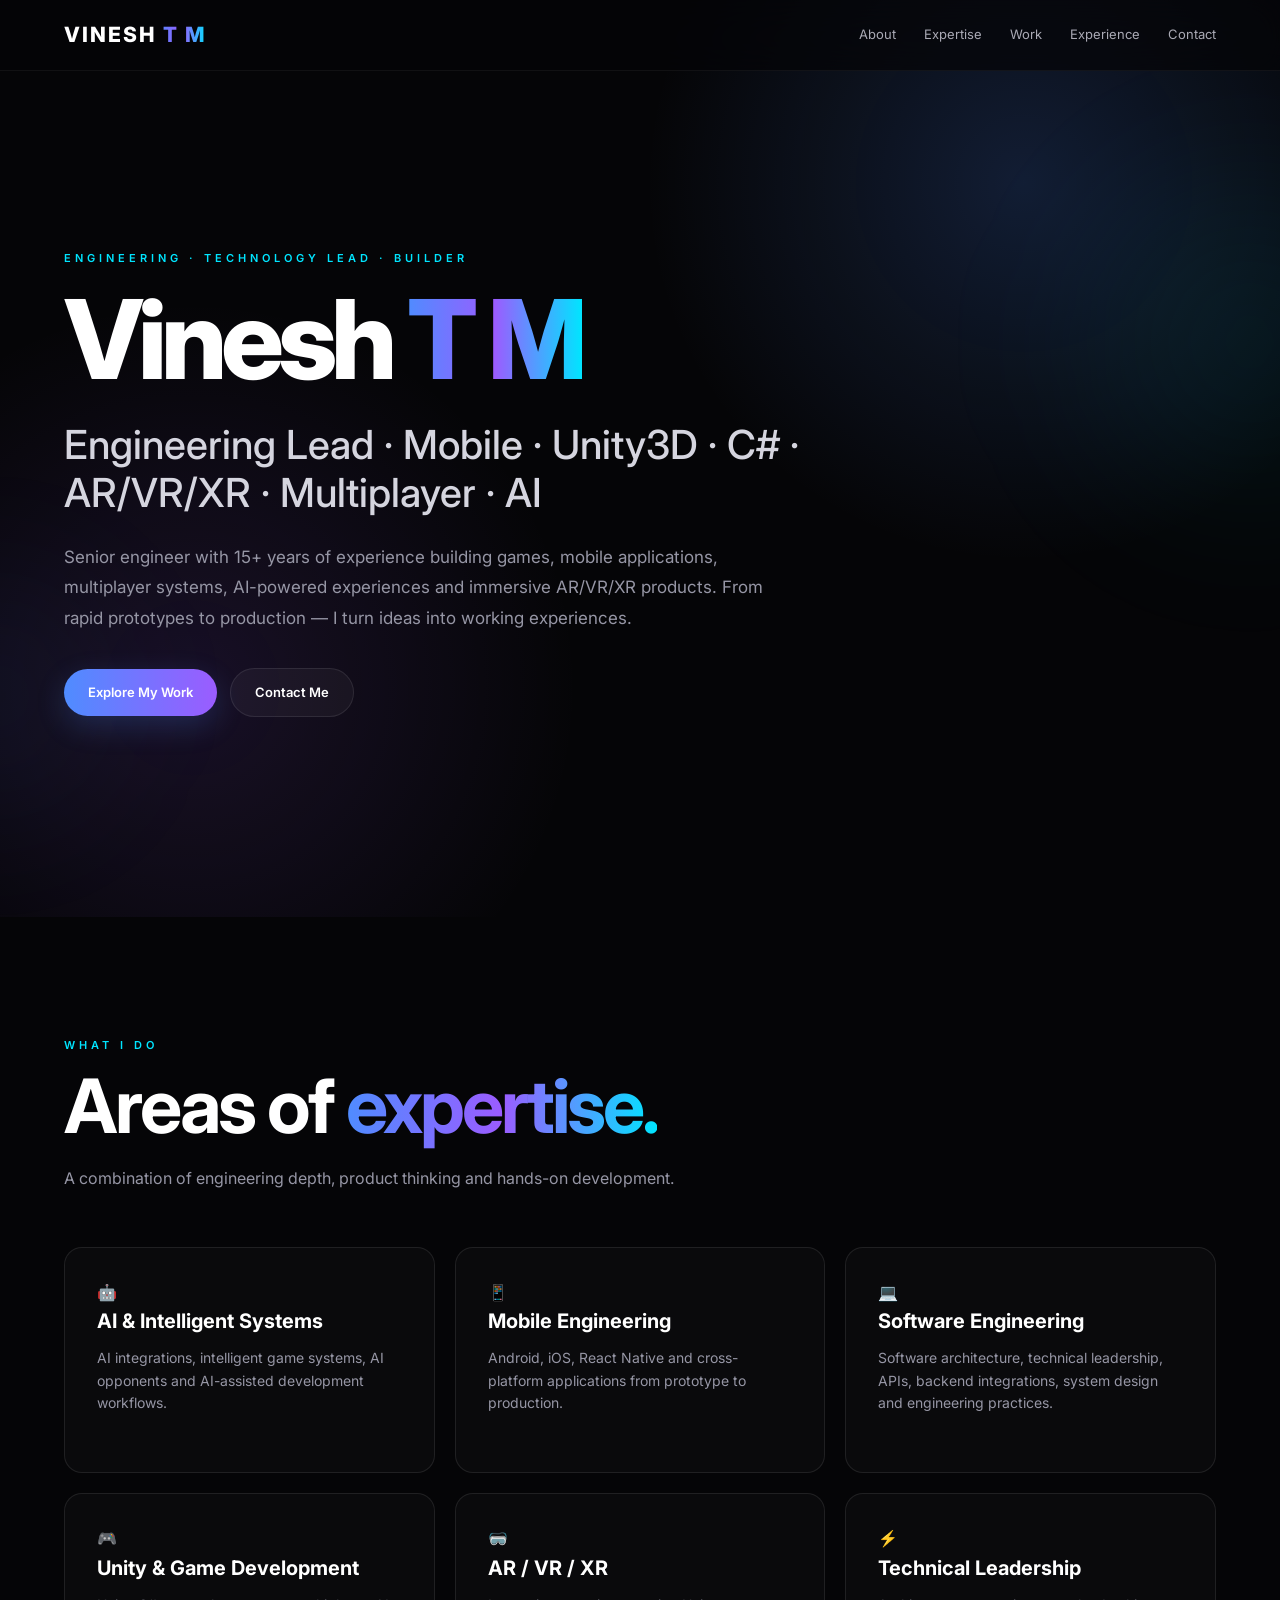
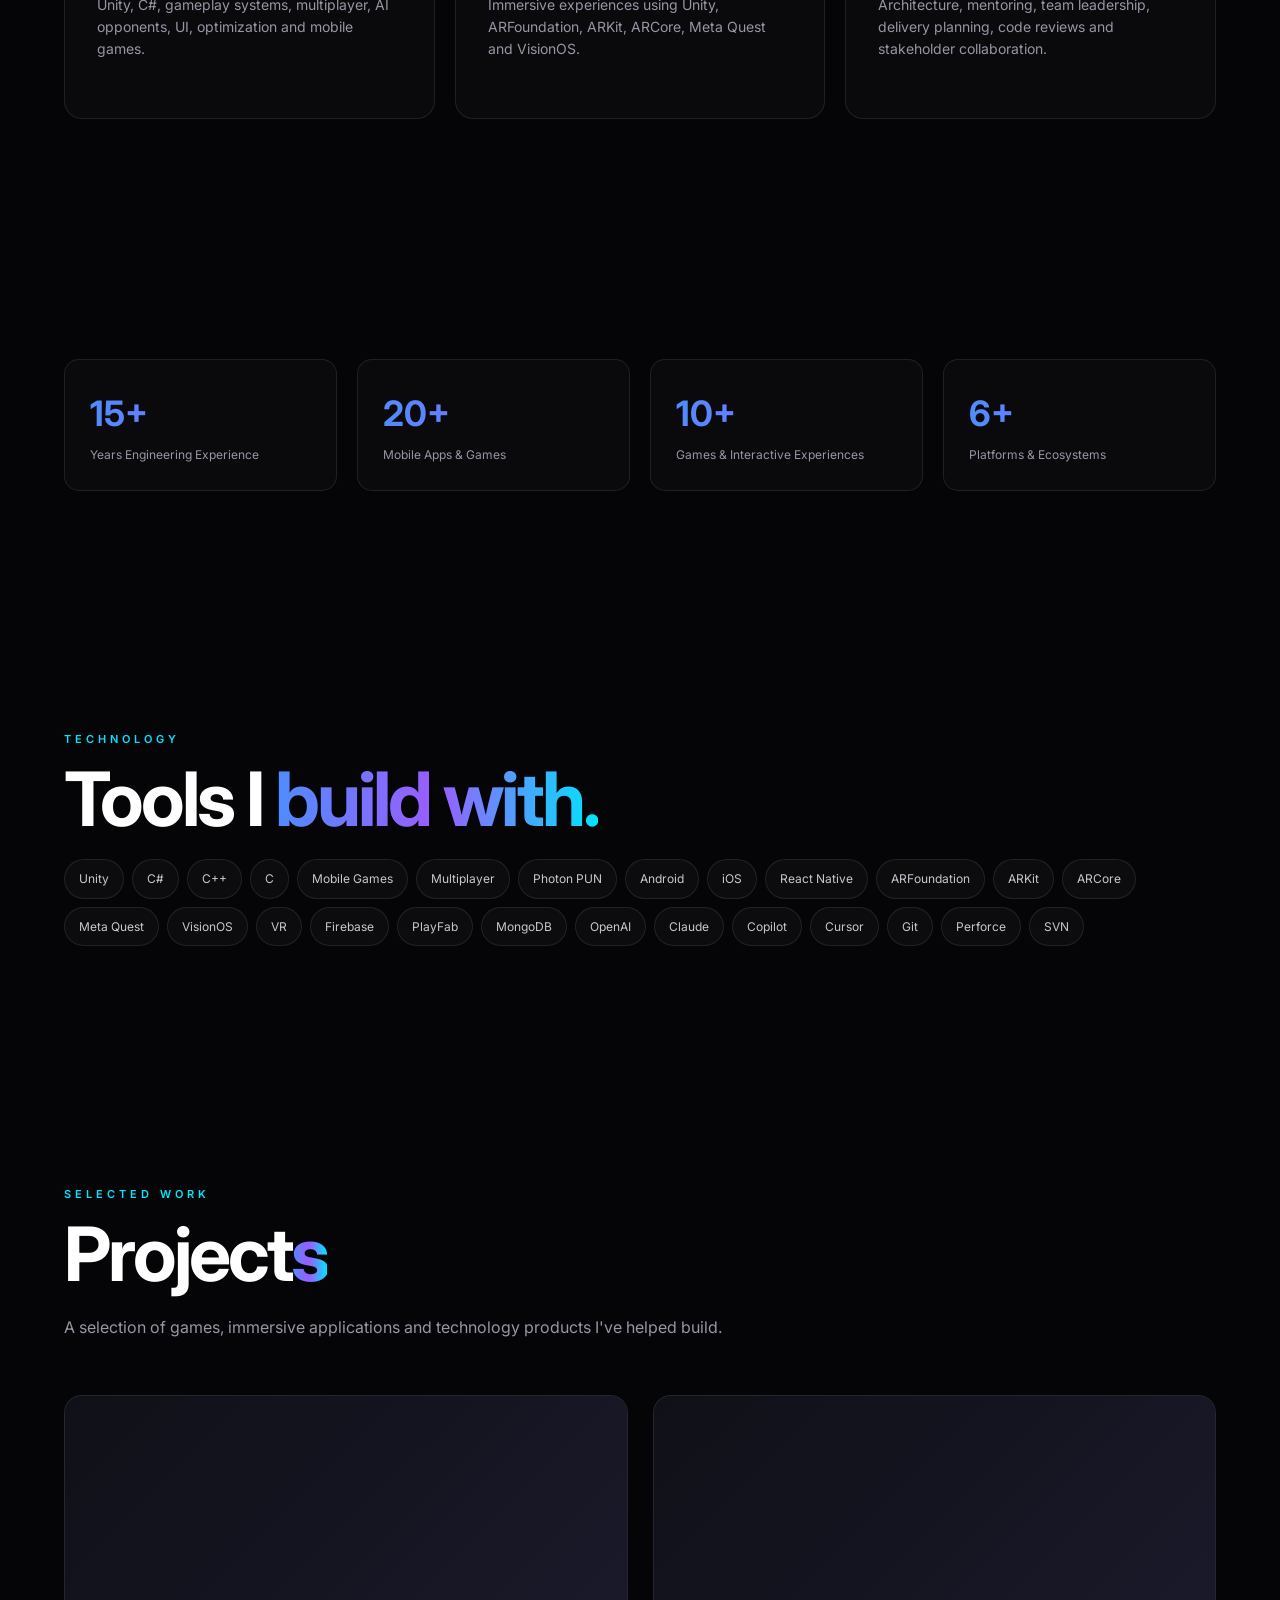
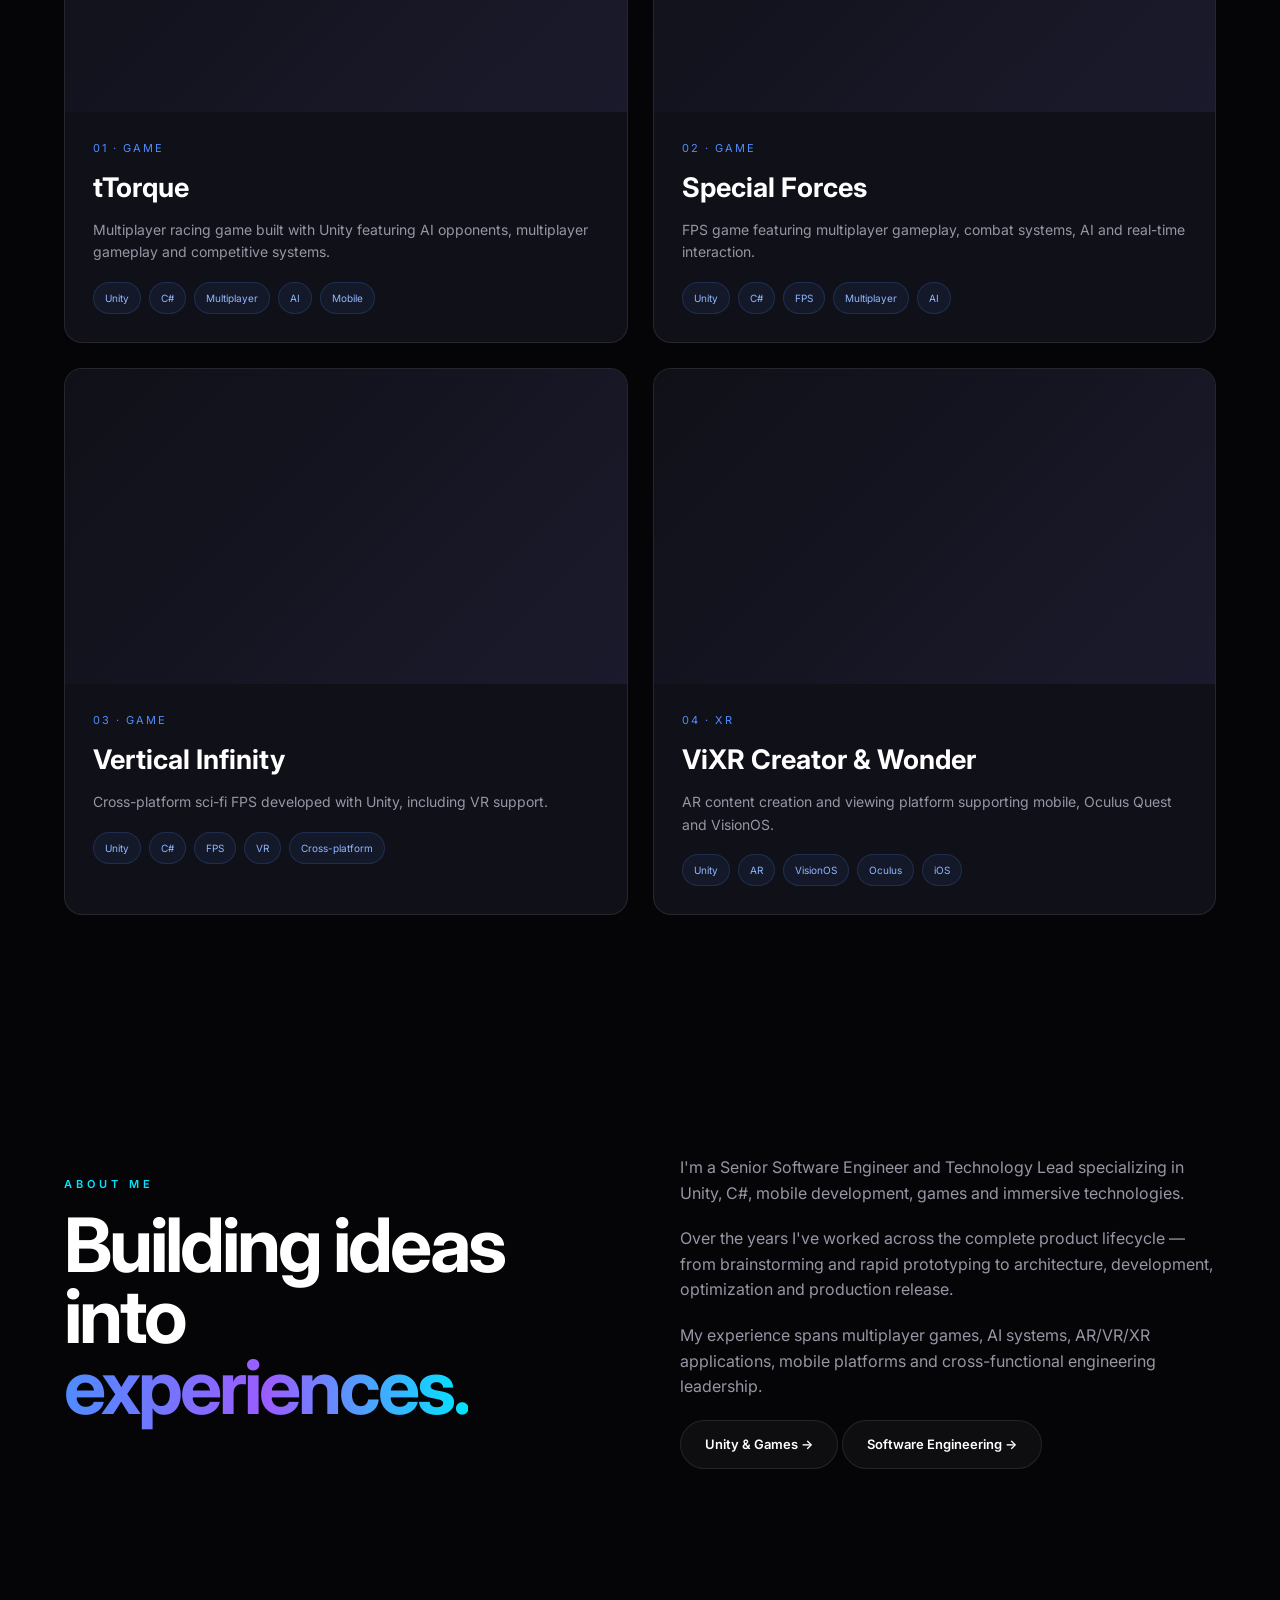
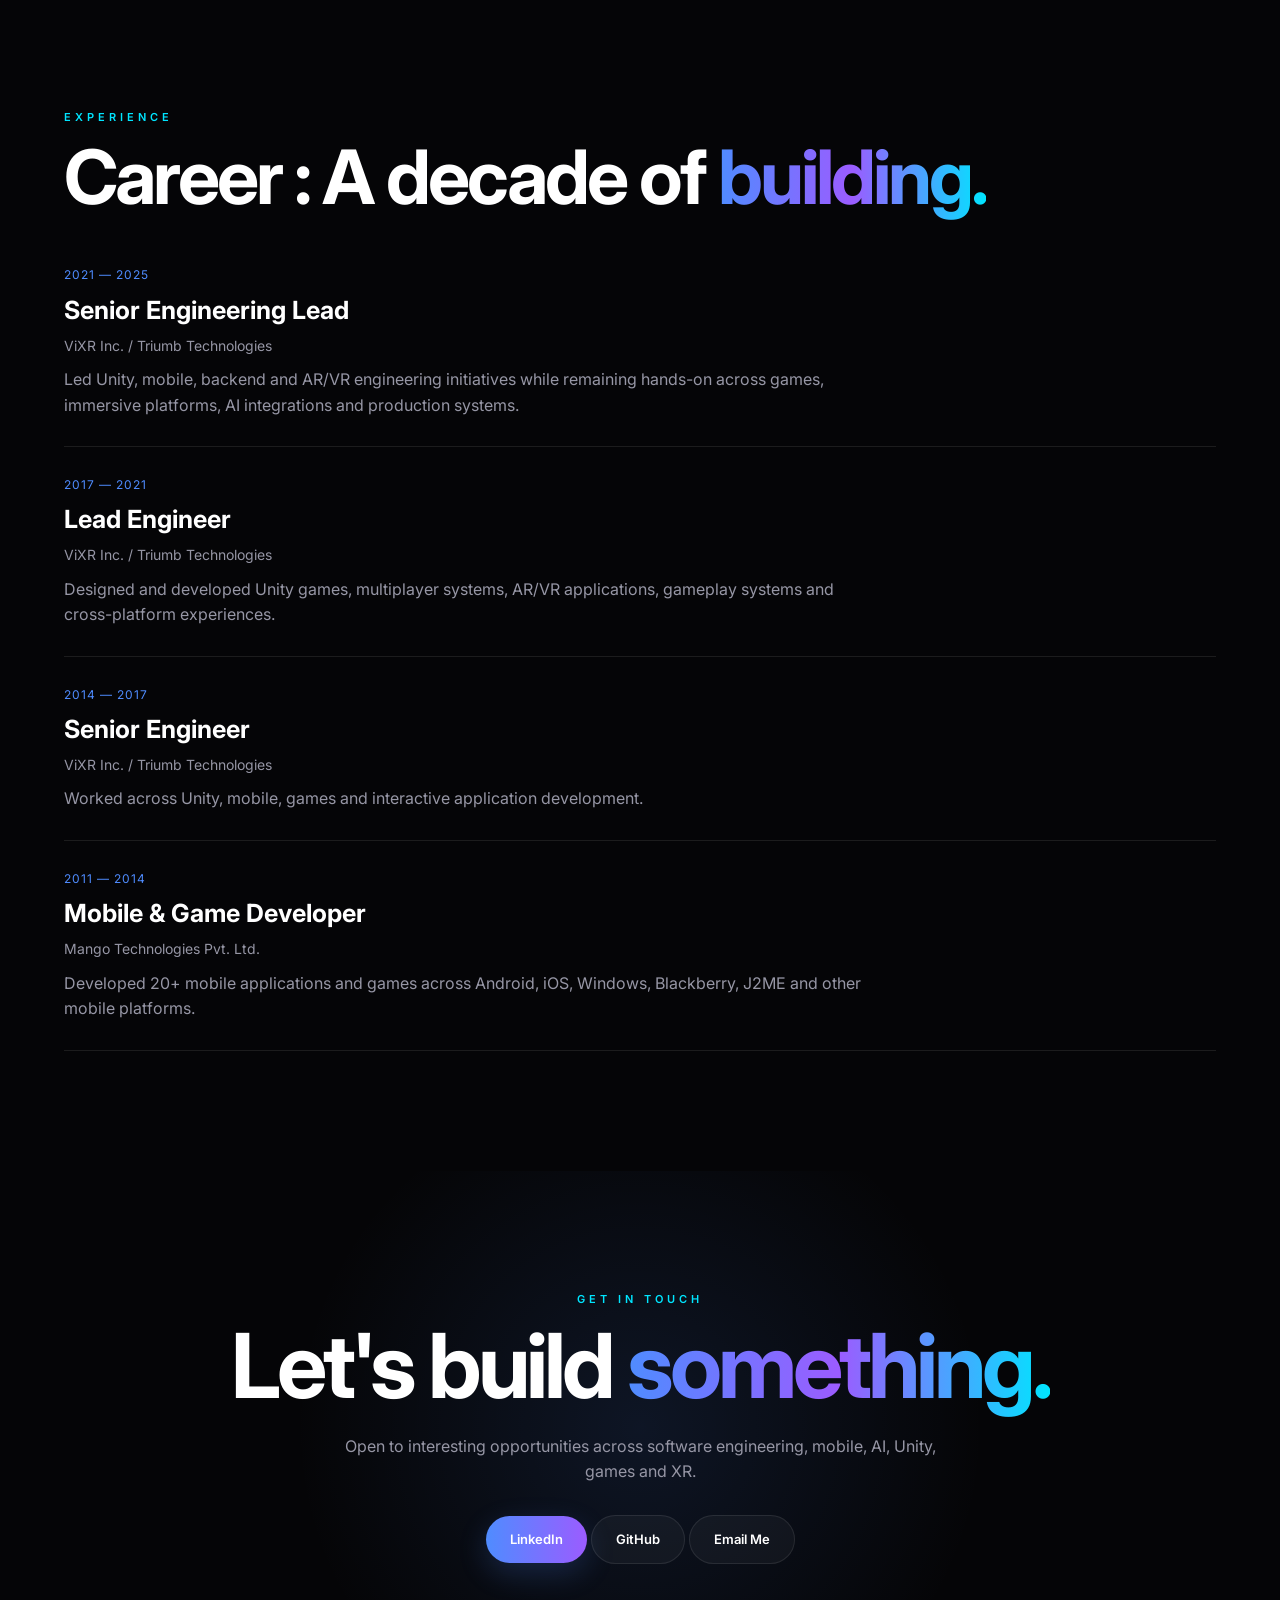
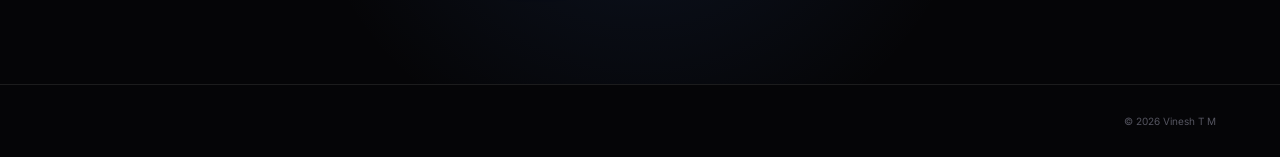
<file: page/ai/index.html>
<!doctype html>
<html lang="en">
  <head>
    <meta charset="UTF-8" />
    <meta name="viewport" content="width=device-width, initial-scale=1.0" />
    <meta
      name="description"
      content="Vinesh T M — Senior Software Engineer, Unity Developer, Mobile Architect and Technology Lead specializing in games, AI, mobile and XR."
    />

    <!-- Google Font -->
    <link rel="preconnect" href="https://fonts.googleapis.com" />
    <link rel="preconnect" href="https://fonts.gstatic.com" crossorigin />
    <link
      href="https://fonts.googleapis.com/css2?family=Inter:wght@400;500;600;700;800&display=swap"
      rel="stylesheet"
    />

    <!-- Shared Portfolio CSS -->
    <link rel="stylesheet" href="../../css/styles.css" />

    <title>
      Vinesh T M | Senior Software Engineer · Unity · Games · AI · XR
    </title>
  </head>

  <body>
    <!-- =====================================================
     NAVIGATION
     ===================================================== -->

    <header class="navbar">
      <div class="nav-container">
        <a href="./" class="logo">
          VINESH<span class="gradient-text"> T M</span>
        </a>

        <nav class="nav-links" aria-label="Main navigation">
          <a href="#about">About</a>

          <a href="#expertise">Expertise</a>

          <a href="#projects">Work</a>

          <a href="#experience"> Experience </a>

          <a href="#contact">Contact</a>
        </nav>
      </div>
    </header>

    <!-- =====================================================
     HOME
     ===================================================== -->

    <main>
      <section class="home">
        <div class="home-glow home-glow-one"></div>
        <div class="home-glow home-glow-two"></div>

        <div class="container">
          <div class="home-content">
            <div class="eyebrow">ENGINEERING · TECHNOLOGY LEAD · BUILDER</div>

            <h1 class="home-title">
              Vinesh

              <span class="gradient-text"> T M </span>
            </h1>

            <h2 class="home-role">
              Engineering Lead · Mobile · Unity3D · C# · AR/VR/XR · Multiplayer
              · AI
            </h2>

            <p class="home-description">
              Senior engineer with 15+ years of experience building games,
              mobile applications, multiplayer systems, AI-powered experiences
              and immersive AR/VR/XR products. From rapid prototypes to
              production — I turn ideas into working experiences.
            </p>

            <div class="home-actions">
              <a href="#work" class="btn btn-primary"> Explore My Work </a>

              <a href="#contact" class="btn btn-secondary"> Contact Me </a>
            </div>
          </div>
        </div>
      </section>

      <!-- =====================================================
     EXPERTISE
     ===================================================== -->

      <section id="expertise">
        <div class="container">
          <div class="section-label">What I Do</div>

          <h2 class="section-title">
            Areas of <span class="gradient-text"> expertise.</span>
          </h2>

          <p class="section-description">
            A combination of engineering depth, product thinking and hands-on
            development.
          </p>

          <div class="card-grid">
            <!-- AI -->

            <div class="card">
              <div class="card-icon">🤖</div>

              <h3>AI & Intelligent Systems</h3>

              <p>
                AI integrations, intelligent game systems, AI opponents and
                AI-assisted development workflows.
              </p>
            </div>

            <!-- MOBILE -->

            <div class="card">
              <div class="card-icon">📱</div>

              <h3>Mobile Engineering</h3>

              <p>
                Android, iOS, React Native and cross-platform applications from
                prototype to production.
              </p>

              <br />

              <!-- <a href="mobile/" class="btn btn-secondary">
                View Mobile Portfolio →
              </a> -->
            </div>

            <!-- SOFTWARE -->

            <div class="card">
              <div class="card-icon">💻</div>

              <h3>Software Engineering</h3>

              <p>
                Software architecture, technical leadership, APIs, backend
                integrations, system design and engineering practices.
              </p>

              <br />

              <!-- <a href="software/" class="btn btn-secondary">
                View Software Portfolio →
              </a> -->
            </div>

            <!-- UNITY -->

            <div class="card">
              <div class="card-icon">🎮</div>

              <h3>Unity & Game Development</h3>

              <p>
                Unity, C#, gameplay systems, multiplayer, AI opponents, UI,
                optimization and mobile games.
              </p>

              <br />

              <!-- <a href="unity/" class="btn btn-secondary">
                View Unity Portfolio →
              </a> -->
            </div>

            <!-- XR -->

            <div class="card">
              <div class="card-icon">🥽</div>

              <h3>AR / VR / XR</h3>

              <p>
                Immersive experiences using Unity, ARFoundation, ARKit, ARCore,
                Meta Quest and VisionOS.
              </p>

              <br />

              <!-- <a href="xr/" class="btn btn-secondary"> View XR Portfolio → </a> -->
            </div>

            <!-- LEADERSHIP -->

            <div class="card">
              <div class="card-icon">⚡</div>

              <h3>Technical Leadership</h3>

              <p>
                Architecture, mentoring, team leadership, delivery planning,
                code reviews and stakeholder collaboration.
              </p>
            </div>
          </div>
        </div>
      </section>

      <!-- =====================================================
     STATS
     ===================================================== -->

      <section>
        <div class="container">
          <div class="stats">
            <div class="stat">
              <div class="stat-number">15+</div>

              <div class="stat-label">Years Engineering Experience</div>
            </div>

            <div class="stat">
              <div class="stat-number">20+</div>

              <div class="stat-label">Mobile Apps & Games</div>
            </div>

            <div class="stat">
              <div class="stat-number">10+</div>

              <div class="stat-label">Games & Interactive Experiences</div>
            </div>

            <div class="stat">
              <div class="stat-number">6+</div>

              <div class="stat-label">Platforms & Ecosystems</div>
            </div>
          </div>
        </div>
      </section>

      <!-- =====================================================
     SKILLS
     ===================================================== -->

      <section>
        <div class="container">
          <div class="section-label">Technology</div>

          <h2 class="section-title">
            Tools I
            <span class="gradient-text"> build with.</span>
          </h2>

          <div class="skills">
            <span class="skill">Unity</span>
            <span class="skill">C#</span>
            <span class="skill">C++</span>
            <span class="skill">C</span>

            <span class="skill">Mobile Games</span>
            <span class="skill">Multiplayer</span>
            <span class="skill">Photon PUN</span>

            <span class="skill">Android</span>
            <span class="skill">iOS</span>
            <span class="skill">React Native</span>

            <span class="skill">ARFoundation</span>
            <span class="skill">ARKit</span>
            <span class="skill">ARCore</span>

            <span class="skill">Meta Quest</span>
            <span class="skill">VisionOS</span>
            <span class="skill">VR</span>

            <span class="skill">Firebase</span>
            <span class="skill">PlayFab</span>
            <span class="skill">MongoDB</span>

            <span class="skill">OpenAI</span>
            <span class="skill">Claude</span>
            <span class="skill">Copilot</span>
            <span class="skill">Cursor</span>

            <span class="skill">Git</span>
            <span class="skill">Perforce</span>
            <span class="skill">SVN</span>
          </div>
        </div>
      </section>

      <!-- =====================================================
     FEATURED PROJECTS
     ===================================================== -->

      <section id="projects">
        <div class="container">
          <div class="section-label">Selected Work</div>

          <h2 class="section-title">
            Project<span class="gradient-text">s</span>
          </h2>

          <p class="section-description">
            A selection of games, immersive applications and technology products
            I've helped build.
          </p>

          <div class="project-grid">
            <!-- PROJECT 1 -->

            <article class="project-card">
              <div class="project-media">
                <!-- Replace XYZ with your YouTube video ID -->

                <iframe
                  src="https://www.youtube.com/embed/YdUncMF1l7g"
                  title="tTorque Multiplayer Racing Game"
                  allowfullscreen
                >
                </iframe>
              </div>

              <div class="project-content">
                <div class="project-number">01 · GAME</div>

                <h3 class="project-title">tTorque</h3>

                <p class="project-description">
                  Multiplayer racing game built with Unity featuring AI
                  opponents, multiplayer gameplay and competitive systems.
                </p>

                <div class="tags">
                  <span class="tag">Unity</span>
                  <span class="tag">C#</span>
                  <span class="tag">Multiplayer</span>
                  <span class="tag">AI</span>
                  <span class="tag">Mobile</span>
                </div>
              </div>
            </article>

            <!-- PROJECT 2 -->

            <article class="project-card">
              <div class="project-media">
                <iframe
                  src="https://www.youtube.com/embed/8qWvjTP-21s"
                  title="Special Forces FPS"
                  allowfullscreen
                >
                </iframe>
              </div>

              <div class="project-content">
                <div class="project-number">02 · GAME</div>

                <h3 class="project-title">Special Forces</h3>

                <p class="project-description">
                  FPS game featuring multiplayer gameplay, combat systems, AI
                  and real-time interaction.
                </p>

                <div class="tags">
                  <span class="tag">Unity</span>
                  <span class="tag">C#</span>
                  <span class="tag">FPS</span>
                  <span class="tag">Multiplayer</span>
                  <span class="tag">AI</span>
                </div>
              </div>
            </article>

            <!-- PROJECT 3 -->

            <article class="project-card">
              <div class="project-media">
                <iframe
                  src="https://www.youtube.com/embed/Nxcseq4vjLg"
                  title="Vertical Infinity"
                  allowfullscreen
                >
                </iframe>
              </div>

              <div class="project-content">
                <div class="project-number">03 · GAME</div>

                <h3 class="project-title">Vertical Infinity</h3>

                <p class="project-description">
                  Cross-platform sci-fi FPS developed with Unity, including VR
                  support.
                </p>

                <div class="tags">
                  <span class="tag">Unity</span>
                  <span class="tag">C#</span>
                  <span class="tag">FPS</span>
                  <span class="tag">VR</span>
                  <span class="tag">Cross-platform</span>
                </div>
              </div>
            </article>

            <!-- PROJECT 4 -->

            <article class="project-card">
              <div class="project-media">
                <iframe
                  src="https://www.youtube.com/embed/S6KToOFx0Uw"
                  title="ViXR Creator & Wonder"
                  allowfullscreen
                >
                </iframe>
              </div>

              <div class="project-content">
                <div class="project-number">04 · XR</div>

                <h3 class="project-title">ViXR Creator & Wonder</h3>

                <p class="project-description">
                  AR content creation and viewing platform supporting mobile,
                  Oculus Quest and VisionOS.
                </p>

                <div class="tags">
                  <span class="tag">Unity</span>
                  <span class="tag">AR</span>
                  <span class="tag">VisionOS</span>
                  <span class="tag">Oculus</span>
                  <span class="tag">iOS</span>
                </div>
              </div>
            </article>
          </div>
        </div>
      </section>

      <!-- =====================================================
     ABOUT
     ===================================================== -->

      <section id="about">
        <div class="container">
          <div class="about-grid">
            <div>
              <div class="section-label">About Me</div>

              <h2 class="section-title">
                Building ideas<br />
                into <span class="gradient-text"> experiences.</span>
              </h2>
            </div>

            <div class="about-text">
              <p>
                I'm a Senior Software Engineer and Technology Lead specializing
                in Unity, C#, mobile development, games and immersive
                technologies.
              </p>

              <p>
                Over the years I've worked across the complete product lifecycle
                — from brainstorming and rapid prototyping to architecture,
                development, optimization and production release.
              </p>

              <p>
                My experience spans multiplayer games, AI systems, AR/VR/XR
                applications, mobile platforms and cross-functional engineering
                leadership.
              </p>

              <div class="button-group">
                <a href="unity/" class="btn btn-secondary"> Unity & Games → </a>

                <a href="software/" class="btn btn-secondary">
                  Software Engineering →
                </a>
              </div>
            </div>
          </div>
        </div>
      </section>

      <!-- =========================================================
     EXPERIENCE
     ========================================================= -->

      <section>
        <div id="experience" class="container">
          <div class="section-label">Experience</div>

          <h2 class="section-title">
            Career : A decade of
            <span class="gradient-text"> building.</span>
          </h2>

          <div class="experience-item">
            <div class="experience-date">2021 — 2025</div>

            <h3>Senior Engineering Lead</h3>

            <div class="experience-company">
              ViXR Inc. / Triumb Technologies
            </div>

            <p>
              Led Unity, mobile, backend and AR/VR engineering initiatives while
              remaining hands-on across games, immersive platforms, AI
              integrations and production systems.
            </p>
          </div>

          <div class="experience-item">
            <div class="experience-date">2017 — 2021</div>

            <h3>Lead Engineer</h3>

            <div class="experience-company">
              ViXR Inc. / Triumb Technologies
            </div>

            <p>
              Designed and developed Unity games, multiplayer systems, AR/VR
              applications, gameplay systems and cross-platform experiences.
            </p>
          </div>

          <div class="experience-item">
            <div class="experience-date">2014 — 2017</div>

            <h3>Senior Engineer</h3>

            <div class="experience-company">
              ViXR Inc. / Triumb Technologies
            </div>

            <p>
              Worked across Unity, mobile, games and interactive application
              development.
            </p>
          </div>

          <div class="experience-item">
            <div class="experience-date">2011 — 2014</div>

            <h3>Mobile & Game Developer</h3>

            <div class="experience-company">Mango Technologies Pvt. Ltd.</div>

            <p>
              Developed 20+ mobile applications and games across Android, iOS,
              Windows, Blackberry, J2ME and other mobile platforms.
            </p>
          </div>
        </div>
      </section>

      <!-- =========================================================
     CONTACT
     ========================================================= -->

      <section id="contact" class="contact">
        <div class="container">
          <div class="section-label">Get In Touch</div>

          <h2 class="contact-title">
            Let's build
            <span class="gradient-text"> something.</span>
          </h2>

          <p class="contact-description">
            Open to interesting opportunities across software engineering,
            mobile, AI, Unity, games and XR.
          </p>

          <div class="button-group" style="justify-content: center">
            <a
              href="https://www.linkedin.com/in/vineshtm/"
              target="_blank"
              class="btn btn-primary"
            >
              LinkedIn
            </a>

            <a
              href="https://vineshtm.github.io/"
              target="_blank"
              class="btn btn-secondary"
            >
              GitHub
            </a>

            <a
              href="mailto:tmvinesh.007.mobile@gmail.com"
              class="btn btn-secondary"
            >
              Email Me
            </a>
          </div>
        </div>
      </section>
    </main>

    <!-- =========================================================
     FOOTER
     ========================================================= -->

    <!-- <footer>© 2026 Vinesh T M · Senior Unity Developer</footer> -->
    <footer>
      <div class="container">
        <div class="footer-content">
          <div class="footer-links">
            <!-- <a href="mailto:tmvinesh.007.mobile@gmail.com"> Email </a>

            <a
              href="https://vineshtm.github.io/"
              target="_blank"
              rel="noopener noreferrer"
            >
              GitHub
            </a>

            <a
              href="https://www.linkedin.com/in/vineshtm/"
              target="_blank"
              rel="noopener noreferrer"
            >
              LinkedIn
            </a> -->
          </div>

          <div class="footer-copy">
            © <span id="year">2026</span> Vinesh T M
          </div>
        </div>
      </div>
    </footer>

    <!-- =====================================================
         JAVASCRIPT
    ====================================================== -->

    <script>
      document.getElementById("year").textContent = new Date().getFullYear();
    </script>
  </body>
</html>
</file>
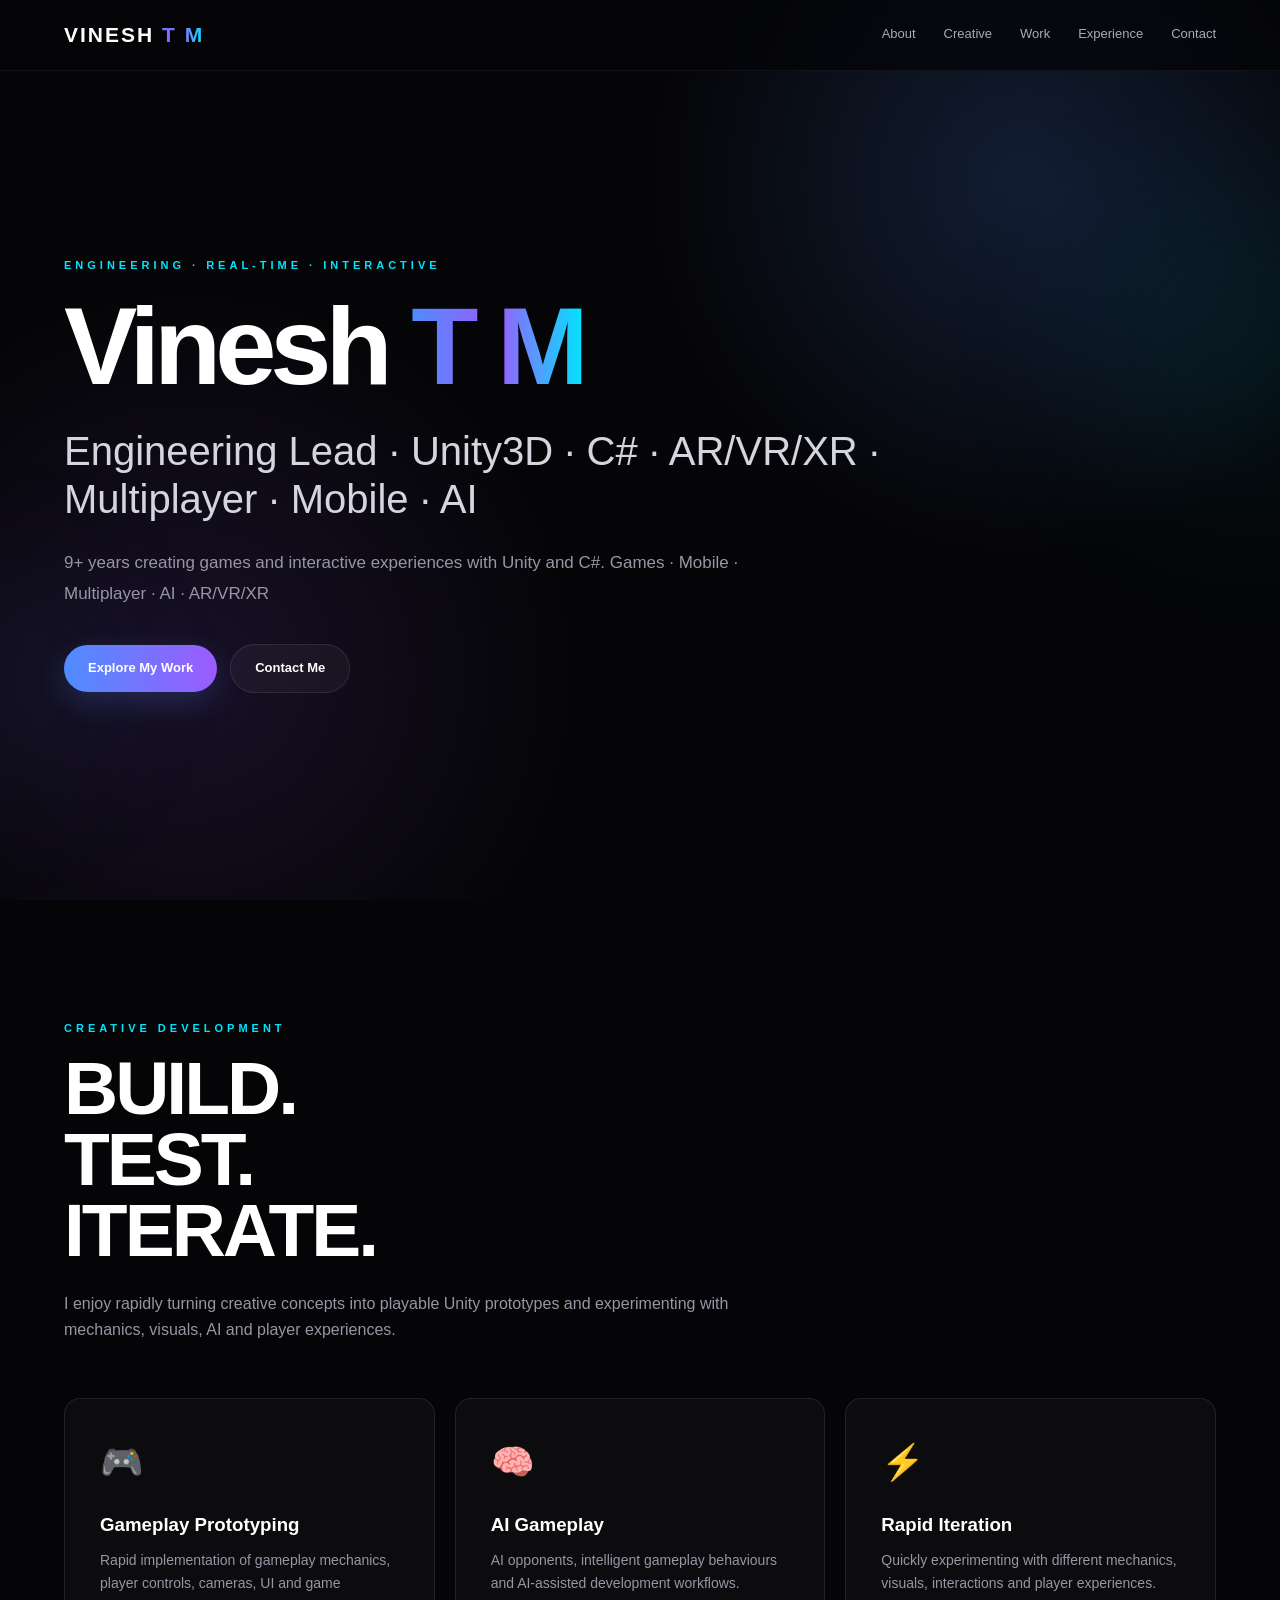
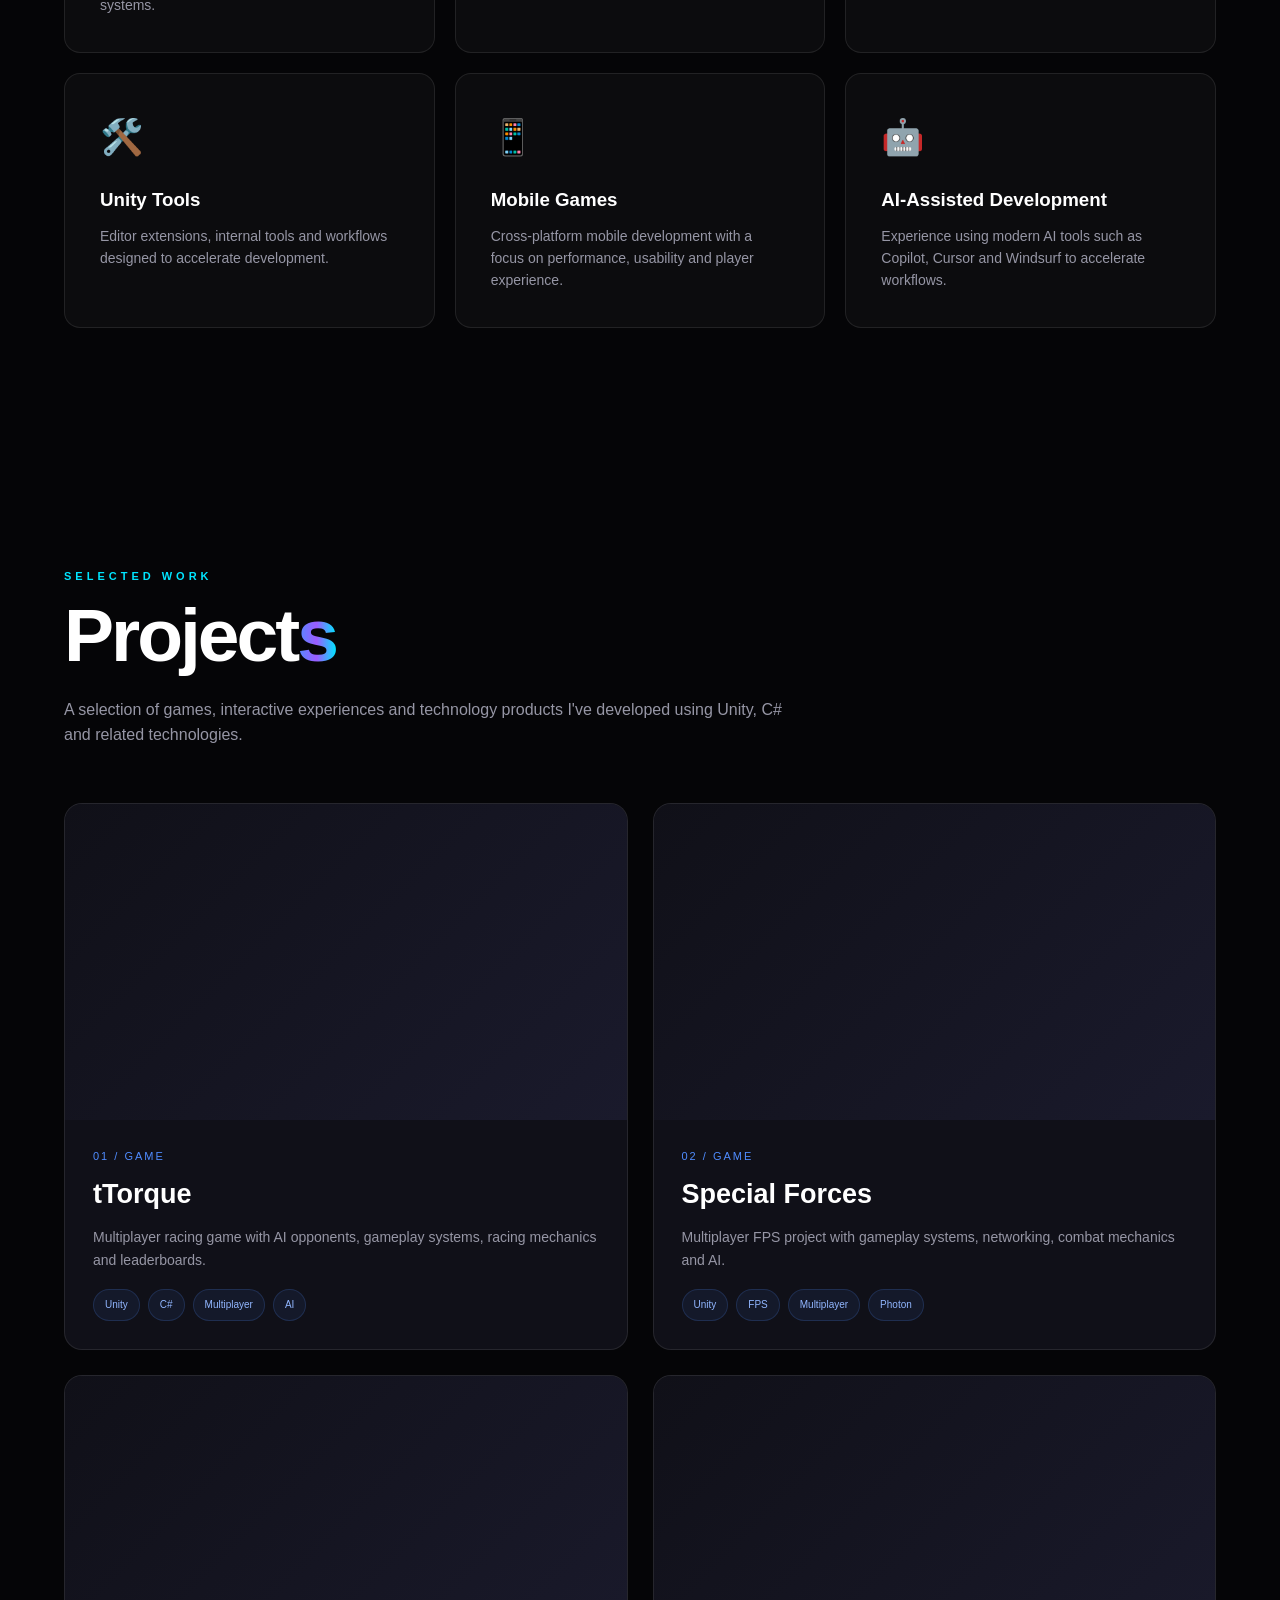
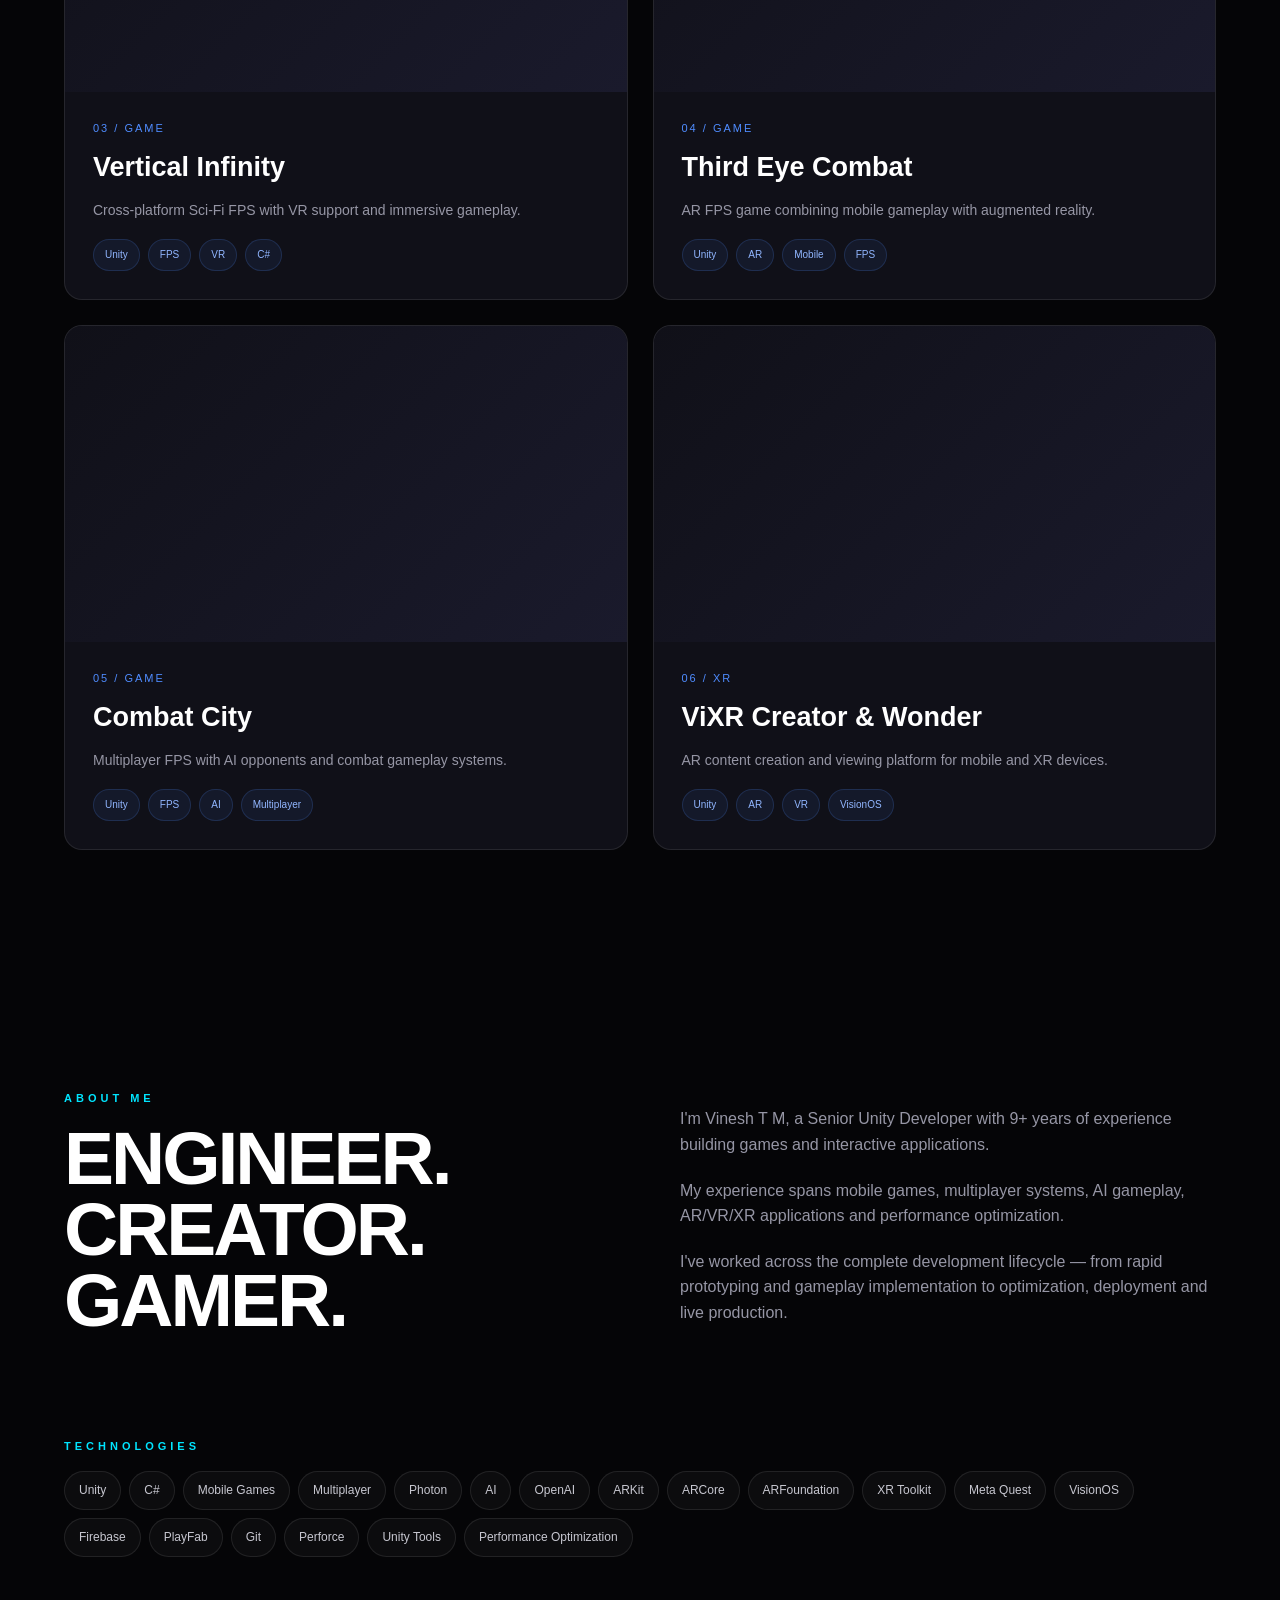
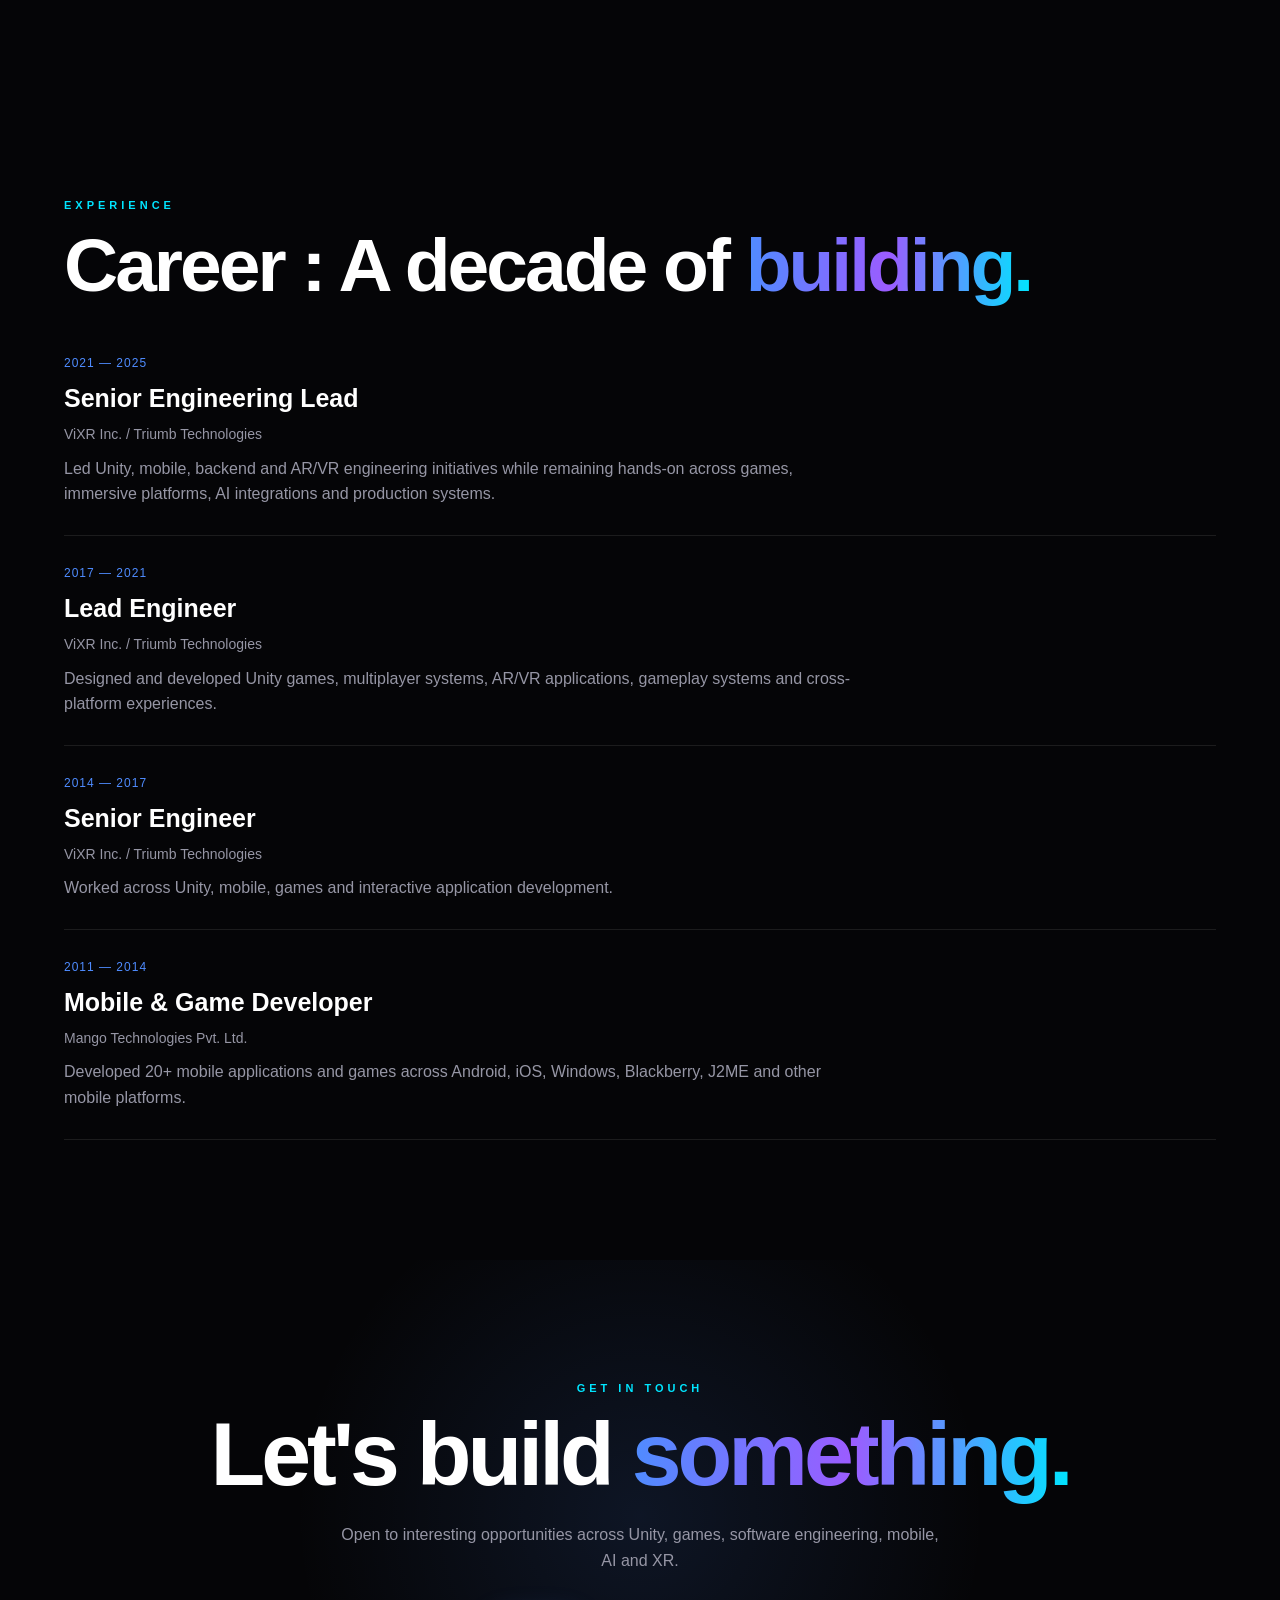
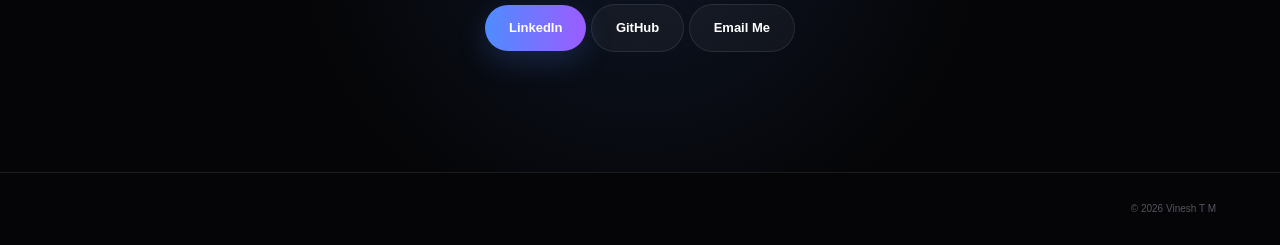
<file: page/games/index.html>
<!doctype html>
<html lang="en">
  <head>
    <meta charset="UTF-8" />
    <meta name="viewport" content="width=device-width, initial-scale=1.0" />
    <meta
      name="description"
      content="Vinesh T M - Senior Unity Developer specializing in games, mobile, multiplayer, AI and AR/VR/XR."
    />

    <link rel="stylesheet" href="../../css/styles.css" />

    <title>Vinesh T M | Senior Unity Developer</title>
  </head>

  <body>
    <!-- =========================================================
     NAVIGATION
     ========================================================= -->

    <header class="navbar">
      <div class="nav-container">
        <a href="./" class="logo">
          VINESH<span class="gradient-text"> T M</span>
        </a>

        <nav class="nav-links" aria-label="Main navigation">
          <a href="#about">About</a>

          <a href="#creative">Creative</a>

          <a href="#work">Work</a>

          <a href="#experience"> Experience </a>

          <a href="#contact">Contact</a>
        </nav>
      </div>
    </header>

    <!-- =========================================================
     HOME
     ========================================================= -->

    <section class="home">
      <div class="home-glow home-glow-one"></div>
      <div class="home-glow home-glow-two"></div>

      <div class="container">
        <div class="home-content">
          <div class="eyebrow">ENGINEERING · REAL-TIME · INTERACTIVE</div>

          <h1 class="home-title">
            Vinesh

            <span class="gradient-text"> T M </span>
          </h1>

          <h2 class="home-role">
            Engineering Lead · Unity3D · C# · AR/VR/XR · Multiplayer · Mobile ·
            AI
          </h2>

          <p class="home-description">
            9+ years creating games and interactive experiences with Unity and
            C#. Games · Mobile · Multiplayer · AI · AR/VR/XR
          </p>

          <div class="home-actions">
            <a href="#work" class="btn btn-primary"> Explore My Work </a>

            <a href="#contact" class="btn btn-secondary"> Contact Me </a>
          </div>
        </div>
      </div>
    </section>

    <!-- =========================================================
     CREATIVE DEVELOPMENT
     ========================================================= -->

    <section id="creative" class="creative">
      <div class="container">
        <div class="section-label">Creative Development</div>

        <h2 class="section-title">
          BUILD.<br />
          TEST.<br />
          ITERATE.
        </h2>

        <p class="section-description">
          I enjoy rapidly turning creative concepts into playable Unity
          prototypes and experimenting with mechanics, visuals, AI and player
          experiences.
        </p>

        <div class="creative-grid">
          <div class="creative-card">
            <div class="creative-icon">🎮</div>

            <h3>Gameplay Prototyping</h3>

            <p>
              Rapid implementation of gameplay mechanics, player controls,
              cameras, UI and game systems.
            </p>
          </div>

          <div class="creative-card">
            <div class="creative-icon">🧠</div>

            <h3>AI Gameplay</h3>

            <p>
              AI opponents, intelligent gameplay behaviours and AI-assisted
              development workflows.
            </p>
          </div>

          <div class="creative-card">
            <div class="creative-icon">⚡</div>

            <h3>Rapid Iteration</h3>

            <p>
              Quickly experimenting with different mechanics, visuals,
              interactions and player experiences.
            </p>
          </div>

          <div class="creative-card">
            <div class="creative-icon">🛠️</div>

            <h3>Unity Tools</h3>

            <p>
              Editor extensions, internal tools and workflows designed to
              accelerate development.
            </p>
          </div>

          <div class="creative-card">
            <div class="creative-icon">📱</div>

            <h3>Mobile Games</h3>

            <p>
              Cross-platform mobile development with a focus on performance,
              usability and player experience.
            </p>
          </div>

          <div class="creative-card">
            <div class="creative-icon">🤖</div>

            <h3>AI-Assisted Development</h3>

            <p>
              Experience using modern AI tools such as Copilot, Cursor and
              Windsurf to accelerate workflows.
            </p>
          </div>
        </div>
      </div>
    </section>

    <!-- =========================================================
     SELECTED WORK
     ========================================================= -->

    <section id="work">
      <div class="container">
        <div class="section-label">Selected Work</div>

        <h2 class="section-title">
          Project<span class="gradient-text">s</span>
        </h2>

        <p class="section-description">
          A selection of games, interactive experiences and technology products
          I've developed using Unity, C# and related technologies.
        </p>

        <div class="project-grid">
          <!-- PROJECT 01 -->

          <article class="project-card">
            <div class="project-media">
              <!-- REPLACE VIDEO_ID WITH YOUR YOUTUBE VIDEO ID -->

              <iframe
                src="https://www.youtube.com/embed/YdUncMF1l7g"
                title="tTorque"
                allowfullscreen
              >
              </iframe>
            </div>

            <div class="project-content">
              <div class="project-number">01 / GAME</div>

              <h3 class="project-title">tTorque</h3>

              <p class="project-description">
                Multiplayer racing game with AI opponents, gameplay systems,
                racing mechanics and leaderboards.
              </p>

              <div class="tags">
                <span class="tag"> Unity </span>

                <span class="tag"> C# </span>

                <span class="tag"> Multiplayer </span>

                <span class="tag"> AI </span>
              </div>
            </div>
          </article>

          <!-- PROJECT 02 -->

          <article class="project-card">
            <div class="project-media">
              <iframe
                src="https://www.youtube.com/embed/8qWvjTP-21s"
                title="Special Forces"
                allowfullscreen
              >
              </iframe>
            </div>

            <div class="project-content">
              <div class="project-number">02 / GAME</div>

              <h3 class="project-title">Special Forces</h3>

              <p class="project-description">
                Multiplayer FPS project with gameplay systems, networking,
                combat mechanics and AI.
              </p>

              <div class="tags">
                <span class="tag"> Unity </span>

                <span class="tag"> FPS </span>

                <span class="tag"> Multiplayer </span>

                <span class="tag"> Photon </span>
              </div>
            </div>
          </article>

          <!-- PROJECT 03 -->

          <article class="project-card">
            <div class="project-media">
              <iframe
                src="https://www.youtube.com/embed/Nxcseq4vjLg"
                title="Vertical Infinity"
                allowfullscreen
              >
              </iframe>
            </div>

            <div class="project-content">
              <div class="project-number">03 / GAME</div>

              <h3 class="project-title">Vertical Infinity</h3>

              <p class="project-description">
                Cross-platform Sci-Fi FPS with VR support and immersive
                gameplay.
              </p>

              <div class="tags">
                <span class="tag"> Unity </span>

                <span class="tag"> FPS </span>

                <span class="tag"> VR </span>

                <span class="tag"> C# </span>
              </div>
            </div>
          </article>

          <!-- PROJECT 04 -->

          <article class="project-card">
            <div class="project-media">
              <iframe
                src="https://www.youtube.com/embed/o2YaZEZoZ-Y"
                title="Third Eye Combat"
                allowfullscreen
              >
              </iframe>
            </div>

            <div class="project-content">
              <div class="project-number">04 / GAME</div>

              <h3 class="project-title">Third Eye Combat</h3>

              <p class="project-description">
                AR FPS game combining mobile gameplay with augmented reality.
              </p>

              <div class="tags">
                <span class="tag"> Unity </span>

                <span class="tag"> AR </span>

                <span class="tag"> Mobile </span>

                <span class="tag"> FPS </span>
              </div>
            </div>
          </article>

          <!-- PROJECT 05 -->

          <article class="project-card">
            <div class="project-media">
              <iframe
                src="https://www.youtube.com/embed/8qWvjTP-21s"
                title="Combat City"
                allowfullscreen
              >
              </iframe>
            </div>

            <div class="project-content">
              <div class="project-number">05 / GAME</div>

              <h3 class="project-title">Combat City</h3>

              <p class="project-description">
                Multiplayer FPS with AI opponents and combat gameplay systems.
              </p>

              <div class="tags">
                <span class="tag"> Unity </span>

                <span class="tag"> FPS </span>

                <span class="tag"> AI </span>

                <span class="tag"> Multiplayer </span>
              </div>
            </div>
          </article>

          <!-- PROJECT 06 -->

          <article class="project-card">
            <div class="project-media">
              <iframe
                src="https://www.youtube.com/embed/S6KToOFx0Uw"
                title="ViXR Creator & Wonder"
                allowfullscreen
              >
              </iframe>
            </div>

            <div class="project-content">
              <div class="project-number">06 / XR</div>

              <h3 class="project-title">ViXR Creator & Wonder</h3>

              <p class="project-description">
                AR content creation and viewing platform for mobile and XR
                devices.
              </p>

              <div class="tags">
                <span class="tag"> Unity </span>

                <span class="tag"> AR </span>

                <span class="tag"> VR </span>

                <span class="tag"> VisionOS </span>
              </div>
            </div>
          </article>
        </div>
      </div>
    </section>

    <!-- =========================================================
     ABOUT
     ========================================================= -->

    <section id="about" class="about">
      <div class="container">
        <div class="about-grid">
          <div>
            <div class="section-label">About Me</div>

            <h2 class="section-title">
              ENGINEER.<br />
              CREATOR.<br />
              GAMER.
            </h2>
          </div>

          <div class="about-text">
            <p>
              I'm Vinesh T M, a Senior Unity Developer with 9+ years of
              experience building games and interactive applications.
            </p>

            <p>
              My experience spans mobile games, multiplayer systems, AI
              gameplay, AR/VR/XR applications and performance optimization.
            </p>

            <p>
              I've worked across the complete development lifecycle — from rapid
              prototyping and gameplay implementation to optimization,
              deployment and live production.
            </p>
          </div>
        </div>

        <br /><br /><br />

        <div class="section-label">Technologies</div>

        <div class="skills">
          <span class="skill">Unity</span>
          <span class="skill">C#</span>
          <span class="skill">Mobile Games</span>
          <span class="skill">Multiplayer</span>
          <span class="skill">Photon</span>
          <span class="skill">AI</span>
          <span class="skill">OpenAI</span>
          <span class="skill">ARKit</span>
          <span class="skill">ARCore</span>
          <span class="skill">ARFoundation</span>
          <span class="skill">XR Toolkit</span>
          <span class="skill">Meta Quest</span>
          <span class="skill">VisionOS</span>
          <span class="skill">Firebase</span>
          <span class="skill">PlayFab</span>
          <span class="skill">Git</span>
          <span class="skill">Perforce</span>
          <span class="skill">Unity Tools</span>
          <span class="skill">Performance Optimization</span>
        </div>
      </div>
    </section>

    <!-- =========================================================
     EXPERIENCE
     ========================================================= -->

    <section>
      <div id="experience" class="container">
        <div class="section-label">Experience</div>

        <h2 class="section-title">
          Career : A decade of
          <span class="gradient-text"> building.</span>
        </h2>

        <div class="experience-item">
          <div class="experience-date">2021 — 2025</div>

          <h3>Senior Engineering Lead</h3>

          <div class="experience-company">ViXR Inc. / Triumb Technologies</div>

          <p>
            Led Unity, mobile, backend and AR/VR engineering initiatives while
            remaining hands-on across games, immersive platforms, AI
            integrations and production systems.
          </p>
        </div>

        <div class="experience-item">
          <div class="experience-date">2017 — 2021</div>

          <h3>Lead Engineer</h3>

          <div class="experience-company">ViXR Inc. / Triumb Technologies</div>

          <p>
            Designed and developed Unity games, multiplayer systems, AR/VR
            applications, gameplay systems and cross-platform experiences.
          </p>
        </div>

        <div class="experience-item">
          <div class="experience-date">2014 — 2017</div>

          <h3>Senior Engineer</h3>

          <div class="experience-company">ViXR Inc. / Triumb Technologies</div>

          <p>
            Worked across Unity, mobile, games and interactive application
            development.
          </p>
        </div>

        <div class="experience-item">
          <div class="experience-date">2011 — 2014</div>

          <h3>Mobile & Game Developer</h3>

          <div class="experience-company">Mango Technologies Pvt. Ltd.</div>

          <p>
            Developed 20+ mobile applications and games across Android, iOS,
            Windows, Blackberry, J2ME and other mobile platforms.
          </p>
        </div>
      </div>
    </section>

    <!-- =========================================================
     CONTACT
     ========================================================= -->

    <section id="contact" class="contact">
      <div class="container">
        <div class="section-label">Get In Touch</div>

        <h2 class="contact-title">
          Let's build
          <span class="gradient-text"> something.</span>
        </h2>

        <p class="contact-description">
          Open to interesting opportunities across Unity, games, software
          engineering, mobile, AI and XR.
        </p>

        <div class="button-group" style="justify-content: center">
          <a
            href="https://www.linkedin.com/in/vineshtm/"
            target="_blank"
            class="btn btn-primary"
          >
            LinkedIn
          </a>

          <a
            href="https://vineshtm.github.io/"
            target="_blank"
            class="btn btn-secondary"
          >
            GitHub
          </a>

          <a
            href="mailto:tmvinesh.007.mobile@gmail.com"
            class="btn btn-secondary"
          >
            Email Me
          </a>
        </div>
      </div>
    </section>

    <!-- =========================================================
     FOOTER
     ========================================================= -->

    <!-- <footer>© 2026 Vinesh T M · Senior Unity Developer</footer> -->
    <footer>
      <div class="container">
        <div class="footer-content">
          <div class="footer-links">
            <!-- <a href="mailto:tmvinesh.007.mobile@gmail.com"> Email </a>

            <a
              href="https://vineshtm.github.io/"
              target="_blank"
              rel="noopener noreferrer"
            >
              GitHub
            </a>

            <a
              href="https://www.linkedin.com/in/vineshtm/"
              target="_blank"
              rel="noopener noreferrer"
            >
              LinkedIn
            </a> -->
          </div>

          <div class="footer-copy">
            © <span id="year">2026</span> Vinesh T M
          </div>
        </div>
      </div>
    </footer>

    <!-- =====================================================
         JAVASCRIPT
    ====================================================== -->

    <script>
      document.getElementById("year").textContent = new Date().getFullYear();
    </script>
  </body>
</html>
</file>
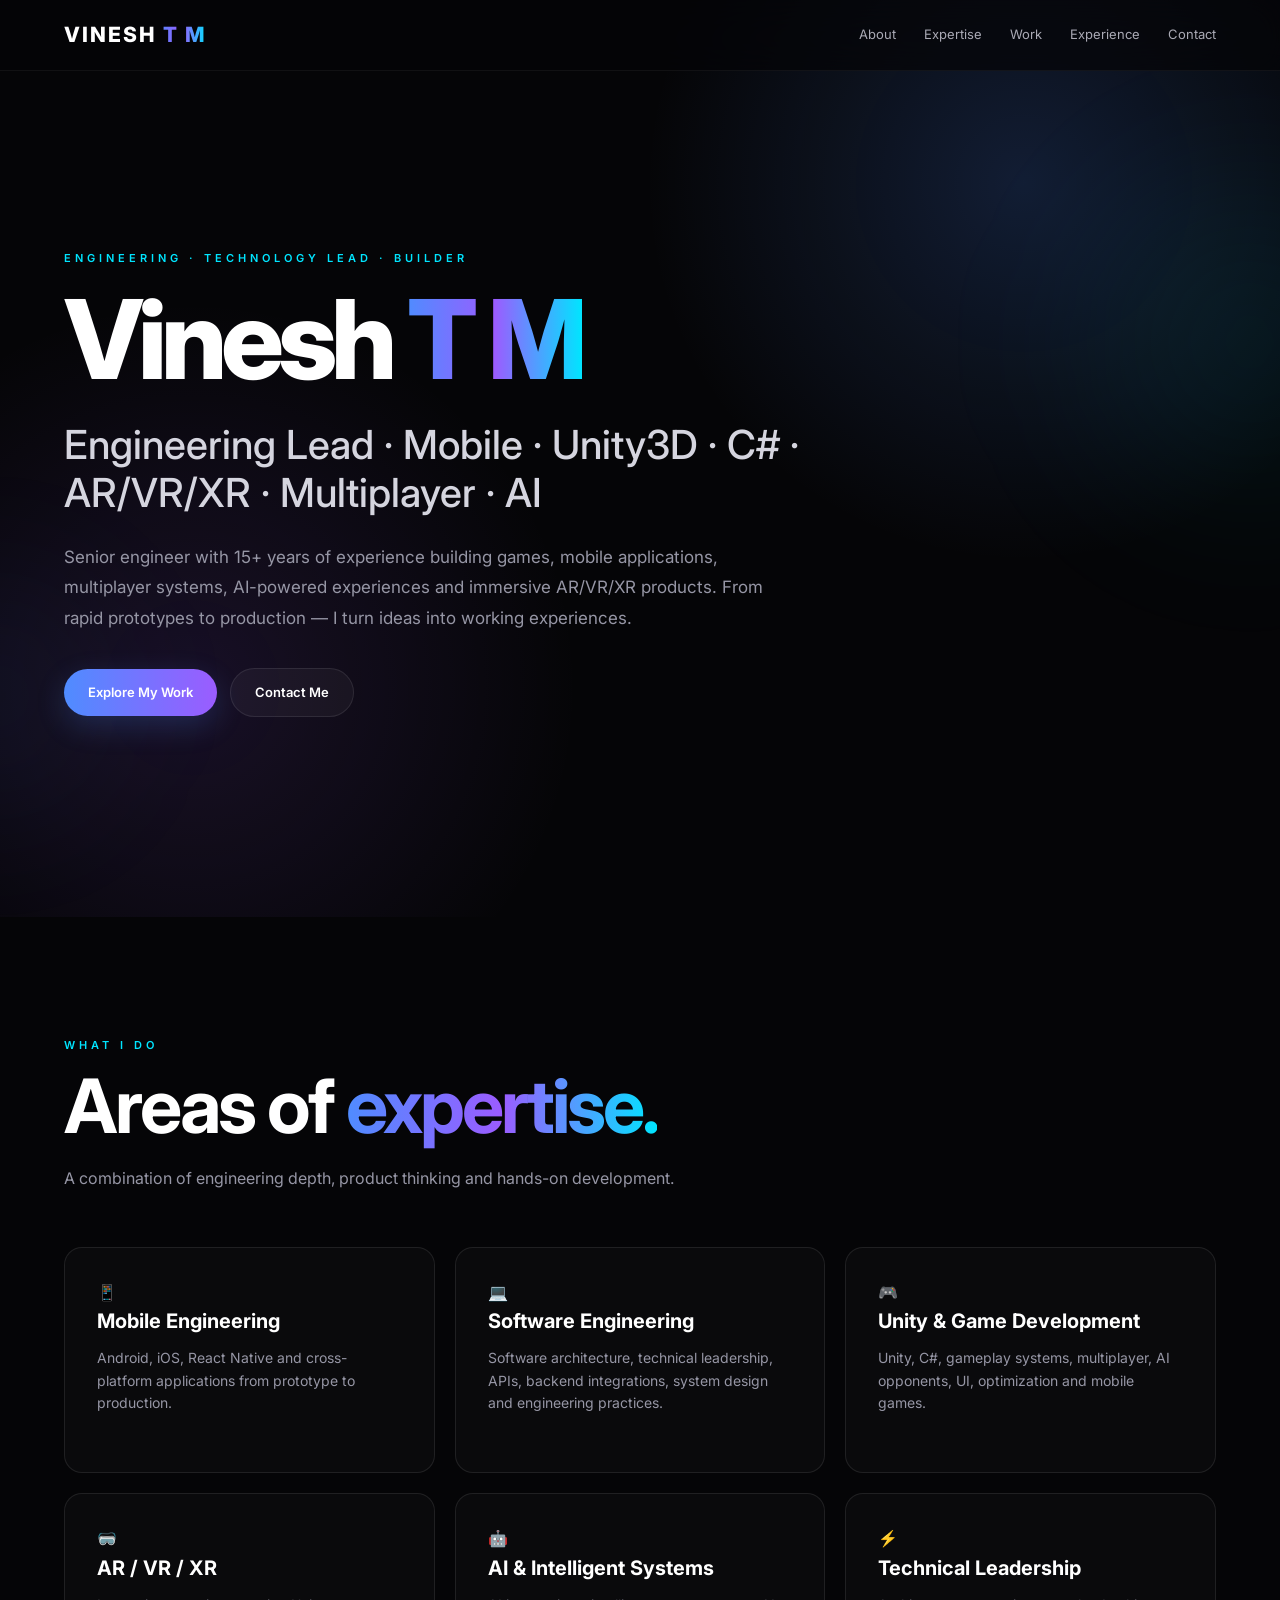
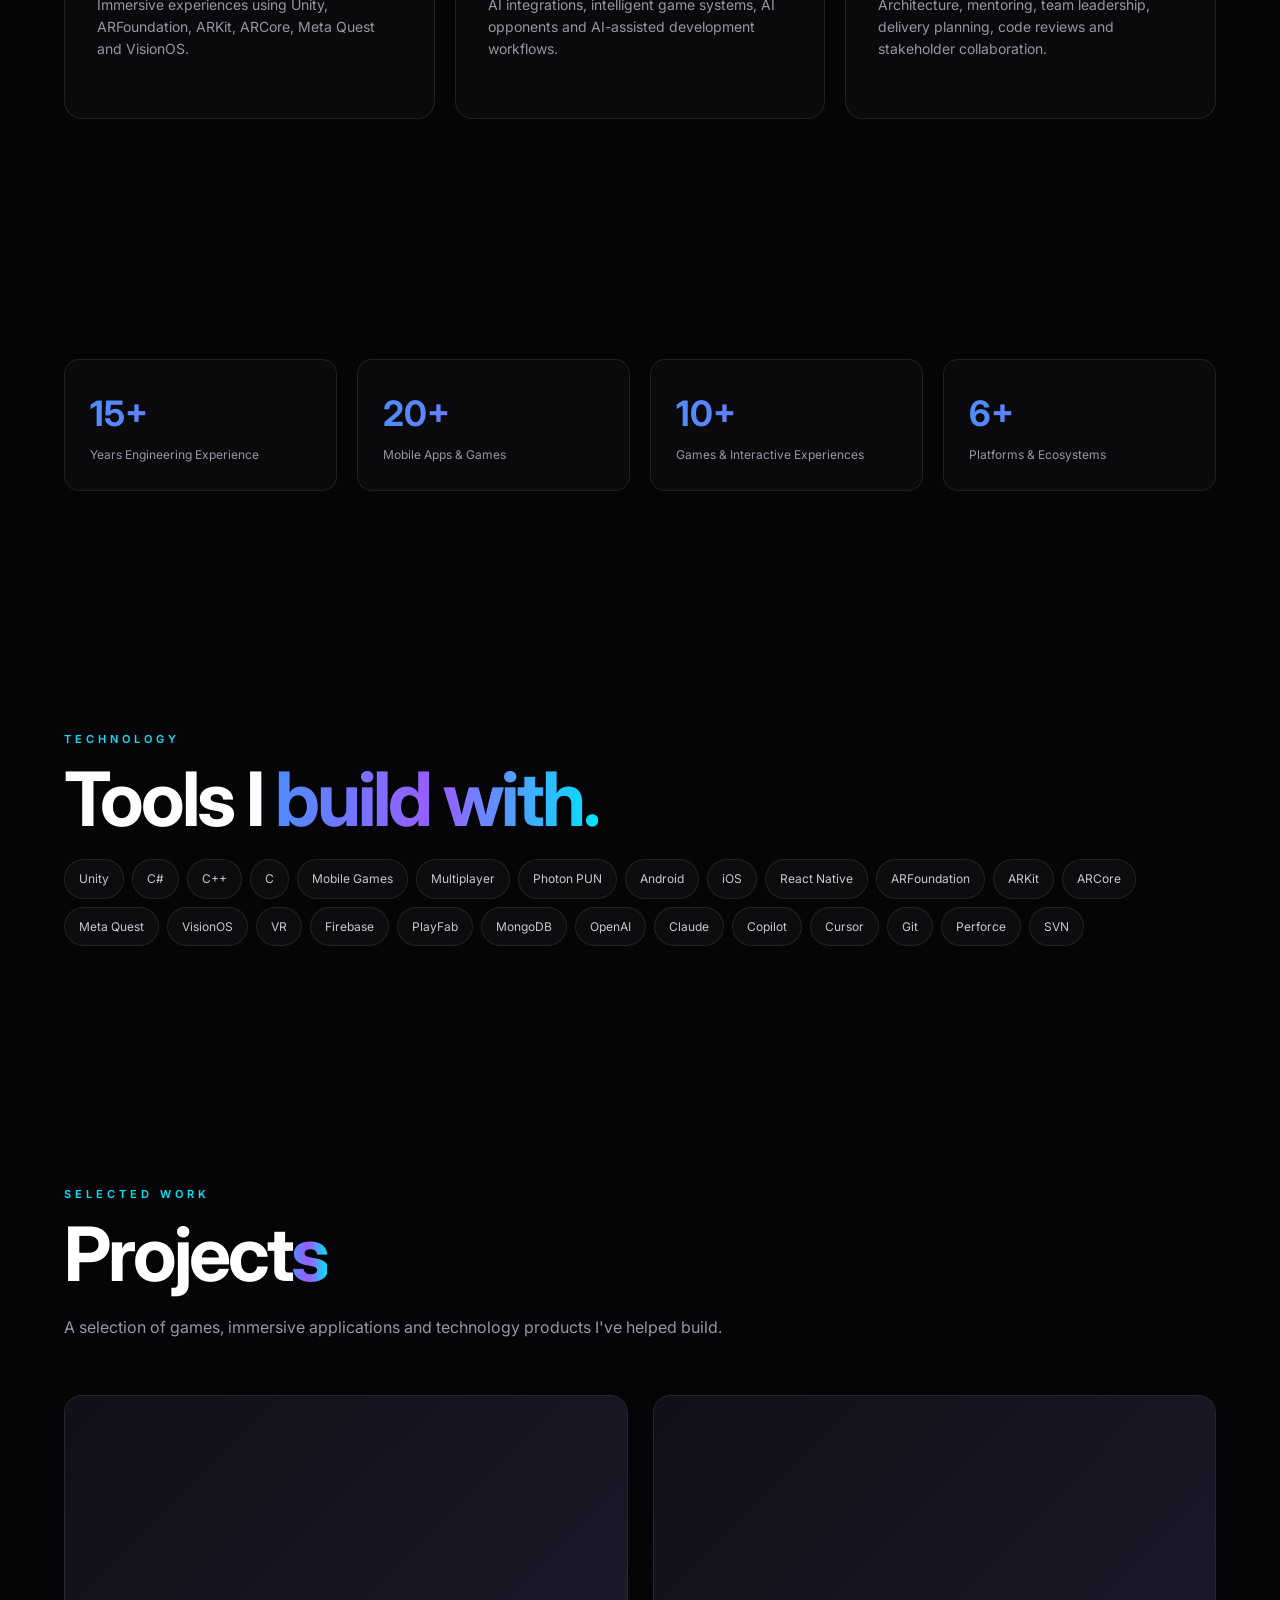
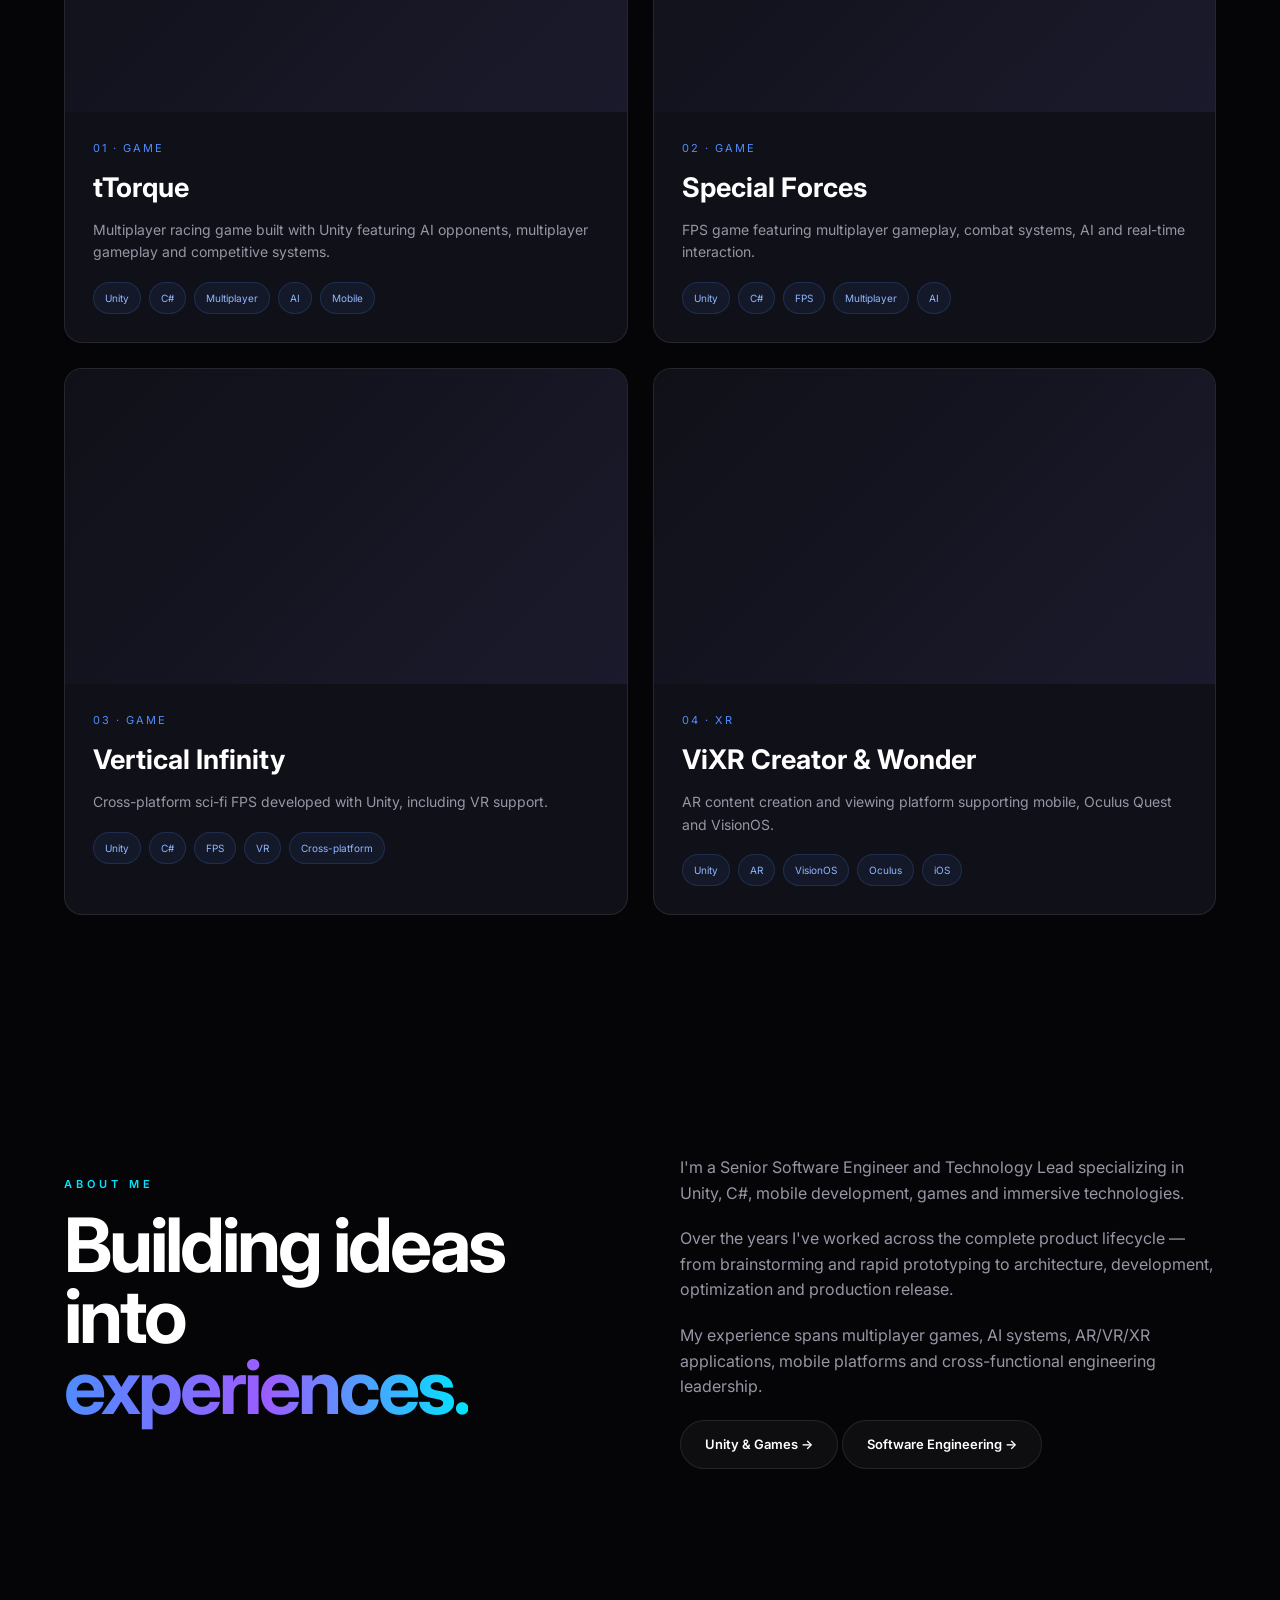
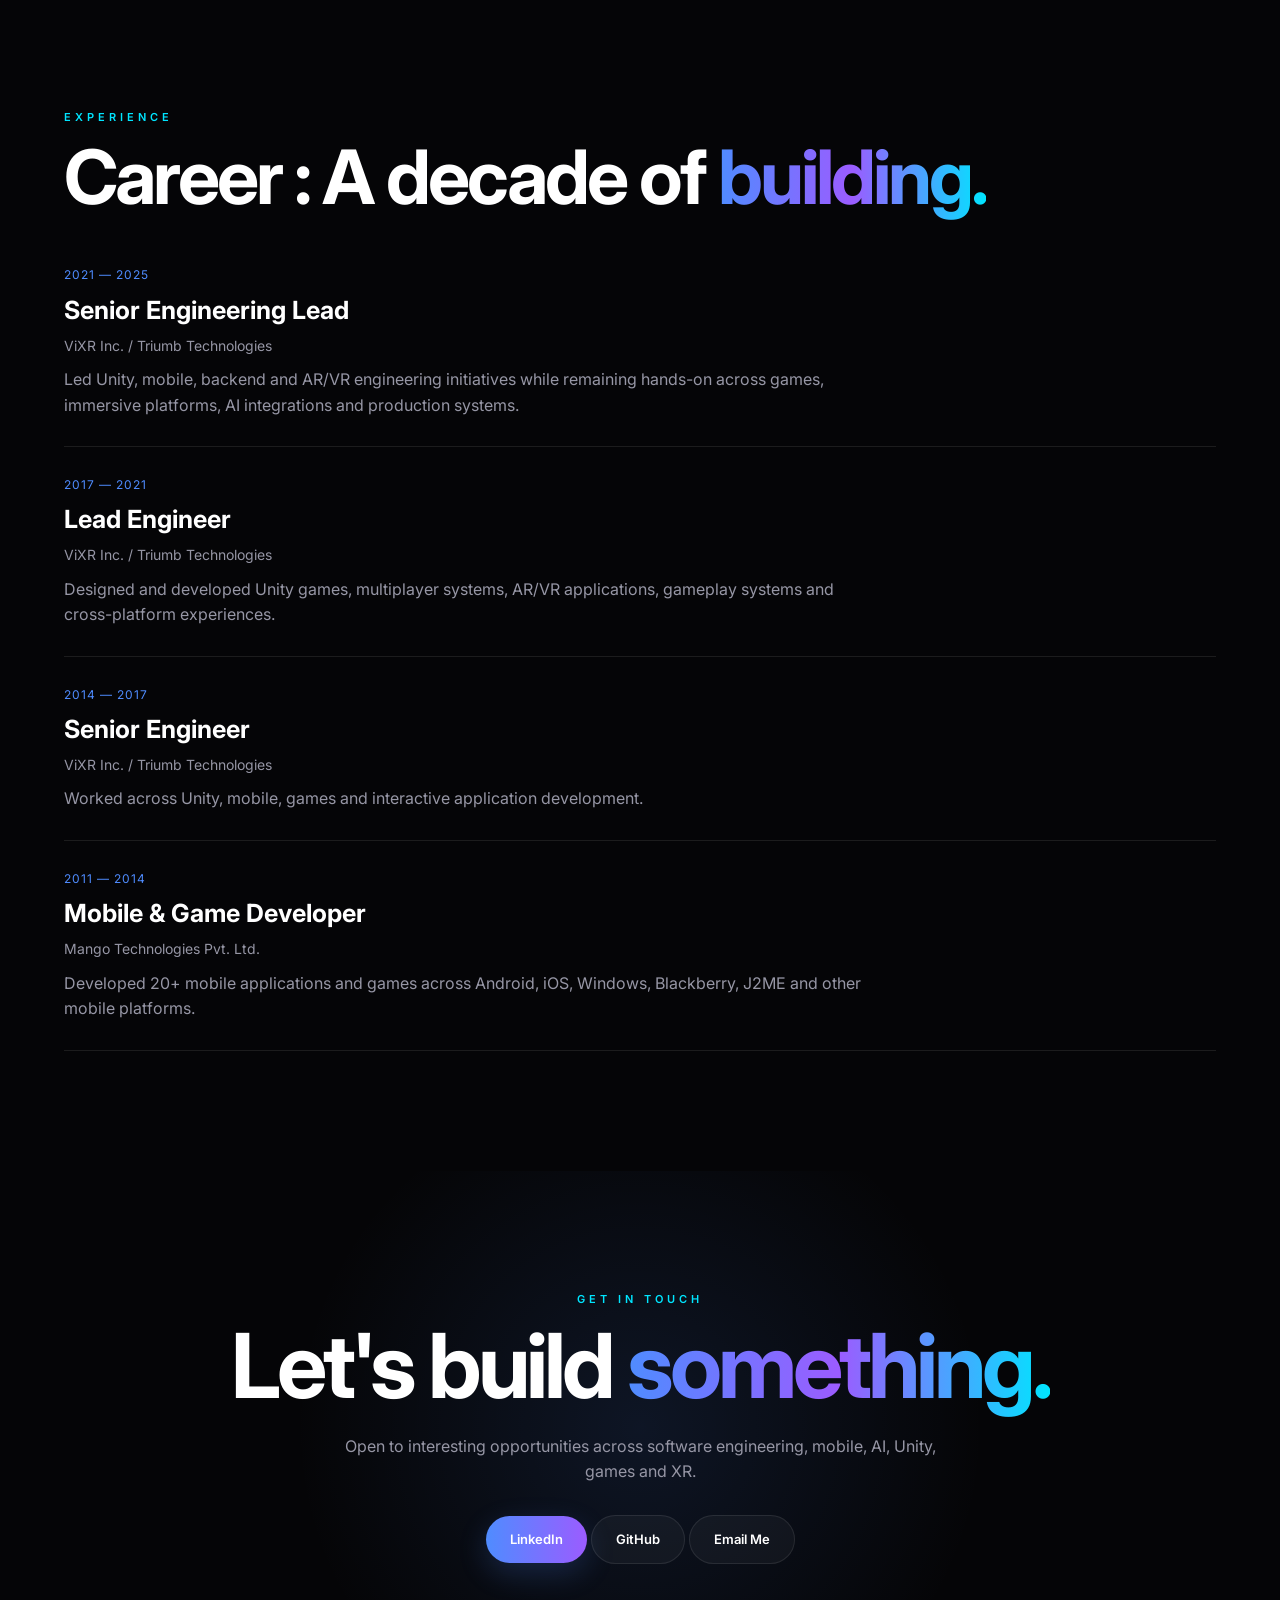
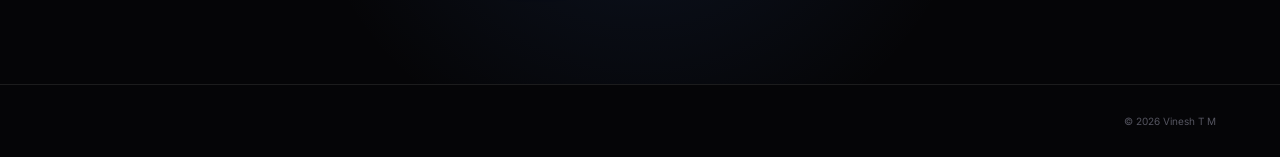
<file: page/mobile/index.html>
<!doctype html>
<html lang="en">
  <head>
    <meta charset="UTF-8" />
    <meta name="viewport" content="width=device-width, initial-scale=1.0" />
    <meta
      name="description"
      content="Vinesh T M — Senior Software Engineer, Unity Developer, Mobile Architect and Technology Lead specializing in games, AI, mobile and XR."
    />

    <!-- Google Font -->
    <link rel="preconnect" href="https://fonts.googleapis.com" />
    <link rel="preconnect" href="https://fonts.gstatic.com" crossorigin />
    <link
      href="https://fonts.googleapis.com/css2?family=Inter:wght@400;500;600;700;800&display=swap"
      rel="stylesheet"
    />

    <!-- Shared Portfolio CSS -->
    <link rel="stylesheet" href="../../css/styles.css" />

    <title>
      Vinesh T M | Senior Software Engineer · Unity · Games · AI · XR
    </title>
  </head>

  <body>
    <!-- =====================================================
     NAVIGATION
     ===================================================== -->

    <header class="navbar">
      <div class="nav-container">
        <a href="./" class="logo">
          VINESH<span class="gradient-text"> T M</span>
        </a>

        <nav class="nav-links" aria-label="Main navigation">
          <a href="#about">About</a>

          <a href="#expertise">Expertise</a>

          <a href="#projects">Work</a>

          <a href="#experience"> Experience </a>

          <a href="#contact">Contact</a>
        </nav>
      </div>
    </header>

    <!-- =====================================================
     HOME
     ===================================================== -->

    <main>
      <section class="home">
        <div class="home-glow home-glow-one"></div>
        <div class="home-glow home-glow-two"></div>

        <div class="container">
          <div class="home-content">
            <div class="eyebrow">ENGINEERING · TECHNOLOGY LEAD · BUILDER</div>

            <h1 class="home-title">
              Vinesh

              <span class="gradient-text"> T M </span>
            </h1>

            <h2 class="home-role">
              Engineering Lead · Mobile · Unity3D · C# · AR/VR/XR · Multiplayer
              · AI
            </h2>

            <p class="home-description">
              Senior engineer with 15+ years of experience building games,
              mobile applications, multiplayer systems, AI-powered experiences
              and immersive AR/VR/XR products. From rapid prototypes to
              production — I turn ideas into working experiences.
            </p>

            <div class="home-actions">
              <a href="#work" class="btn btn-primary"> Explore My Work </a>

              <a href="#contact" class="btn btn-secondary"> Contact Me </a>
            </div>
          </div>
        </div>
      </section>

      <!-- =====================================================
     EXPERTISE
     ===================================================== -->

      <section id="expertise">
        <div class="container">
          <div class="section-label">What I Do</div>

          <h2 class="section-title">
            Areas of <span class="gradient-text"> expertise.</span>
          </h2>

          <p class="section-description">
            A combination of engineering depth, product thinking and hands-on
            development.
          </p>

          <div class="card-grid">
            <!-- MOBILE -->

            <div class="card">
              <div class="card-icon">📱</div>

              <h3>Mobile Engineering</h3>

              <p>
                Android, iOS, React Native and cross-platform applications from
                prototype to production.
              </p>

              <br />

              <!-- <a href="mobile/" class="btn btn-secondary">
                View Mobile Portfolio →
              </a> -->
            </div>

            <!-- SOFTWARE -->

            <div class="card">
              <div class="card-icon">💻</div>

              <h3>Software Engineering</h3>

              <p>
                Software architecture, technical leadership, APIs, backend
                integrations, system design and engineering practices.
              </p>

              <br />

              <!-- <a href="software/" class="btn btn-secondary">
                View Software Portfolio →
              </a> -->
            </div>

            <!-- UNITY -->

            <div class="card">
              <div class="card-icon">🎮</div>

              <h3>Unity & Game Development</h3>

              <p>
                Unity, C#, gameplay systems, multiplayer, AI opponents, UI,
                optimization and mobile games.
              </p>

              <br />

              <!-- <a href="unity/" class="btn btn-secondary">
                View Unity Portfolio →
              </a> -->
            </div>

            <!-- XR -->

            <div class="card">
              <div class="card-icon">🥽</div>

              <h3>AR / VR / XR</h3>

              <p>
                Immersive experiences using Unity, ARFoundation, ARKit, ARCore,
                Meta Quest and VisionOS.
              </p>

              <br />

              <!-- <a href="xr/" class="btn btn-secondary"> View XR Portfolio → </a> -->
            </div>

            <!-- AI -->

            <div class="card">
              <div class="card-icon">🤖</div>

              <h3>AI & Intelligent Systems</h3>

              <p>
                AI integrations, intelligent game systems, AI opponents and
                AI-assisted development workflows.
              </p>
            </div>

            <!-- LEADERSHIP -->

            <div class="card">
              <div class="card-icon">⚡</div>

              <h3>Technical Leadership</h3>

              <p>
                Architecture, mentoring, team leadership, delivery planning,
                code reviews and stakeholder collaboration.
              </p>
            </div>
          </div>
        </div>
      </section>

      <!-- =====================================================
     STATS
     ===================================================== -->

      <section>
        <div class="container">
          <div class="stats">
            <div class="stat">
              <div class="stat-number">15+</div>

              <div class="stat-label">Years Engineering Experience</div>
            </div>

            <div class="stat">
              <div class="stat-number">20+</div>

              <div class="stat-label">Mobile Apps & Games</div>
            </div>

            <div class="stat">
              <div class="stat-number">10+</div>

              <div class="stat-label">Games & Interactive Experiences</div>
            </div>

            <div class="stat">
              <div class="stat-number">6+</div>

              <div class="stat-label">Platforms & Ecosystems</div>
            </div>
          </div>
        </div>
      </section>

      <!-- =====================================================
     SKILLS
     ===================================================== -->

      <section>
        <div class="container">
          <div class="section-label">Technology</div>

          <h2 class="section-title">
            Tools I
            <span class="gradient-text"> build with.</span>
          </h2>

          <div class="skills">
            <span class="skill">Unity</span>
            <span class="skill">C#</span>
            <span class="skill">C++</span>
            <span class="skill">C</span>

            <span class="skill">Mobile Games</span>
            <span class="skill">Multiplayer</span>
            <span class="skill">Photon PUN</span>

            <span class="skill">Android</span>
            <span class="skill">iOS</span>
            <span class="skill">React Native</span>

            <span class="skill">ARFoundation</span>
            <span class="skill">ARKit</span>
            <span class="skill">ARCore</span>

            <span class="skill">Meta Quest</span>
            <span class="skill">VisionOS</span>
            <span class="skill">VR</span>

            <span class="skill">Firebase</span>
            <span class="skill">PlayFab</span>
            <span class="skill">MongoDB</span>

            <span class="skill">OpenAI</span>
            <span class="skill">Claude</span>
            <span class="skill">Copilot</span>
            <span class="skill">Cursor</span>

            <span class="skill">Git</span>
            <span class="skill">Perforce</span>
            <span class="skill">SVN</span>
          </div>
        </div>
      </section>

      <!-- =====================================================
     FEATURED PROJECTS
     ===================================================== -->

      <section id="projects">
        <div class="container">
          <div class="section-label">Selected Work</div>

          <h2 class="section-title">
            Project<span class="gradient-text">s</span>
          </h2>

          <p class="section-description">
            A selection of games, immersive applications and technology products
            I've helped build.
          </p>

          <div class="project-grid">
            <!-- PROJECT 1 -->

            <article class="project-card">
              <div class="project-media">
                <!-- Replace XYZ with your YouTube video ID -->

                <iframe
                  src="https://www.youtube.com/embed/YdUncMF1l7g"
                  title="tTorque Multiplayer Racing Game"
                  allowfullscreen
                >
                </iframe>
              </div>

              <div class="project-content">
                <div class="project-number">01 · GAME</div>

                <h3 class="project-title">tTorque</h3>

                <p class="project-description">
                  Multiplayer racing game built with Unity featuring AI
                  opponents, multiplayer gameplay and competitive systems.
                </p>

                <div class="tags">
                  <span class="tag">Unity</span>
                  <span class="tag">C#</span>
                  <span class="tag">Multiplayer</span>
                  <span class="tag">AI</span>
                  <span class="tag">Mobile</span>
                </div>
              </div>
            </article>

            <!-- PROJECT 2 -->

            <article class="project-card">
              <div class="project-media">
                <iframe
                  src="https://www.youtube.com/embed/8qWvjTP-21s"
                  title="Special Forces FPS"
                  allowfullscreen
                >
                </iframe>
              </div>

              <div class="project-content">
                <div class="project-number">02 · GAME</div>

                <h3 class="project-title">Special Forces</h3>

                <p class="project-description">
                  FPS game featuring multiplayer gameplay, combat systems, AI
                  and real-time interaction.
                </p>

                <div class="tags">
                  <span class="tag">Unity</span>
                  <span class="tag">C#</span>
                  <span class="tag">FPS</span>
                  <span class="tag">Multiplayer</span>
                  <span class="tag">AI</span>
                </div>
              </div>
            </article>

            <!-- PROJECT 3 -->

            <article class="project-card">
              <div class="project-media">
                <iframe
                  src="https://www.youtube.com/embed/Nxcseq4vjLg"
                  title="Vertical Infinity"
                  allowfullscreen
                >
                </iframe>
              </div>

              <div class="project-content">
                <div class="project-number">03 · GAME</div>

                <h3 class="project-title">Vertical Infinity</h3>

                <p class="project-description">
                  Cross-platform sci-fi FPS developed with Unity, including VR
                  support.
                </p>

                <div class="tags">
                  <span class="tag">Unity</span>
                  <span class="tag">C#</span>
                  <span class="tag">FPS</span>
                  <span class="tag">VR</span>
                  <span class="tag">Cross-platform</span>
                </div>
              </div>
            </article>

            <!-- PROJECT 4 -->

            <article class="project-card">
              <div class="project-media">
                <iframe
                  src="https://www.youtube.com/embed/S6KToOFx0Uw"
                  title="ViXR Creator & Wonder"
                  allowfullscreen
                >
                </iframe>
              </div>

              <div class="project-content">
                <div class="project-number">04 · XR</div>

                <h3 class="project-title">ViXR Creator & Wonder</h3>

                <p class="project-description">
                  AR content creation and viewing platform supporting mobile,
                  Oculus Quest and VisionOS.
                </p>

                <div class="tags">
                  <span class="tag">Unity</span>
                  <span class="tag">AR</span>
                  <span class="tag">VisionOS</span>
                  <span class="tag">Oculus</span>
                  <span class="tag">iOS</span>
                </div>
              </div>
            </article>
          </div>
        </div>
      </section>

      <!-- =====================================================
     ABOUT
     ===================================================== -->

      <section id="about">
        <div class="container">
          <div class="about-grid">
            <div>
              <div class="section-label">About Me</div>

              <h2 class="section-title">
                Building ideas<br />
                into <span class="gradient-text"> experiences.</span>
              </h2>
            </div>

            <div class="about-text">
              <p>
                I'm a Senior Software Engineer and Technology Lead specializing
                in Unity, C#, mobile development, games and immersive
                technologies.
              </p>

              <p>
                Over the years I've worked across the complete product lifecycle
                — from brainstorming and rapid prototyping to architecture,
                development, optimization and production release.
              </p>

              <p>
                My experience spans multiplayer games, AI systems, AR/VR/XR
                applications, mobile platforms and cross-functional engineering
                leadership.
              </p>

              <div class="button-group">
                <a href="unity/" class="btn btn-secondary"> Unity & Games → </a>

                <a href="software/" class="btn btn-secondary">
                  Software Engineering →
                </a>
              </div>
            </div>
          </div>
        </div>
      </section>

      <!-- =========================================================
     EXPERIENCE
     ========================================================= -->

      <section>
        <div id="experience" class="container">
          <div class="section-label">Experience</div>

          <h2 class="section-title">
            Career : A decade of
            <span class="gradient-text"> building.</span>
          </h2>

          <div class="experience-item">
            <div class="experience-date">2021 — 2025</div>

            <h3>Senior Engineering Lead</h3>

            <div class="experience-company">
              ViXR Inc. / Triumb Technologies
            </div>

            <p>
              Led Unity, mobile, backend and AR/VR engineering initiatives while
              remaining hands-on across games, immersive platforms, AI
              integrations and production systems.
            </p>
          </div>

          <div class="experience-item">
            <div class="experience-date">2017 — 2021</div>

            <h3>Lead Engineer</h3>

            <div class="experience-company">
              ViXR Inc. / Triumb Technologies
            </div>

            <p>
              Designed and developed Unity games, multiplayer systems, AR/VR
              applications, gameplay systems and cross-platform experiences.
            </p>
          </div>

          <div class="experience-item">
            <div class="experience-date">2014 — 2017</div>

            <h3>Senior Engineer</h3>

            <div class="experience-company">
              ViXR Inc. / Triumb Technologies
            </div>

            <p>
              Worked across Unity, mobile, games and interactive application
              development.
            </p>
          </div>

          <div class="experience-item">
            <div class="experience-date">2011 — 2014</div>

            <h3>Mobile & Game Developer</h3>

            <div class="experience-company">Mango Technologies Pvt. Ltd.</div>

            <p>
              Developed 20+ mobile applications and games across Android, iOS,
              Windows, Blackberry, J2ME and other mobile platforms.
            </p>
          </div>
        </div>
      </section>

      <!-- =========================================================
     CONTACT
     ========================================================= -->

      <section id="contact" class="contact">
        <div class="container">
          <div class="section-label">Get In Touch</div>

          <h2 class="contact-title">
            Let's build
            <span class="gradient-text"> something.</span>
          </h2>

          <p class="contact-description">
            Open to interesting opportunities across software engineering,
            mobile, AI, Unity, games and XR.
          </p>

          <div class="button-group" style="justify-content: center">
            <a
              href="https://www.linkedin.com/in/vineshtm/"
              target="_blank"
              class="btn btn-primary"
            >
              LinkedIn
            </a>

            <a
              href="https://vineshtm.github.io/"
              target="_blank"
              class="btn btn-secondary"
            >
              GitHub
            </a>

            <a
              href="mailto:tmvinesh.007.mobile@gmail.com"
              class="btn btn-secondary"
            >
              Email Me
            </a>
          </div>
        </div>
      </section>
    </main>

    <!-- =========================================================
     FOOTER
     ========================================================= -->

    <!-- <footer>© 2026 Vinesh T M · Senior Unity Developer</footer> -->
    <footer>
      <div class="container">
        <div class="footer-content">
          <div class="footer-links">
            <!-- <a href="mailto:tmvinesh.007.mobile@gmail.com"> Email </a>

            <a
              href="https://vineshtm.github.io/"
              target="_blank"
              rel="noopener noreferrer"
            >
              GitHub
            </a>

            <a
              href="https://www.linkedin.com/in/vineshtm/"
              target="_blank"
              rel="noopener noreferrer"
            >
              LinkedIn
            </a> -->
          </div>

          <div class="footer-copy">
            © <span id="year">2026</span> Vinesh T M
          </div>
        </div>
      </div>
    </footer>

    <!-- =====================================================
         JAVASCRIPT
    ====================================================== -->

    <script>
      document.getElementById("year").textContent = new Date().getFullYear();
    </script>
  </body>
</html>
</file>
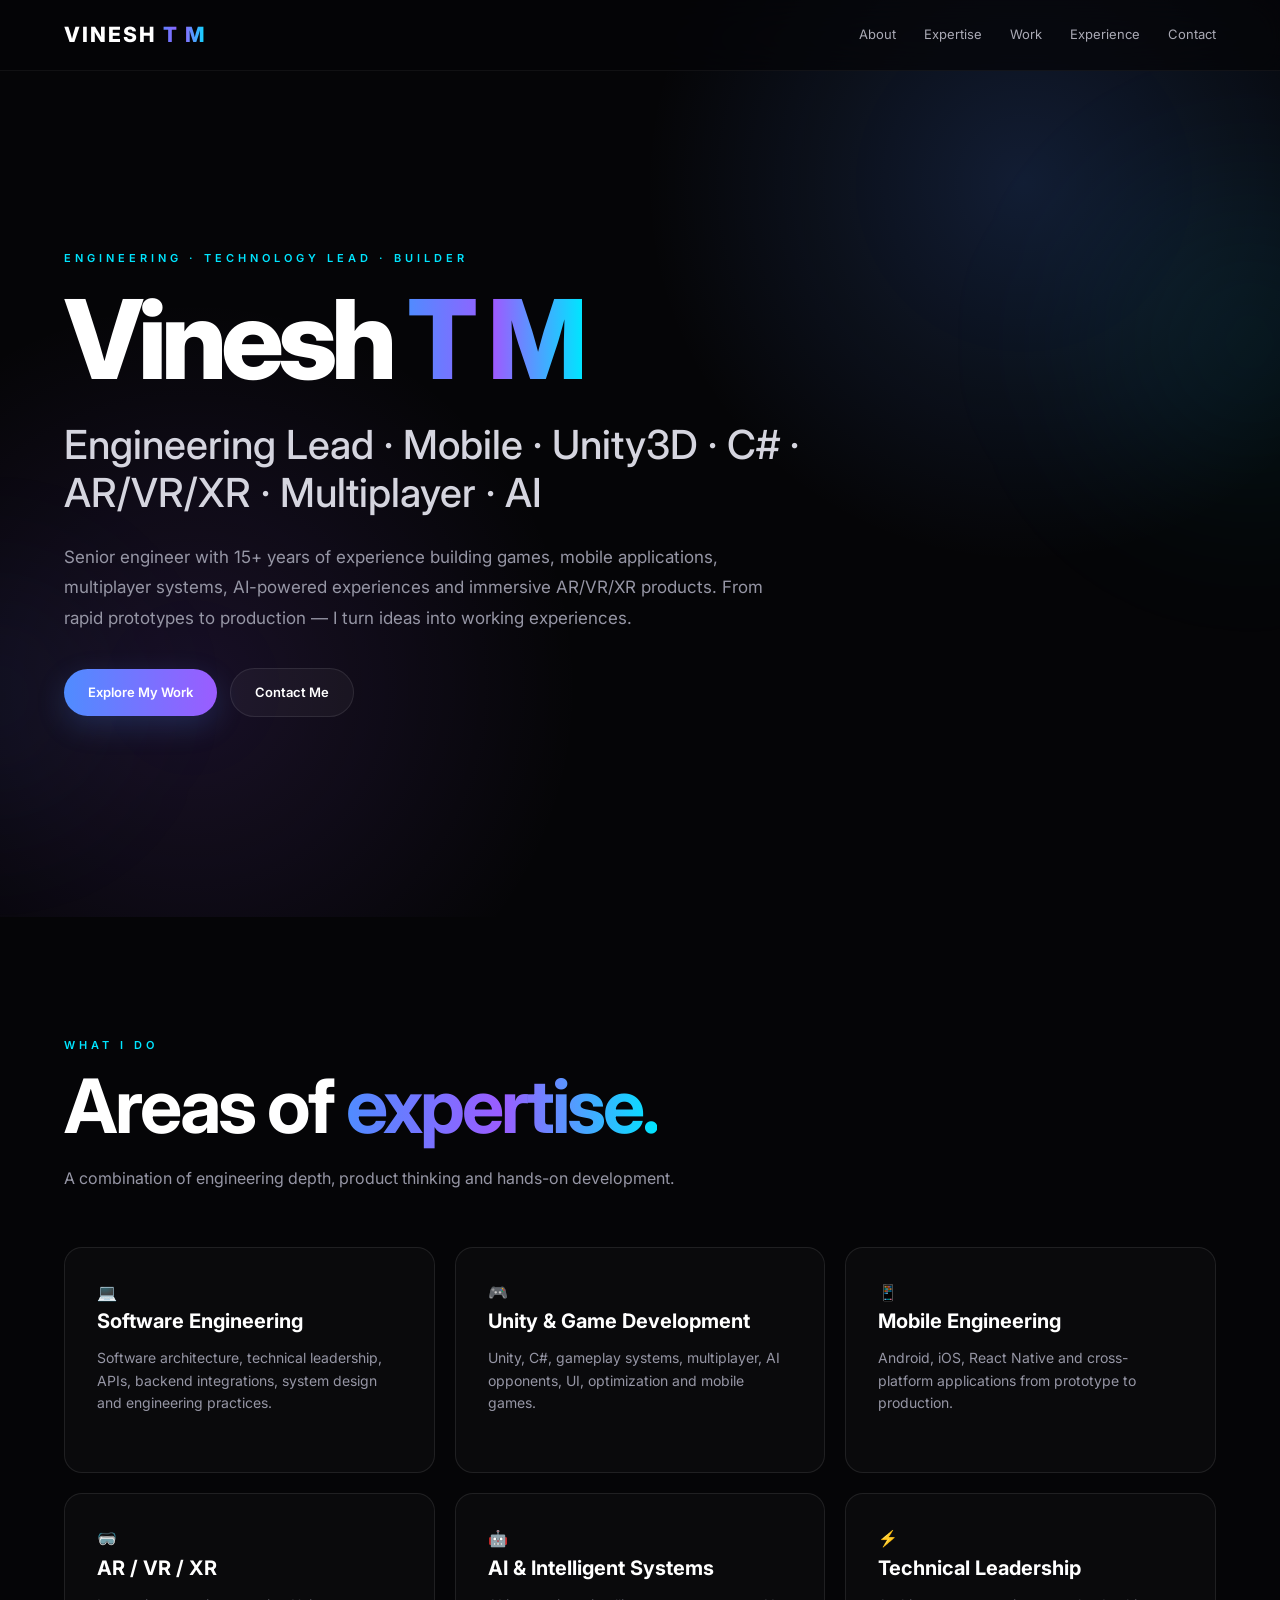
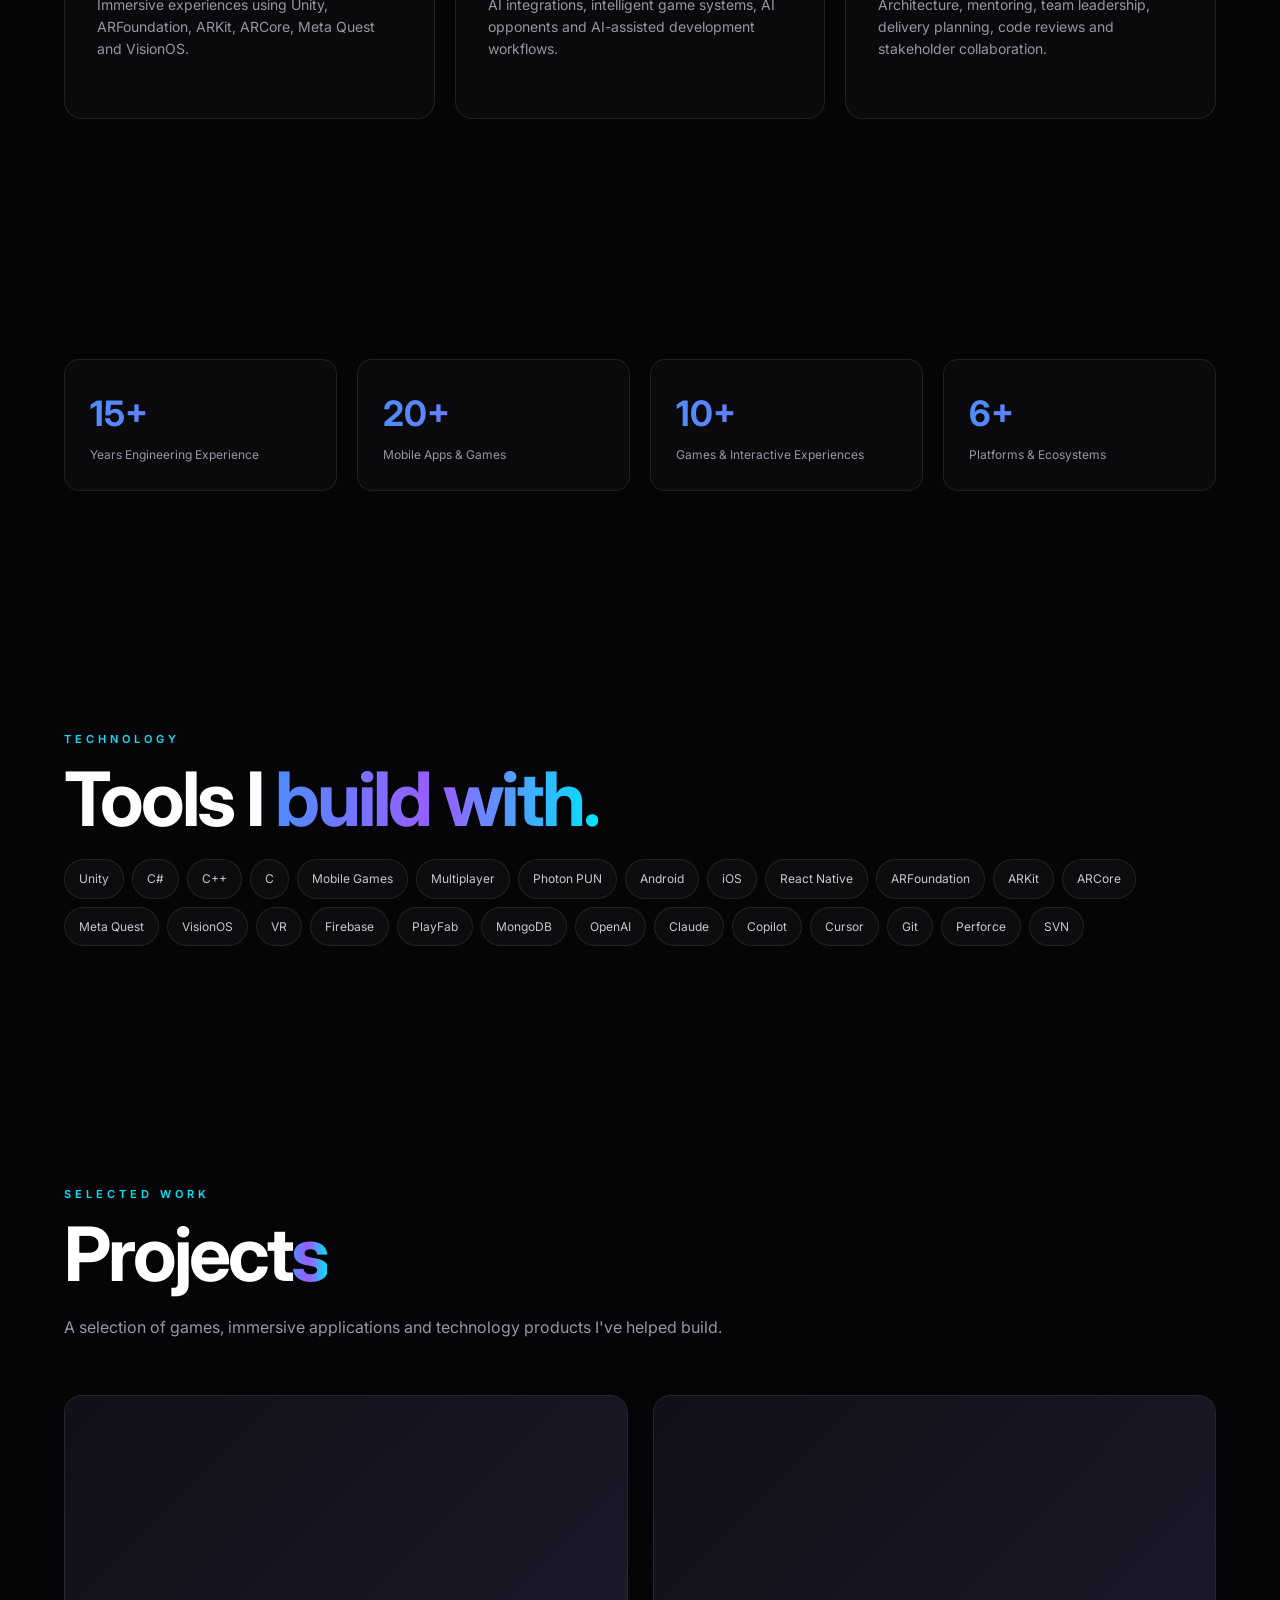
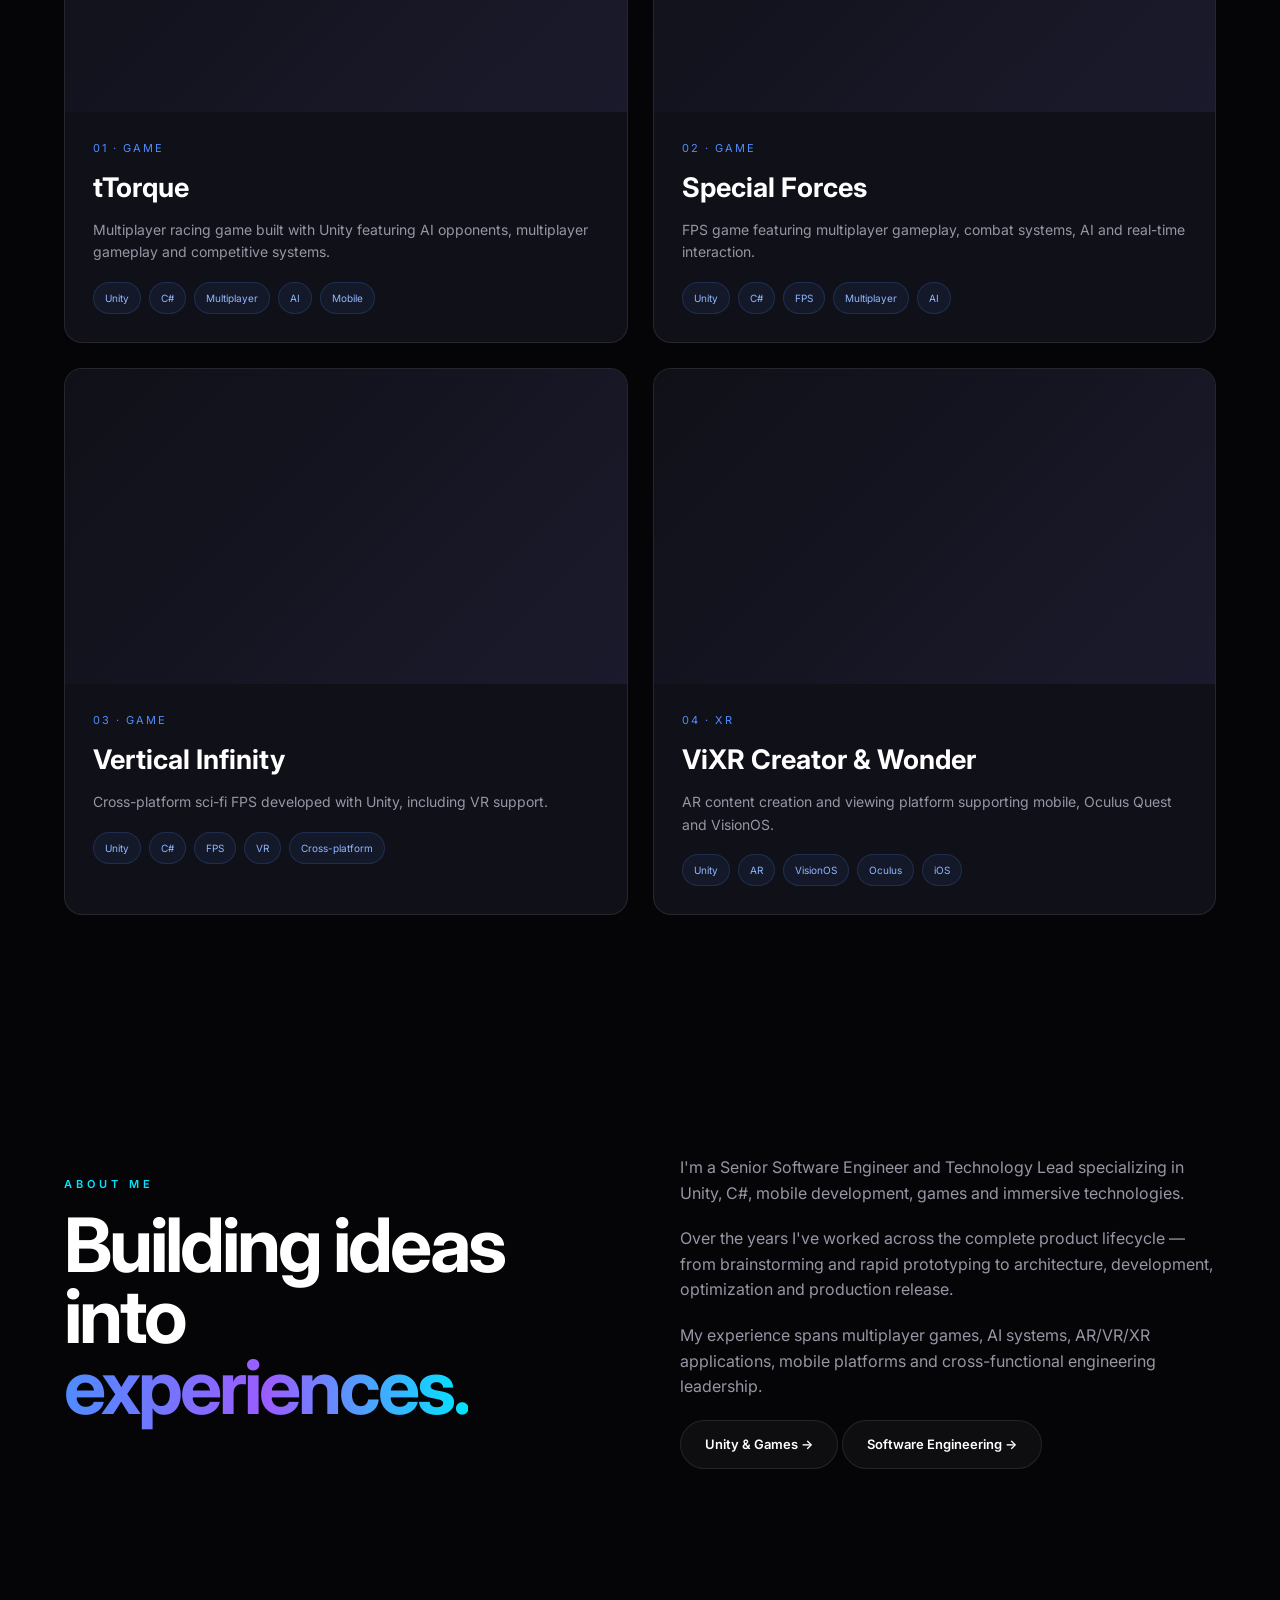
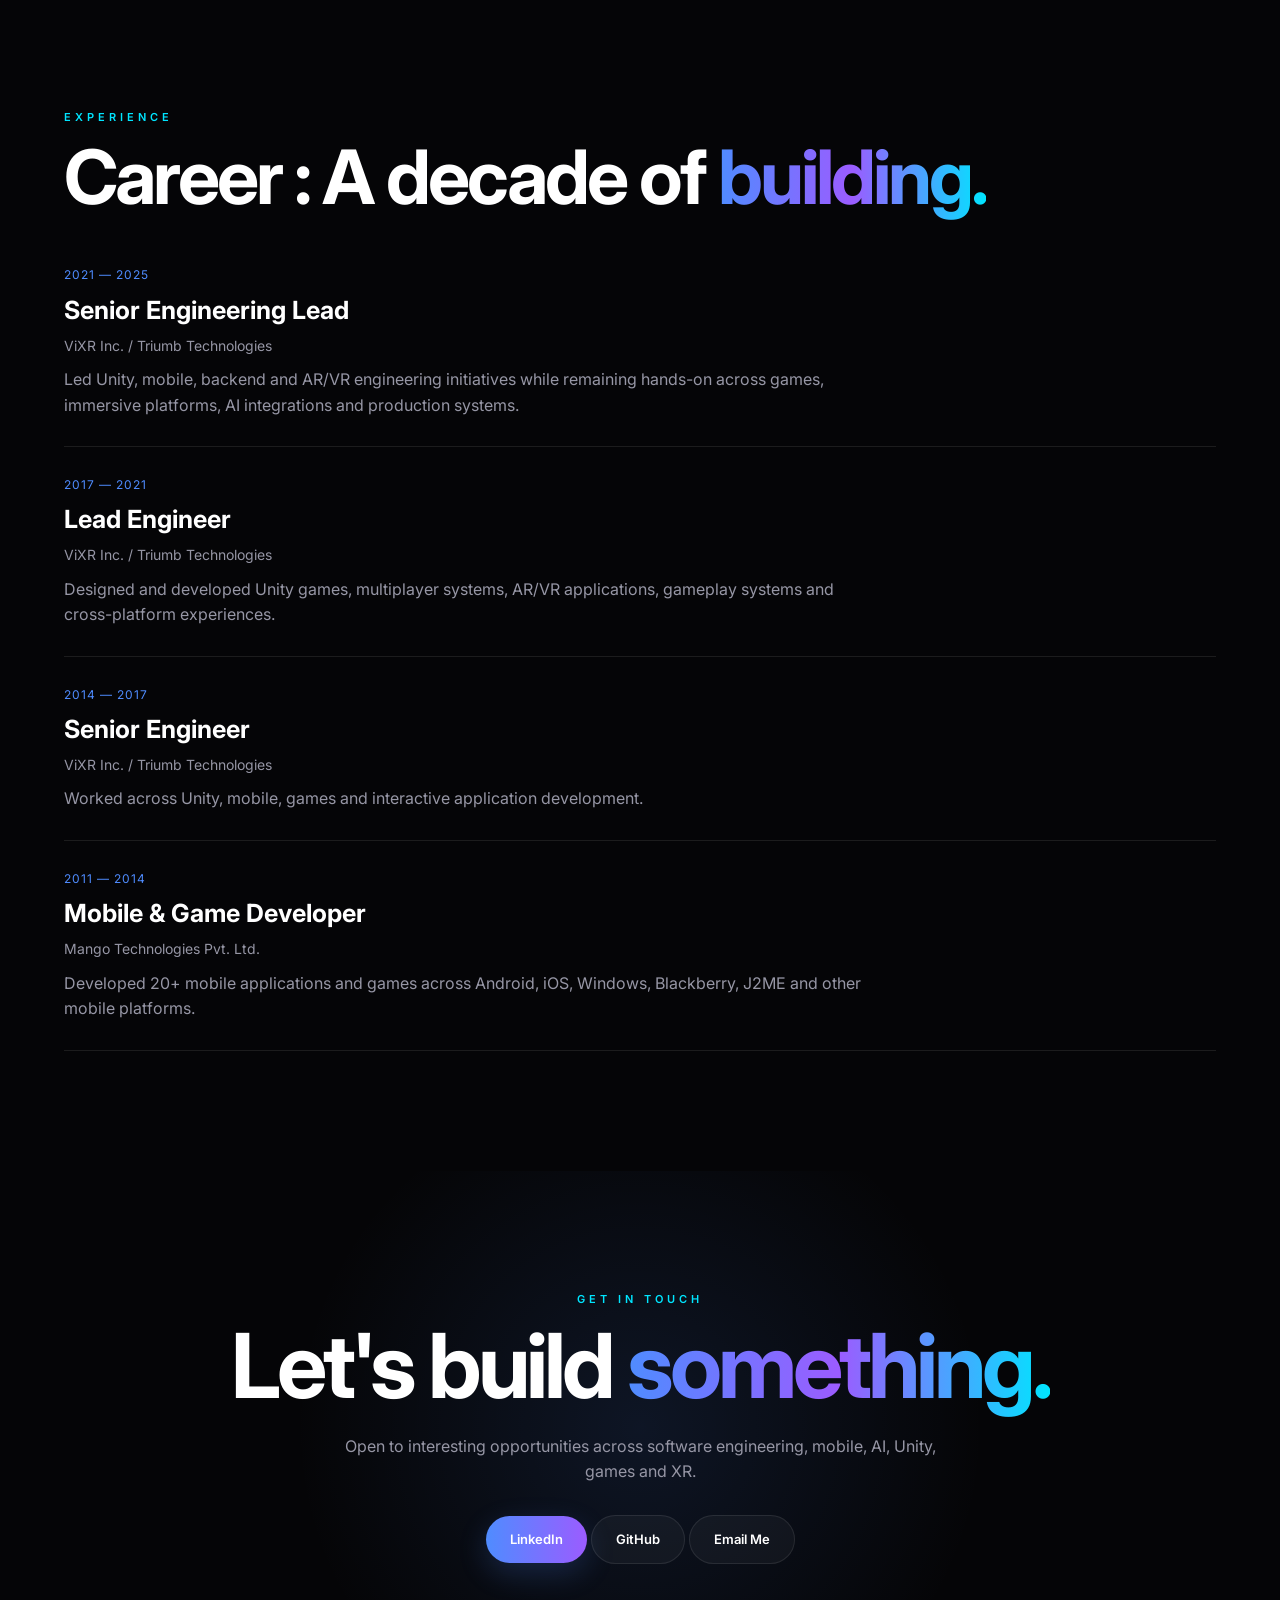
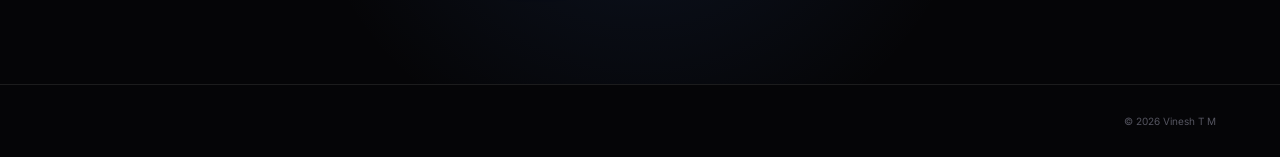
<file: page/software/index.html>
<!doctype html>
<html lang="en">
  <head>
    <meta charset="UTF-8" />
    <meta name="viewport" content="width=device-width, initial-scale=1.0" />
    <meta
      name="description"
      content="Vinesh T M — Senior Software Engineer, Unity Developer, Mobile Architect and Technology Lead specializing in games, AI, mobile and XR."
    />

    <!-- Google Font -->
    <link rel="preconnect" href="https://fonts.googleapis.com" />
    <link rel="preconnect" href="https://fonts.gstatic.com" crossorigin />
    <link
      href="https://fonts.googleapis.com/css2?family=Inter:wght@400;500;600;700;800&display=swap"
      rel="stylesheet"
    />

    <!-- Shared Portfolio CSS -->
    <link rel="stylesheet" href="../../css/styles.css" />

    <title>
      Vinesh T M | Senior Software Engineer · Unity · Games · AI · XR
    </title>
  </head>

  <body>
    <!-- =====================================================
     NAVIGATION
     ===================================================== -->

    <header class="navbar">
      <div class="nav-container">
        <a href="./" class="logo">
          VINESH<span class="gradient-text"> T M</span>
        </a>

        <nav class="nav-links" aria-label="Main navigation">
          <a href="#about">About</a>

          <a href="#expertise">Expertise</a>

          <a href="#projects">Work</a>

          <a href="#experience"> Experience </a>

          <a href="#contact">Contact</a>
        </nav>
      </div>
    </header>

    <!-- =====================================================
     HOME
     ===================================================== -->

    <main>
      <section class="home">
        <div class="home-glow home-glow-one"></div>
        <div class="home-glow home-glow-two"></div>

        <div class="container">
          <div class="home-content">
            <div class="eyebrow">ENGINEERING · TECHNOLOGY LEAD · BUILDER</div>

            <h1 class="home-title">
              Vinesh

              <span class="gradient-text"> T M </span>
            </h1>

            <h2 class="home-role">
              Engineering Lead · Mobile · Unity3D · C# · AR/VR/XR · Multiplayer
              · AI
            </h2>

            <p class="home-description">
              Senior engineer with 15+ years of experience building games,
              mobile applications, multiplayer systems, AI-powered experiences
              and immersive AR/VR/XR products. From rapid prototypes to
              production — I turn ideas into working experiences.
            </p>

            <div class="home-actions">
              <a href="#work" class="btn btn-primary"> Explore My Work </a>

              <a href="#contact" class="btn btn-secondary"> Contact Me </a>
            </div>
          </div>
        </div>
      </section>

      <!-- =====================================================
     EXPERTISE
     ===================================================== -->

      <section id="expertise">
        <div class="container">
          <div class="section-label">What I Do</div>

          <h2 class="section-title">
            Areas of <span class="gradient-text"> expertise.</span>
          </h2>

          <p class="section-description">
            A combination of engineering depth, product thinking and hands-on
            development.
          </p>

          <div class="card-grid">
            <!-- SOFTWARE -->

            <div class="card">
              <div class="card-icon">💻</div>

              <h3>Software Engineering</h3>

              <p>
                Software architecture, technical leadership, APIs, backend
                integrations, system design and engineering practices.
              </p>

              <br />

              <!-- <a href="software/" class="btn btn-secondary">
                View Software Portfolio →
              </a> -->
            </div>

            <!-- UNITY -->

            <div class="card">
              <div class="card-icon">🎮</div>

              <h3>Unity & Game Development</h3>

              <p>
                Unity, C#, gameplay systems, multiplayer, AI opponents, UI,
                optimization and mobile games.
              </p>

              <br />

              <!-- <a href="unity/" class="btn btn-secondary">
                View Unity Portfolio →
              </a> -->
            </div>

            <!-- MOBILE -->

            <div class="card">
              <div class="card-icon">📱</div>

              <h3>Mobile Engineering</h3>

              <p>
                Android, iOS, React Native and cross-platform applications from
                prototype to production.
              </p>

              <br />

              <!-- <a href="mobile/" class="btn btn-secondary">
                View Mobile Portfolio →
              </a> -->
            </div>

            <!-- XR -->

            <div class="card">
              <div class="card-icon">🥽</div>

              <h3>AR / VR / XR</h3>

              <p>
                Immersive experiences using Unity, ARFoundation, ARKit, ARCore,
                Meta Quest and VisionOS.
              </p>

              <br />

              <!-- <a href="xr/" class="btn btn-secondary"> View XR Portfolio → </a> -->
            </div>

            <!-- AI -->

            <div class="card">
              <div class="card-icon">🤖</div>

              <h3>AI & Intelligent Systems</h3>

              <p>
                AI integrations, intelligent game systems, AI opponents and
                AI-assisted development workflows.
              </p>
            </div>

            <!-- LEADERSHIP -->

            <div class="card">
              <div class="card-icon">⚡</div>

              <h3>Technical Leadership</h3>

              <p>
                Architecture, mentoring, team leadership, delivery planning,
                code reviews and stakeholder collaboration.
              </p>
            </div>
          </div>
        </div>
      </section>

      <!-- =====================================================
     STATS
     ===================================================== -->

      <section>
        <div class="container">
          <div class="stats">
            <div class="stat">
              <div class="stat-number">15+</div>

              <div class="stat-label">Years Engineering Experience</div>
            </div>

            <div class="stat">
              <div class="stat-number">20+</div>

              <div class="stat-label">Mobile Apps & Games</div>
            </div>

            <div class="stat">
              <div class="stat-number">10+</div>

              <div class="stat-label">Games & Interactive Experiences</div>
            </div>

            <div class="stat">
              <div class="stat-number">6+</div>

              <div class="stat-label">Platforms & Ecosystems</div>
            </div>
          </div>
        </div>
      </section>

      <!-- =====================================================
     SKILLS
     ===================================================== -->

      <section>
        <div class="container">
          <div class="section-label">Technology</div>

          <h2 class="section-title">
            Tools I
            <span class="gradient-text"> build with.</span>
          </h2>

          <div class="skills">
            <span class="skill">Unity</span>
            <span class="skill">C#</span>
            <span class="skill">C++</span>
            <span class="skill">C</span>

            <span class="skill">Mobile Games</span>
            <span class="skill">Multiplayer</span>
            <span class="skill">Photon PUN</span>

            <span class="skill">Android</span>
            <span class="skill">iOS</span>
            <span class="skill">React Native</span>

            <span class="skill">ARFoundation</span>
            <span class="skill">ARKit</span>
            <span class="skill">ARCore</span>

            <span class="skill">Meta Quest</span>
            <span class="skill">VisionOS</span>
            <span class="skill">VR</span>

            <span class="skill">Firebase</span>
            <span class="skill">PlayFab</span>
            <span class="skill">MongoDB</span>

            <span class="skill">OpenAI</span>
            <span class="skill">Claude</span>
            <span class="skill">Copilot</span>
            <span class="skill">Cursor</span>

            <span class="skill">Git</span>
            <span class="skill">Perforce</span>
            <span class="skill">SVN</span>
          </div>
        </div>
      </section>

      <!-- =====================================================
     FEATURED PROJECTS
     ===================================================== -->

      <section id="projects">
        <div class="container">
          <div class="section-label">Selected Work</div>

          <h2 class="section-title">
            Project<span class="gradient-text">s</span>
          </h2>

          <p class="section-description">
            A selection of games, immersive applications and technology products
            I've helped build.
          </p>

          <div class="project-grid">
            <!-- PROJECT 1 -->

            <article class="project-card">
              <div class="project-media">
                <!-- Replace XYZ with your YouTube video ID -->

                <iframe
                  src="https://www.youtube.com/embed/YdUncMF1l7g"
                  title="tTorque Multiplayer Racing Game"
                  allowfullscreen
                >
                </iframe>
              </div>

              <div class="project-content">
                <div class="project-number">01 · GAME</div>

                <h3 class="project-title">tTorque</h3>

                <p class="project-description">
                  Multiplayer racing game built with Unity featuring AI
                  opponents, multiplayer gameplay and competitive systems.
                </p>

                <div class="tags">
                  <span class="tag">Unity</span>
                  <span class="tag">C#</span>
                  <span class="tag">Multiplayer</span>
                  <span class="tag">AI</span>
                  <span class="tag">Mobile</span>
                </div>
              </div>
            </article>

            <!-- PROJECT 2 -->

            <article class="project-card">
              <div class="project-media">
                <iframe
                  src="https://www.youtube.com/embed/8qWvjTP-21s"
                  title="Special Forces FPS"
                  allowfullscreen
                >
                </iframe>
              </div>

              <div class="project-content">
                <div class="project-number">02 · GAME</div>

                <h3 class="project-title">Special Forces</h3>

                <p class="project-description">
                  FPS game featuring multiplayer gameplay, combat systems, AI
                  and real-time interaction.
                </p>

                <div class="tags">
                  <span class="tag">Unity</span>
                  <span class="tag">C#</span>
                  <span class="tag">FPS</span>
                  <span class="tag">Multiplayer</span>
                  <span class="tag">AI</span>
                </div>
              </div>
            </article>

            <!-- PROJECT 3 -->

            <article class="project-card">
              <div class="project-media">
                <iframe
                  src="https://www.youtube.com/embed/Nxcseq4vjLg"
                  title="Vertical Infinity"
                  allowfullscreen
                >
                </iframe>
              </div>

              <div class="project-content">
                <div class="project-number">03 · GAME</div>

                <h3 class="project-title">Vertical Infinity</h3>

                <p class="project-description">
                  Cross-platform sci-fi FPS developed with Unity, including VR
                  support.
                </p>

                <div class="tags">
                  <span class="tag">Unity</span>
                  <span class="tag">C#</span>
                  <span class="tag">FPS</span>
                  <span class="tag">VR</span>
                  <span class="tag">Cross-platform</span>
                </div>
              </div>
            </article>

            <!-- PROJECT 4 -->

            <article class="project-card">
              <div class="project-media">
                <iframe
                  src="https://www.youtube.com/embed/S6KToOFx0Uw"
                  title="ViXR Creator & Wonder"
                  allowfullscreen
                >
                </iframe>
              </div>

              <div class="project-content">
                <div class="project-number">04 · XR</div>

                <h3 class="project-title">ViXR Creator & Wonder</h3>

                <p class="project-description">
                  AR content creation and viewing platform supporting mobile,
                  Oculus Quest and VisionOS.
                </p>

                <div class="tags">
                  <span class="tag">Unity</span>
                  <span class="tag">AR</span>
                  <span class="tag">VisionOS</span>
                  <span class="tag">Oculus</span>
                  <span class="tag">iOS</span>
                </div>
              </div>
            </article>
          </div>
        </div>
      </section>

      <!-- =====================================================
     ABOUT
     ===================================================== -->

      <section id="about">
        <div class="container">
          <div class="about-grid">
            <div>
              <div class="section-label">About Me</div>

              <h2 class="section-title">
                Building ideas<br />
                into <span class="gradient-text"> experiences.</span>
              </h2>
            </div>

            <div class="about-text">
              <p>
                I'm a Senior Software Engineer and Technology Lead specializing
                in Unity, C#, mobile development, games and immersive
                technologies.
              </p>

              <p>
                Over the years I've worked across the complete product lifecycle
                — from brainstorming and rapid prototyping to architecture,
                development, optimization and production release.
              </p>

              <p>
                My experience spans multiplayer games, AI systems, AR/VR/XR
                applications, mobile platforms and cross-functional engineering
                leadership.
              </p>

              <div class="button-group">
                <a href="unity/" class="btn btn-secondary"> Unity & Games → </a>

                <a href="software/" class="btn btn-secondary">
                  Software Engineering →
                </a>
              </div>
            </div>
          </div>
        </div>
      </section>

      <!-- =========================================================
     EXPERIENCE
     ========================================================= -->

      <section>
        <div id="experience" class="container">
          <div class="section-label">Experience</div>

          <h2 class="section-title">
            Career : A decade of
            <span class="gradient-text"> building.</span>
          </h2>

          <div class="experience-item">
            <div class="experience-date">2021 — 2025</div>

            <h3>Senior Engineering Lead</h3>

            <div class="experience-company">
              ViXR Inc. / Triumb Technologies
            </div>

            <p>
              Led Unity, mobile, backend and AR/VR engineering initiatives while
              remaining hands-on across games, immersive platforms, AI
              integrations and production systems.
            </p>
          </div>

          <div class="experience-item">
            <div class="experience-date">2017 — 2021</div>

            <h3>Lead Engineer</h3>

            <div class="experience-company">
              ViXR Inc. / Triumb Technologies
            </div>

            <p>
              Designed and developed Unity games, multiplayer systems, AR/VR
              applications, gameplay systems and cross-platform experiences.
            </p>
          </div>

          <div class="experience-item">
            <div class="experience-date">2014 — 2017</div>

            <h3>Senior Engineer</h3>

            <div class="experience-company">
              ViXR Inc. / Triumb Technologies
            </div>

            <p>
              Worked across Unity, mobile, games and interactive application
              development.
            </p>
          </div>

          <div class="experience-item">
            <div class="experience-date">2011 — 2014</div>

            <h3>Mobile & Game Developer</h3>

            <div class="experience-company">Mango Technologies Pvt. Ltd.</div>

            <p>
              Developed 20+ mobile applications and games across Android, iOS,
              Windows, Blackberry, J2ME and other mobile platforms.
            </p>
          </div>
        </div>
      </section>

      <!-- =========================================================
     CONTACT
     ========================================================= -->

      <section id="contact" class="contact">
        <div class="container">
          <div class="section-label">Get In Touch</div>

          <h2 class="contact-title">
            Let's build
            <span class="gradient-text"> something.</span>
          </h2>

          <p class="contact-description">
            Open to interesting opportunities across software engineering,
            mobile, AI, Unity, games and XR.
          </p>

          <div class="button-group" style="justify-content: center">
            <a
              href="https://www.linkedin.com/in/vineshtm/"
              target="_blank"
              class="btn btn-primary"
            >
              LinkedIn
            </a>

            <a
              href="https://vineshtm.github.io/"
              target="_blank"
              class="btn btn-secondary"
            >
              GitHub
            </a>

            <a
              href="mailto:tmvinesh.007.mobile@gmail.com"
              class="btn btn-secondary"
            >
              Email Me
            </a>
          </div>
        </div>
      </section>
    </main>

    <!-- =========================================================
     FOOTER
     ========================================================= -->

    <!-- <footer>© 2026 Vinesh T M · Senior Unity Developer</footer> -->
    <footer>
      <div class="container">
        <div class="footer-content">
          <div class="footer-links">
            <!-- <a href="mailto:tmvinesh.007.mobile@gmail.com"> Email </a>

            <a
              href="https://vineshtm.github.io/"
              target="_blank"
              rel="noopener noreferrer"
            >
              GitHub
            </a>

            <a
              href="https://www.linkedin.com/in/vineshtm/"
              target="_blank"
              rel="noopener noreferrer"
            >
              LinkedIn
            </a> -->
          </div>

          <div class="footer-copy">
            © <span id="year">2026</span> Vinesh T M
          </div>
        </div>
      </div>
    </footer>

    <!-- =====================================================
         JAVASCRIPT
    ====================================================== -->

    <script>
      document.getElementById("year").textContent = new Date().getFullYear();
    </script>
  </body>
</html>
</file>
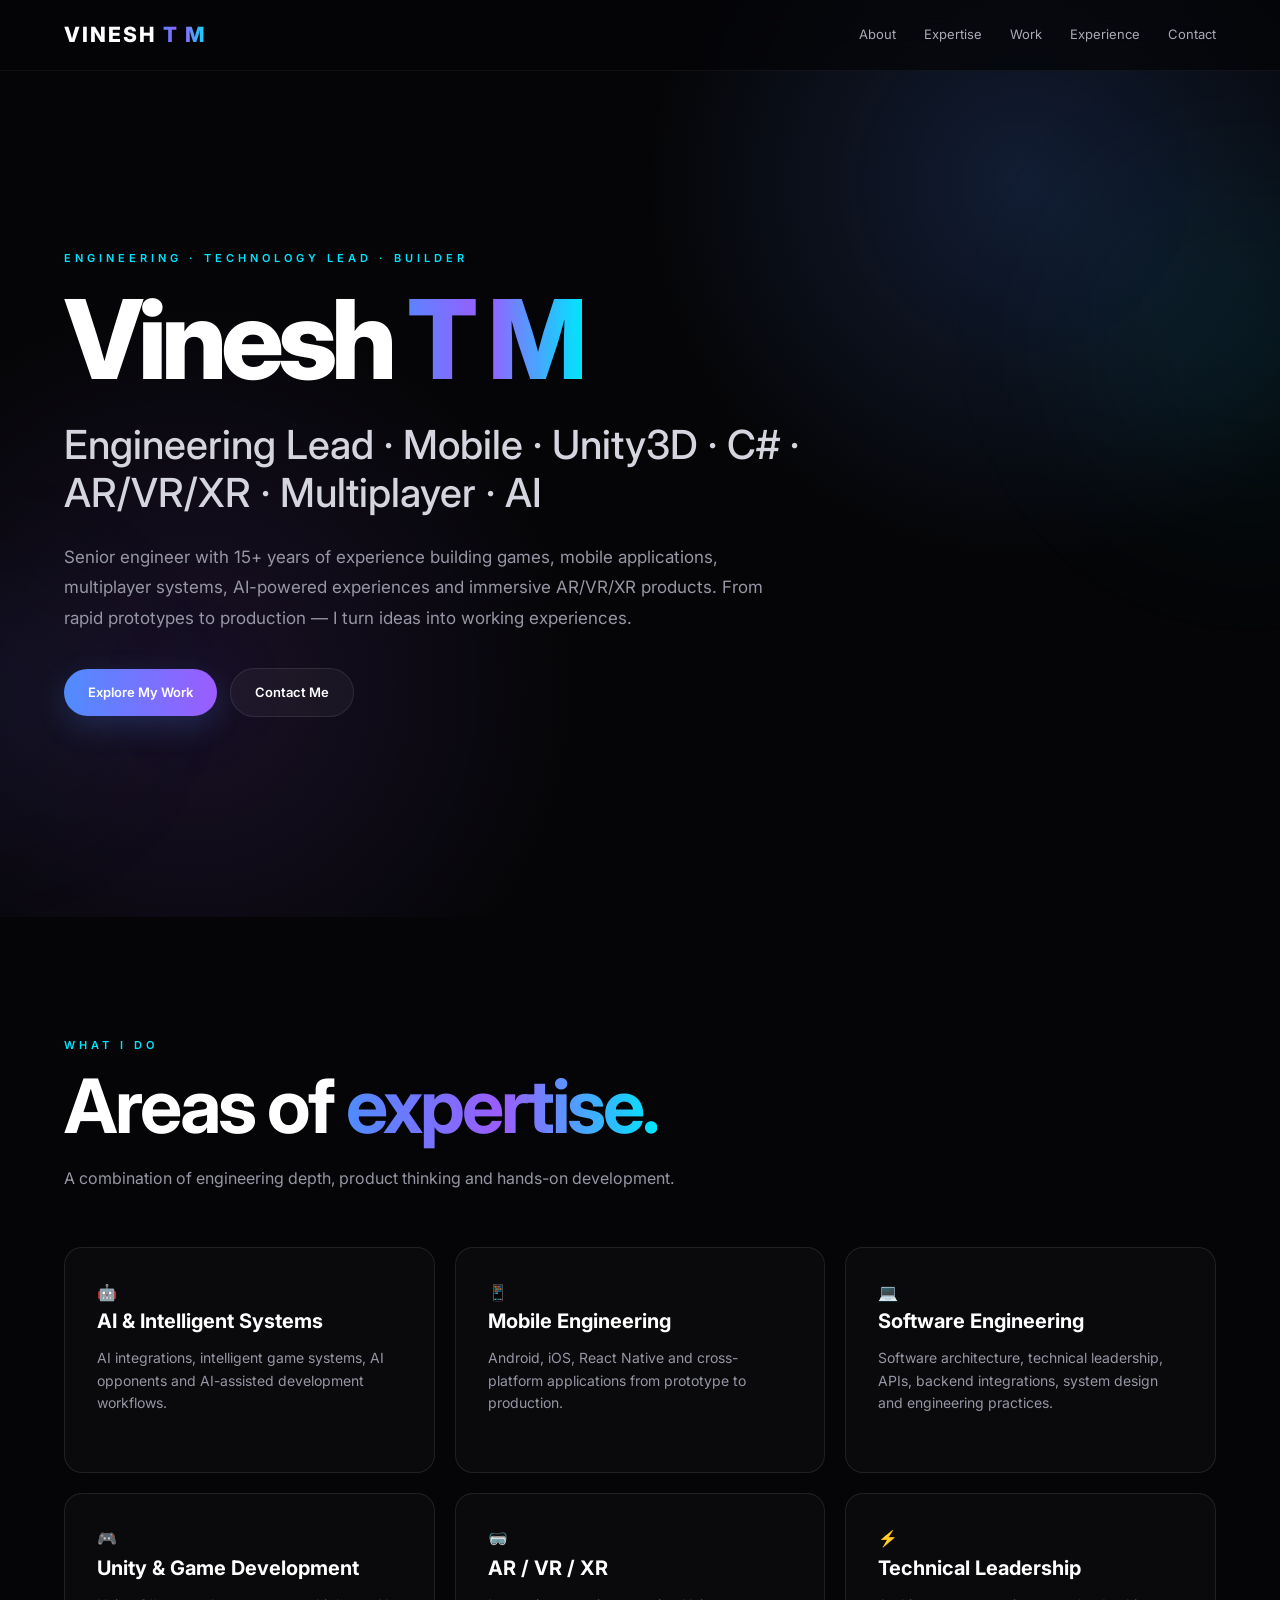
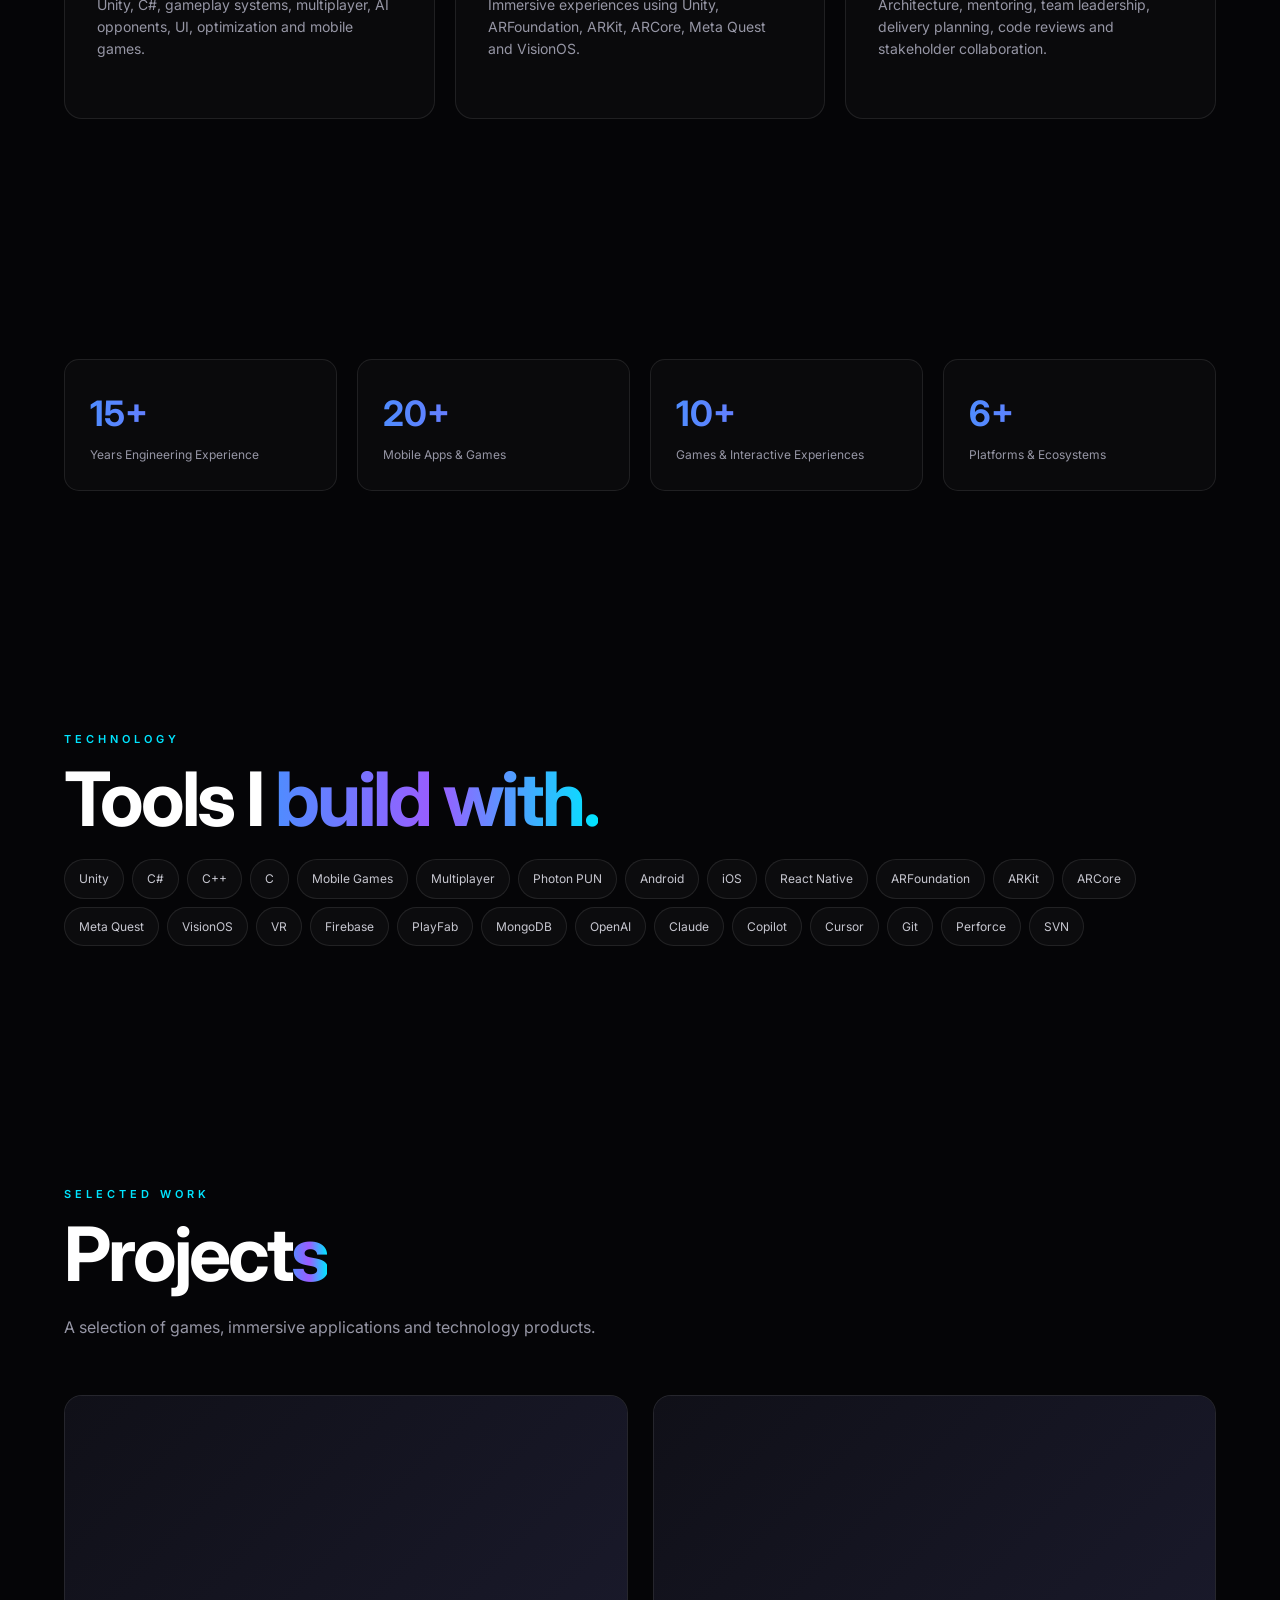
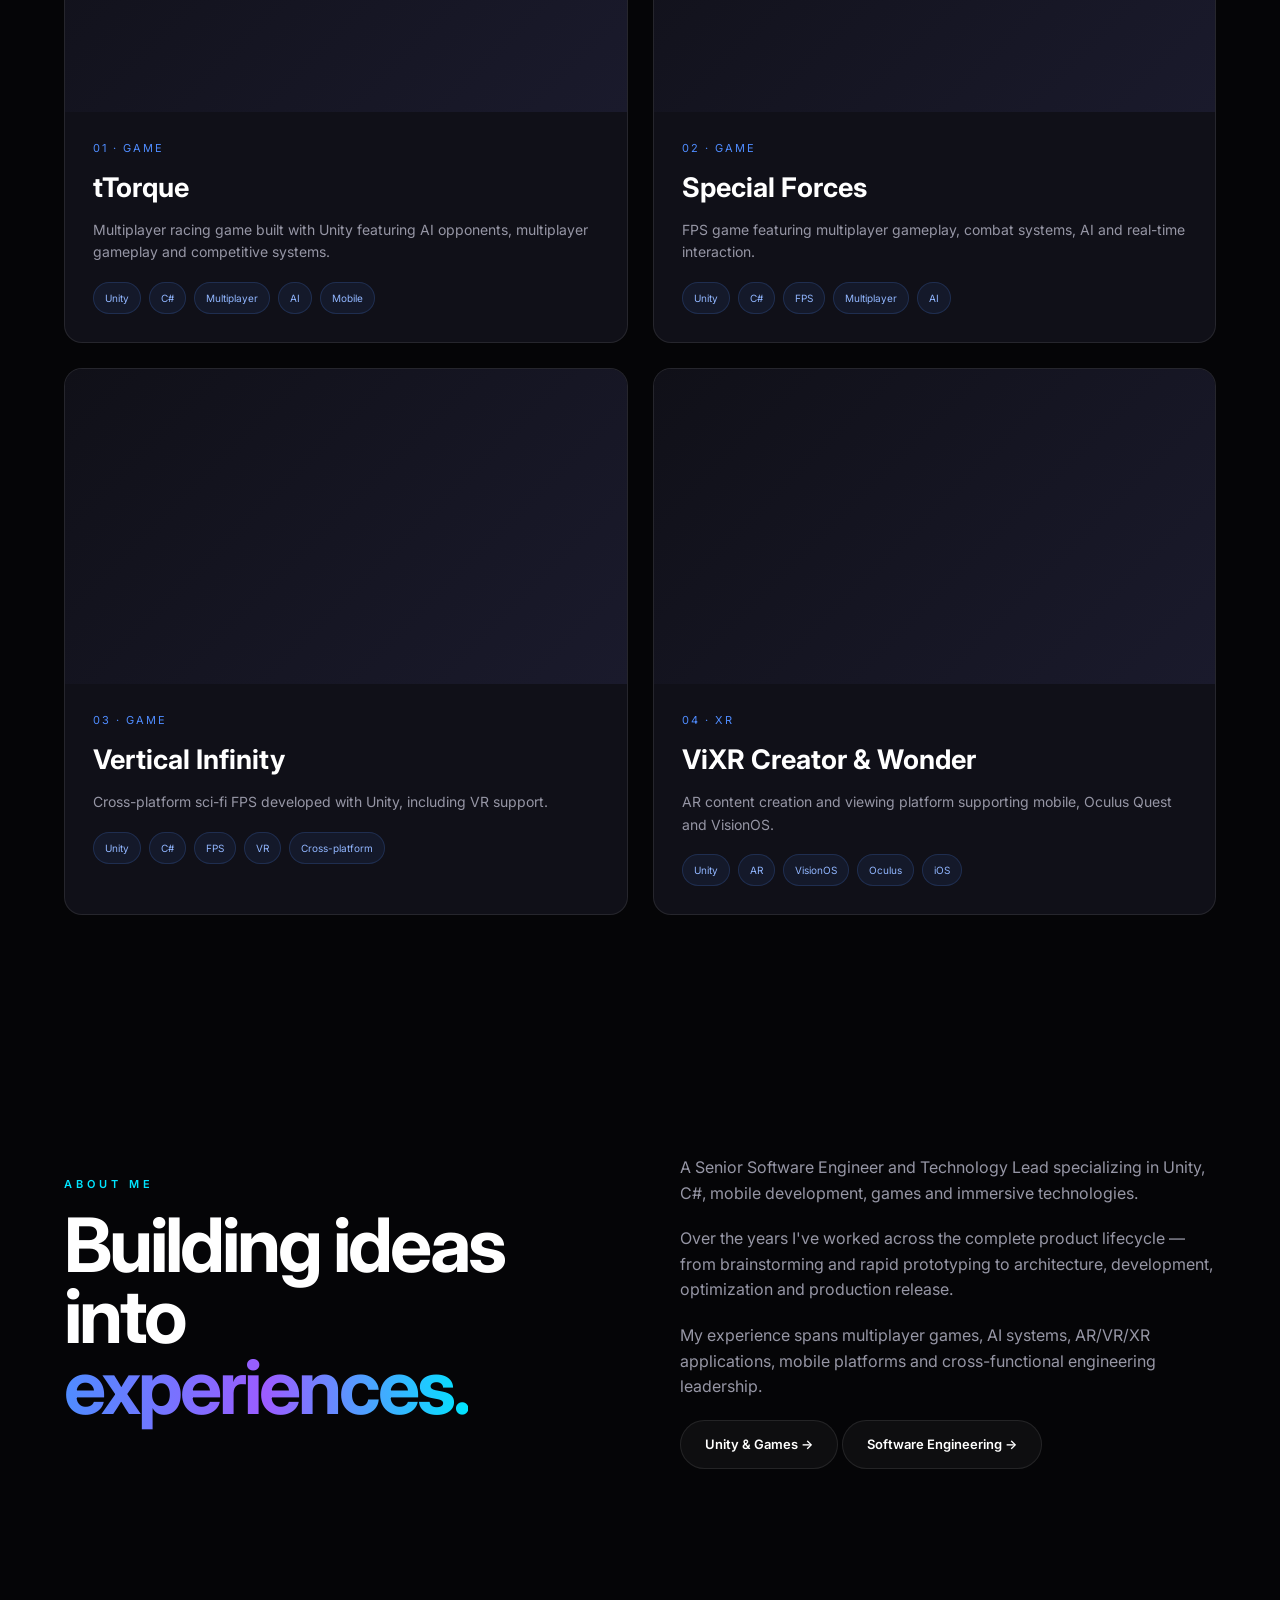
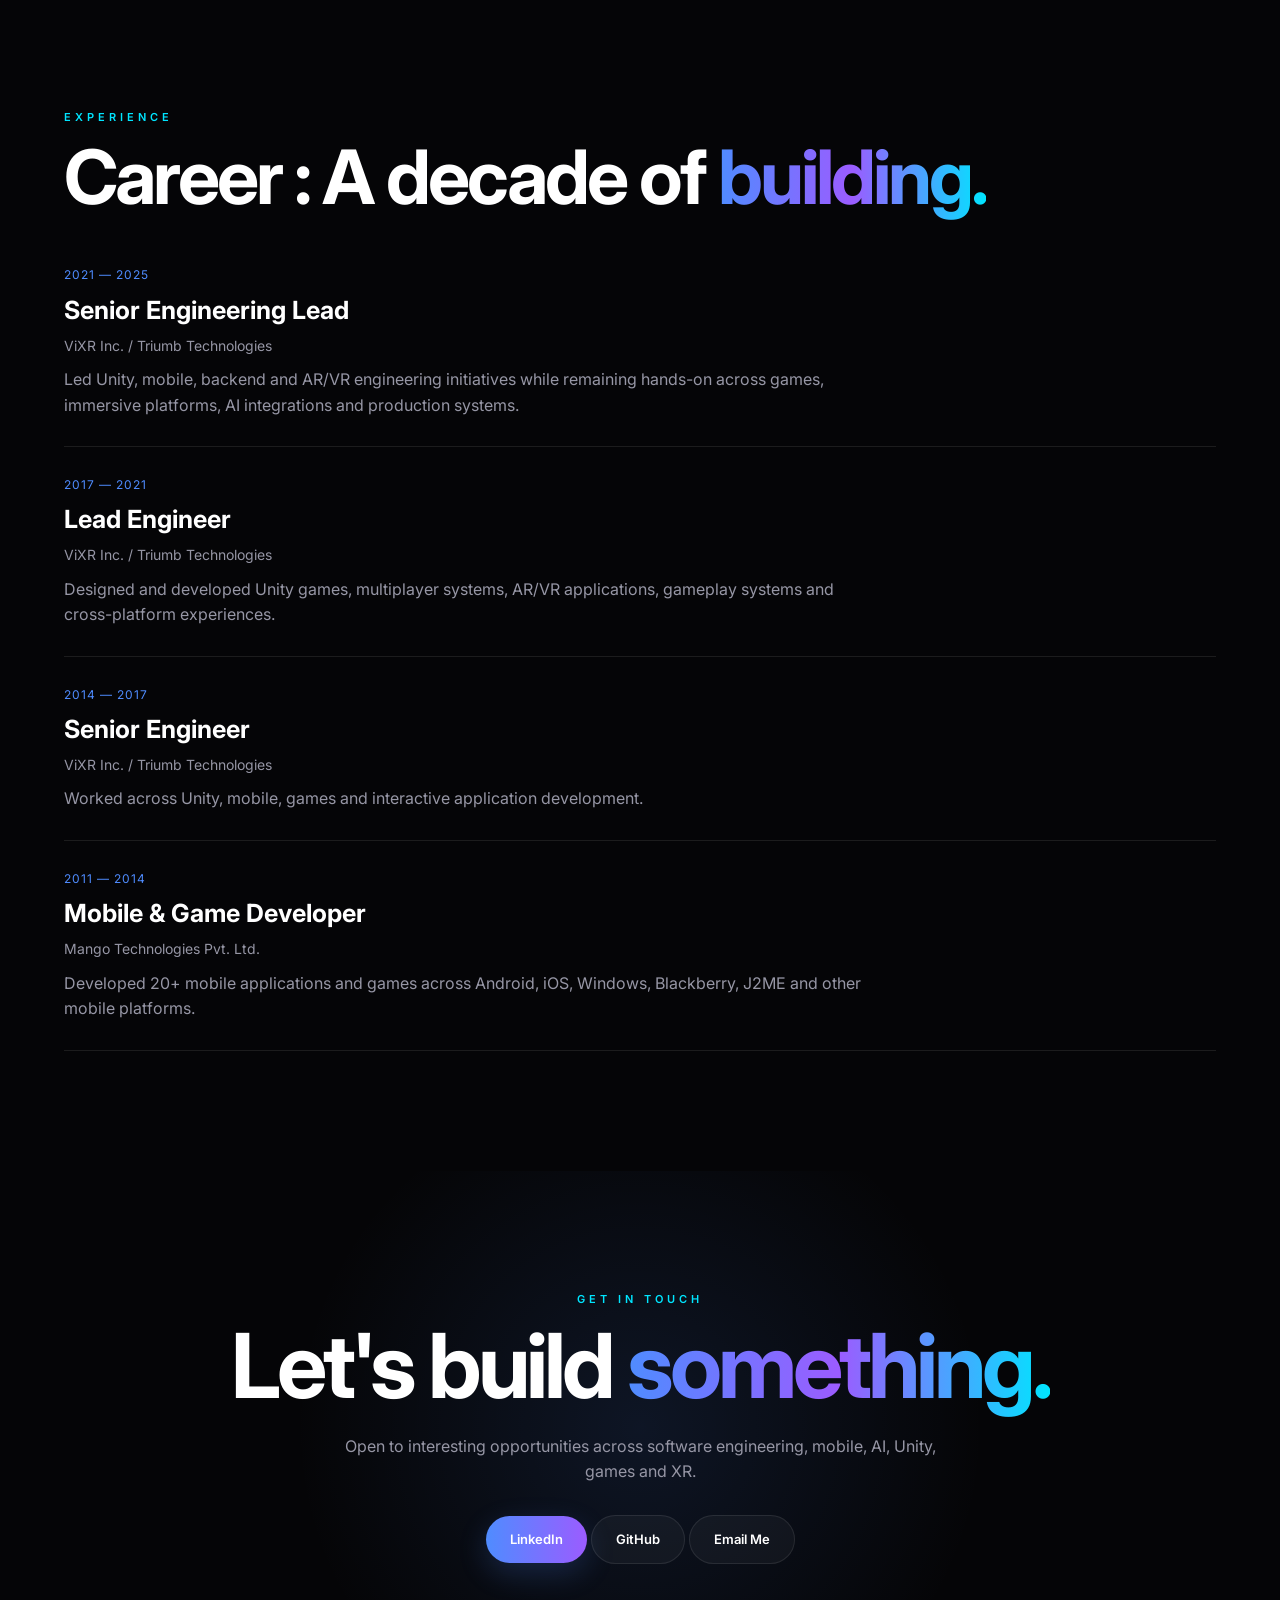
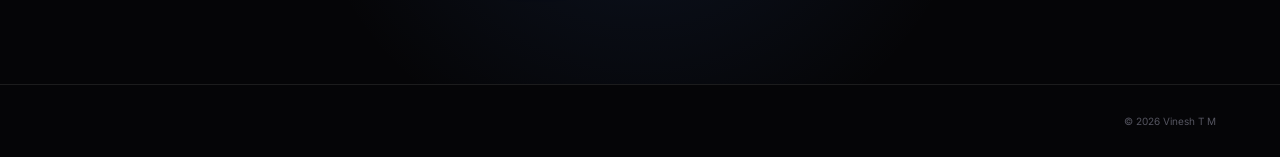
<file: portfolio/ai/index.html>
<!doctype html>
<html lang="en">
  <head>
    <meta charset="UTF-8" />
    <meta name="viewport" content="width=device-width, initial-scale=1.0" />
    <meta
      name="description"
      content="Vinesh T M — Senior Software Engineer, Unity Developer, Mobile Architect and Technology Lead specializing in games, AI, mobile and XR."
    />

    <!-- Google Font -->
    <link rel="preconnect" href="https://fonts.googleapis.com" />
    <link rel="preconnect" href="https://fonts.gstatic.com" crossorigin />
    <link
      href="https://fonts.googleapis.com/css2?family=Inter:wght@400;500;600;700;800&display=swap"
      rel="stylesheet"
    />

    <!-- Shared Portfolio CSS -->
    <link rel="stylesheet" href="../../css/styles.css" />

    <title>
      Vinesh T M | Senior Software Engineer · Unity · Games · AI · XR
    </title>
  </head>

  <body>
    <!-- =====================================================
     NAVIGATION
     ===================================================== -->

    <header class="navbar">
      <div class="nav-container">
        <a href="./" class="logo">
          VINESH<span class="gradient-text"> T M</span>
        </a>

        <nav class="nav-links" aria-label="Main navigation">
          <a href="#about">About</a>

          <a href="#expertise">Expertise</a>

          <a href="#projects">Work</a>

          <a href="#experience"> Experience </a>

          <a href="#contact">Contact</a>
        </nav>
      </div>
    </header>

    <!-- =====================================================
     HOME
     ===================================================== -->

    <main>
      <section class="home">
        <div class="home-glow home-glow-one"></div>
        <div class="home-glow home-glow-two"></div>

        <div class="container">
          <div class="home-content">
            <div class="eyebrow">ENGINEERING · TECHNOLOGY LEAD · BUILDER</div>

            <h1 class="home-title">
              Vinesh<span class="gradient-text"> T M </span>
            </h1>

            <h2 class="home-role">
              Engineering Lead · Mobile · Unity3D · C# · AR/VR/XR · Multiplayer
              · AI
            </h2>

            <p class="home-description">
              Senior engineer with 15+ years of experience building games,
              mobile applications, multiplayer systems, AI-powered experiences
              and immersive AR/VR/XR products. From rapid prototypes to
              production — I turn ideas into working experiences.
            </p>

            <div class="home-actions">
              <a href="#work" class="btn btn-primary"> Explore My Work </a>

              <a href="#contact" class="btn btn-secondary"> Contact Me </a>
            </div>
          </div>
        </div>
      </section>

      <!-- =====================================================
     EXPERTISE
     ===================================================== -->

      <section id="expertise">
        <div class="container">
          <div class="section-label">What I Do</div>

          <h2 class="section-title">
            Areas of <span class="gradient-text"> expertise.</span>
          </h2>

          <p class="section-description">
            A combination of engineering depth, product thinking and hands-on
            development.
          </p>

          <div class="card-grid">
            <!-- AI -->

            <div class="card">
              <div class="card-icon">🤖</div>

              <h3>AI & Intelligent Systems</h3>

              <p>
                AI integrations, intelligent game systems, AI opponents and
                AI-assisted development workflows.
              </p>
            </div>

            <!-- MOBILE -->

            <div class="card">
              <div class="card-icon">📱</div>

              <h3>Mobile Engineering</h3>

              <p>
                Android, iOS, React Native and cross-platform applications from
                prototype to production.
              </p>

              <br />

              <!-- <a href="mobile/" class="btn btn-secondary">
                View Mobile Portfolio →
              </a> -->
            </div>

            <!-- SOFTWARE -->

            <div class="card">
              <div class="card-icon">💻</div>

              <h3>Software Engineering</h3>

              <p>
                Software architecture, technical leadership, APIs, backend
                integrations, system design and engineering practices.
              </p>

              <br />

              <!-- <a href="software/" class="btn btn-secondary">
                View Software Portfolio →
              </a> -->
            </div>

            <!-- UNITY -->

            <div class="card">
              <div class="card-icon">🎮</div>

              <h3>Unity & Game Development</h3>

              <p>
                Unity, C#, gameplay systems, multiplayer, AI opponents, UI,
                optimization and mobile games.
              </p>

              <br />

              <!-- <a href="unity/" class="btn btn-secondary">
                View Unity Portfolio →
              </a> -->
            </div>

            <!-- XR -->

            <div class="card">
              <div class="card-icon">🥽</div>

              <h3>AR / VR / XR</h3>

              <p>
                Immersive experiences using Unity, ARFoundation, ARKit, ARCore,
                Meta Quest and VisionOS.
              </p>

              <br />

              <!-- <a href="xr/" class="btn btn-secondary"> View XR Portfolio → </a> -->
            </div>

            <!-- LEADERSHIP -->

            <div class="card">
              <div class="card-icon">⚡</div>

              <h3>Technical Leadership</h3>

              <p>
                Architecture, mentoring, team leadership, delivery planning,
                code reviews and stakeholder collaboration.
              </p>
            </div>
          </div>
        </div>
      </section>

      <!-- =====================================================
     STATS
     ===================================================== -->

      <section>
        <div class="container">
          <div class="stats">
            <div class="stat">
              <div class="stat-number">15+</div>

              <div class="stat-label">Years Engineering Experience</div>
            </div>

            <div class="stat">
              <div class="stat-number">20+</div>

              <div class="stat-label">Mobile Apps & Games</div>
            </div>

            <div class="stat">
              <div class="stat-number">10+</div>

              <div class="stat-label">Games & Interactive Experiences</div>
            </div>

            <div class="stat">
              <div class="stat-number">6+</div>

              <div class="stat-label">Platforms & Ecosystems</div>
            </div>
          </div>
        </div>
      </section>

      <!-- =====================================================
     SKILLS
     ===================================================== -->

      <section>
        <div class="container">
          <div class="section-label">Technology</div>

          <h2 class="section-title">
            Tools I
            <span class="gradient-text"> build with.</span>
          </h2>

          <div class="skills">
            <span class="skill">Unity</span>
            <span class="skill">C#</span>
            <span class="skill">C++</span>
            <span class="skill">C</span>

            <span class="skill">Mobile Games</span>
            <span class="skill">Multiplayer</span>
            <span class="skill">Photon PUN</span>

            <span class="skill">Android</span>
            <span class="skill">iOS</span>
            <span class="skill">React Native</span>

            <span class="skill">ARFoundation</span>
            <span class="skill">ARKit</span>
            <span class="skill">ARCore</span>

            <span class="skill">Meta Quest</span>
            <span class="skill">VisionOS</span>
            <span class="skill">VR</span>

            <span class="skill">Firebase</span>
            <span class="skill">PlayFab</span>
            <span class="skill">MongoDB</span>

            <span class="skill">OpenAI</span>
            <span class="skill">Claude</span>
            <span class="skill">Copilot</span>
            <span class="skill">Cursor</span>

            <span class="skill">Git</span>
            <span class="skill">Perforce</span>
            <span class="skill">SVN</span>
          </div>
        </div>
      </section>

      <!-- =====================================================
     FEATURED PROJECTS
     ===================================================== -->

      <section id="projects">
        <div class="container">
          <div class="section-label">Selected Work</div>

          <h2 class="section-title">
            Project<span class="gradient-text">s</span>
          </h2>

          <p class="section-description">
            A selection of games, immersive applications and technology
            products.
          </p>

          <div class="project-grid">
            <!-- PROJECT 1 -->

            <article class="project-card">
              <div class="project-media">
                <!-- Replace XYZ with your YouTube video ID -->

                <iframe
                  src="https://www.youtube.com/embed/YdUncMF1l7g"
                  title="tTorque Multiplayer Racing Game"
                  allowfullscreen
                >
                </iframe>
              </div>

              <div class="project-content">
                <div class="project-number">01 · GAME</div>

                <h3 class="project-title">tTorque</h3>

                <p class="project-description">
                  Multiplayer racing game built with Unity featuring AI
                  opponents, multiplayer gameplay and competitive systems.
                </p>

                <div class="tags">
                  <span class="tag">Unity</span>
                  <span class="tag">C#</span>
                  <span class="tag">Multiplayer</span>
                  <span class="tag">AI</span>
                  <span class="tag">Mobile</span>
                </div>
              </div>
            </article>

            <!-- PROJECT 2 -->

            <article class="project-card">
              <div class="project-media">
                <iframe
                  src="https://www.youtube.com/embed/8qWvjTP-21s"
                  title="Special Forces FPS"
                  allowfullscreen
                >
                </iframe>
              </div>

              <div class="project-content">
                <div class="project-number">02 · GAME</div>

                <h3 class="project-title">Special Forces</h3>

                <p class="project-description">
                  FPS game featuring multiplayer gameplay, combat systems, AI
                  and real-time interaction.
                </p>

                <div class="tags">
                  <span class="tag">Unity</span>
                  <span class="tag">C#</span>
                  <span class="tag">FPS</span>
                  <span class="tag">Multiplayer</span>
                  <span class="tag">AI</span>
                </div>
              </div>
            </article>

            <!-- PROJECT 3 -->

            <article class="project-card">
              <div class="project-media">
                <iframe
                  src="https://www.youtube.com/embed/Nxcseq4vjLg"
                  title="Vertical Infinity"
                  allowfullscreen
                >
                </iframe>
              </div>

              <div class="project-content">
                <div class="project-number">03 · GAME</div>

                <h3 class="project-title">Vertical Infinity</h3>

                <p class="project-description">
                  Cross-platform sci-fi FPS developed with Unity, including VR
                  support.
                </p>

                <div class="tags">
                  <span class="tag">Unity</span>
                  <span class="tag">C#</span>
                  <span class="tag">FPS</span>
                  <span class="tag">VR</span>
                  <span class="tag">Cross-platform</span>
                </div>
              </div>
            </article>

            <!-- PROJECT 4 -->

            <article class="project-card">
              <div class="project-media">
                <iframe
                  src="https://www.youtube.com/embed/S6KToOFx0Uw"
                  title="ViXR Creator & Wonder"
                  allowfullscreen
                >
                </iframe>
              </div>

              <div class="project-content">
                <div class="project-number">04 · XR</div>

                <h3 class="project-title">ViXR Creator & Wonder</h3>

                <p class="project-description">
                  AR content creation and viewing platform supporting mobile,
                  Oculus Quest and VisionOS.
                </p>

                <div class="tags">
                  <span class="tag">Unity</span>
                  <span class="tag">AR</span>
                  <span class="tag">VisionOS</span>
                  <span class="tag">Oculus</span>
                  <span class="tag">iOS</span>
                </div>
              </div>
            </article>
          </div>
        </div>
      </section>

      <!-- =====================================================
     ABOUT
     ===================================================== -->

      <section id="about">
        <div class="container">
          <div class="about-grid">
            <div>
              <div class="section-label">About Me</div>

              <h2 class="section-title">
                Building ideas<br />
                into <span class="gradient-text"> experiences.</span>
              </h2>
            </div>

            <div class="about-text">
              <p>
                A Senior Software Engineer and Technology Lead specializing in
                Unity, C#, mobile development, games and immersive technologies.
              </p>

              <p>
                Over the years I've worked across the complete product lifecycle
                — from brainstorming and rapid prototyping to architecture,
                development, optimization and production release.
              </p>

              <p>
                My experience spans multiplayer games, AI systems, AR/VR/XR
                applications, mobile platforms and cross-functional engineering
                leadership.
              </p>

              <div class="button-group">
                <a href="unity/" class="btn btn-secondary"> Unity & Games → </a>

                <a href="software/" class="btn btn-secondary">
                  Software Engineering →
                </a>
              </div>
            </div>
          </div>
        </div>
      </section>

      <!-- =========================================================
     EXPERIENCE
     ========================================================= -->

      <section>
        <div id="experience" class="container">
          <div class="section-label">Experience</div>

          <h2 class="section-title">
            Career : A decade of
            <span class="gradient-text"> building.</span>
          </h2>

          <div class="experience-item">
            <div class="experience-date">2021 — 2025</div>

            <h3>Senior Engineering Lead</h3>

            <div class="experience-company">
              ViXR Inc. / Triumb Technologies
            </div>

            <p>
              Led Unity, mobile, backend and AR/VR engineering initiatives while
              remaining hands-on across games, immersive platforms, AI
              integrations and production systems.
            </p>
          </div>

          <div class="experience-item">
            <div class="experience-date">2017 — 2021</div>

            <h3>Lead Engineer</h3>

            <div class="experience-company">
              ViXR Inc. / Triumb Technologies
            </div>

            <p>
              Designed and developed Unity games, multiplayer systems, AR/VR
              applications, gameplay systems and cross-platform experiences.
            </p>
          </div>

          <div class="experience-item">
            <div class="experience-date">2014 — 2017</div>

            <h3>Senior Engineer</h3>

            <div class="experience-company">
              ViXR Inc. / Triumb Technologies
            </div>

            <p>
              Worked across Unity, mobile, games and interactive application
              development.
            </p>
          </div>

          <div class="experience-item">
            <div class="experience-date">2011 — 2014</div>

            <h3>Mobile & Game Developer</h3>

            <div class="experience-company">Mango Technologies Pvt. Ltd.</div>

            <p>
              Developed 20+ mobile applications and games across Android, iOS,
              Windows, Blackberry, J2ME and other mobile platforms.
            </p>
          </div>
        </div>
      </section>

      <!-- =========================================================
     CONTACT
     ========================================================= -->

      <section id="contact" class="contact">
        <div class="container">
          <div class="section-label">Get In Touch</div>

          <h2 class="contact-title">
            Let's build
            <span class="gradient-text"> something.</span>
          </h2>

          <p class="contact-description">
            Open to interesting opportunities across software engineering,
            mobile, AI, Unity, games and XR.
          </p>

          <div class="button-group" style="justify-content: center">
            <a
              href="https://www.linkedin.com/in/vineshtm/"
              target="_blank"
              class="btn btn-primary"
            >
              LinkedIn
            </a>

            <a
              href="https://vineshtm.github.io/"
              target="_blank"
              class="btn btn-secondary"
            >
              GitHub
            </a>

            <a
              href="mailto:tmvinesh.007.mobile@gmail.com"
              class="btn btn-secondary"
            >
              Email Me
            </a>
          </div>
        </div>
      </section>
    </main>

    <!-- =========================================================
     FOOTER
     ========================================================= -->

    <!-- <footer>© 2026 Vinesh T M · Senior Unity Developer</footer> -->
    <footer>
      <div class="container">
        <div class="footer-content">
          <div class="footer-links">
            <!-- <a href="mailto:tmvinesh.007.mobile@gmail.com"> Email </a>

            <a
              href="https://vineshtm.github.io/"
              target="_blank"
              rel="noopener noreferrer"
            >
              GitHub
            </a>

            <a
              href="https://www.linkedin.com/in/vineshtm/"
              target="_blank"
              rel="noopener noreferrer"
            >
              LinkedIn
            </a> -->
          </div>

          <div class="footer-copy">
            © <span id="year">2026</span> Vinesh T M
          </div>
        </div>
      </div>
    </footer>

    <!-- =====================================================
         JAVASCRIPT
    ====================================================== -->

    <script>
      document.getElementById("year").textContent = new Date().getFullYear();
    </script>
  </body>
</html>
</file>
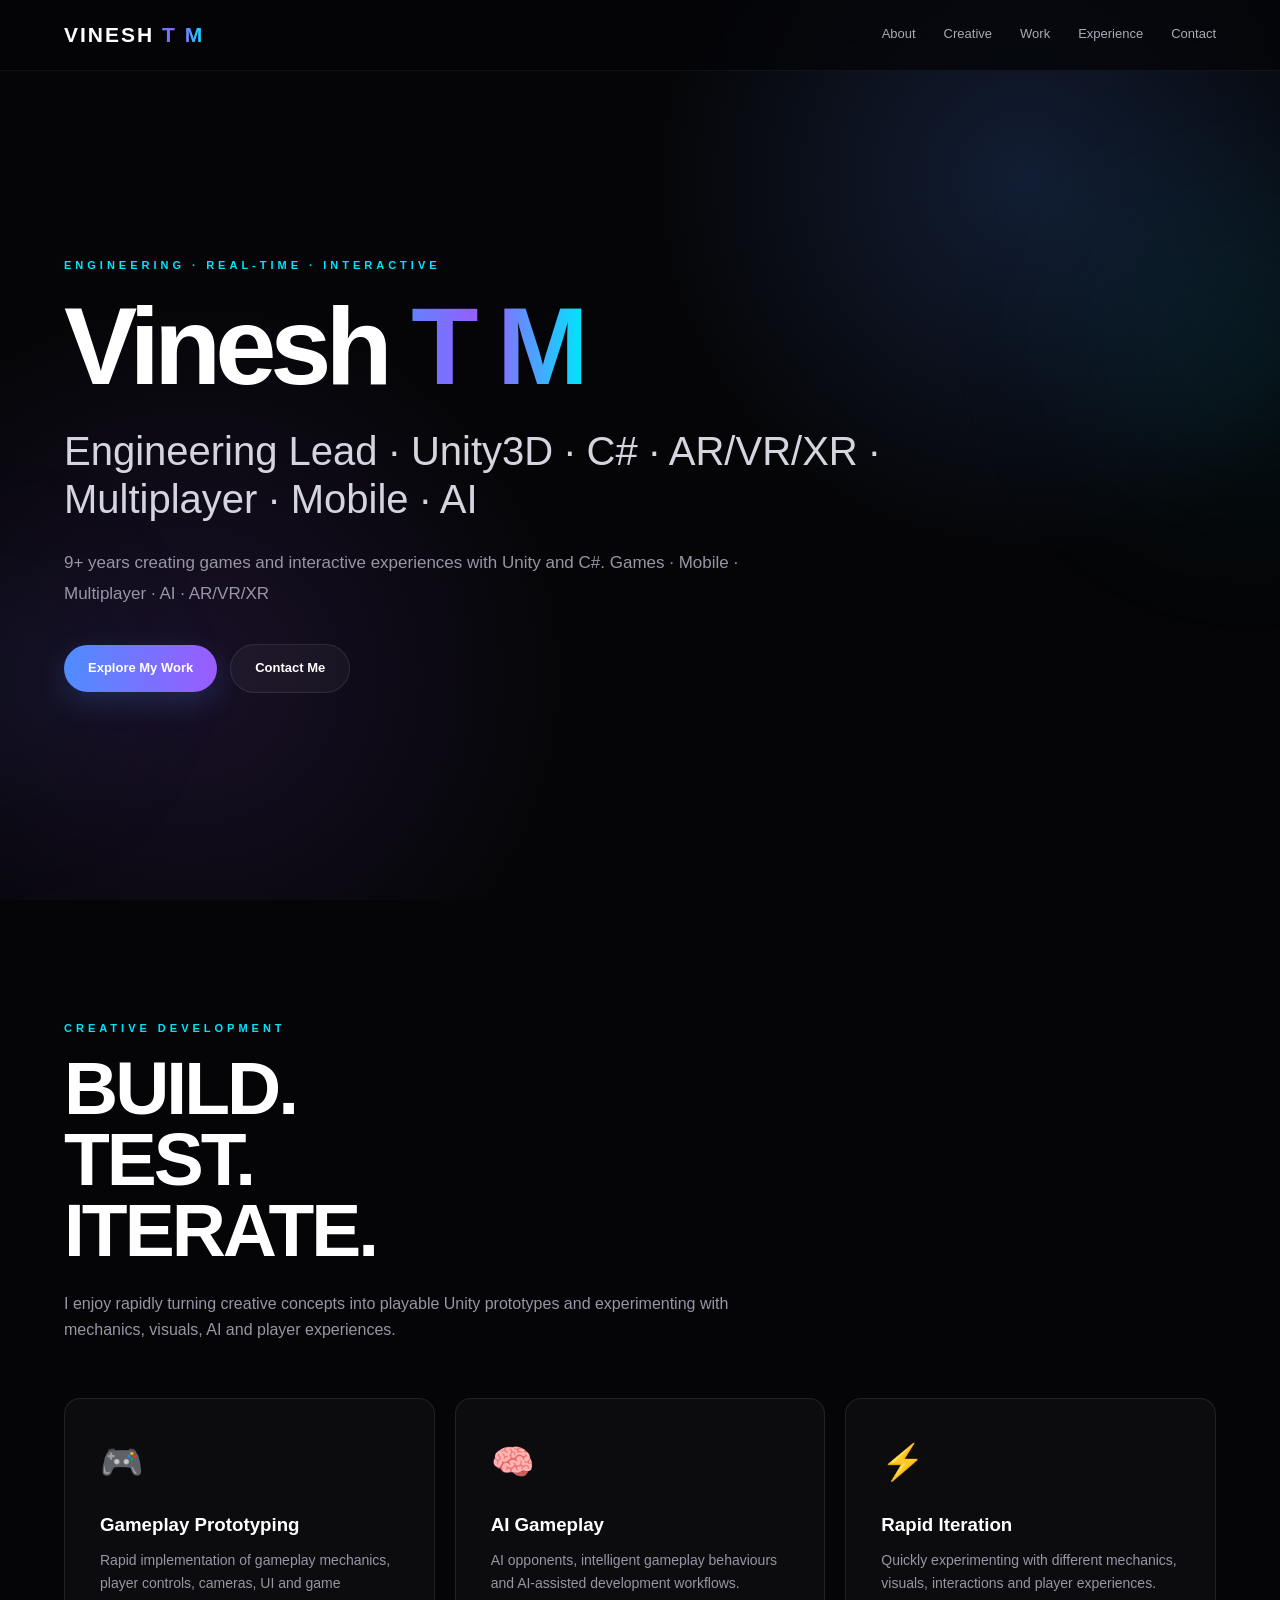
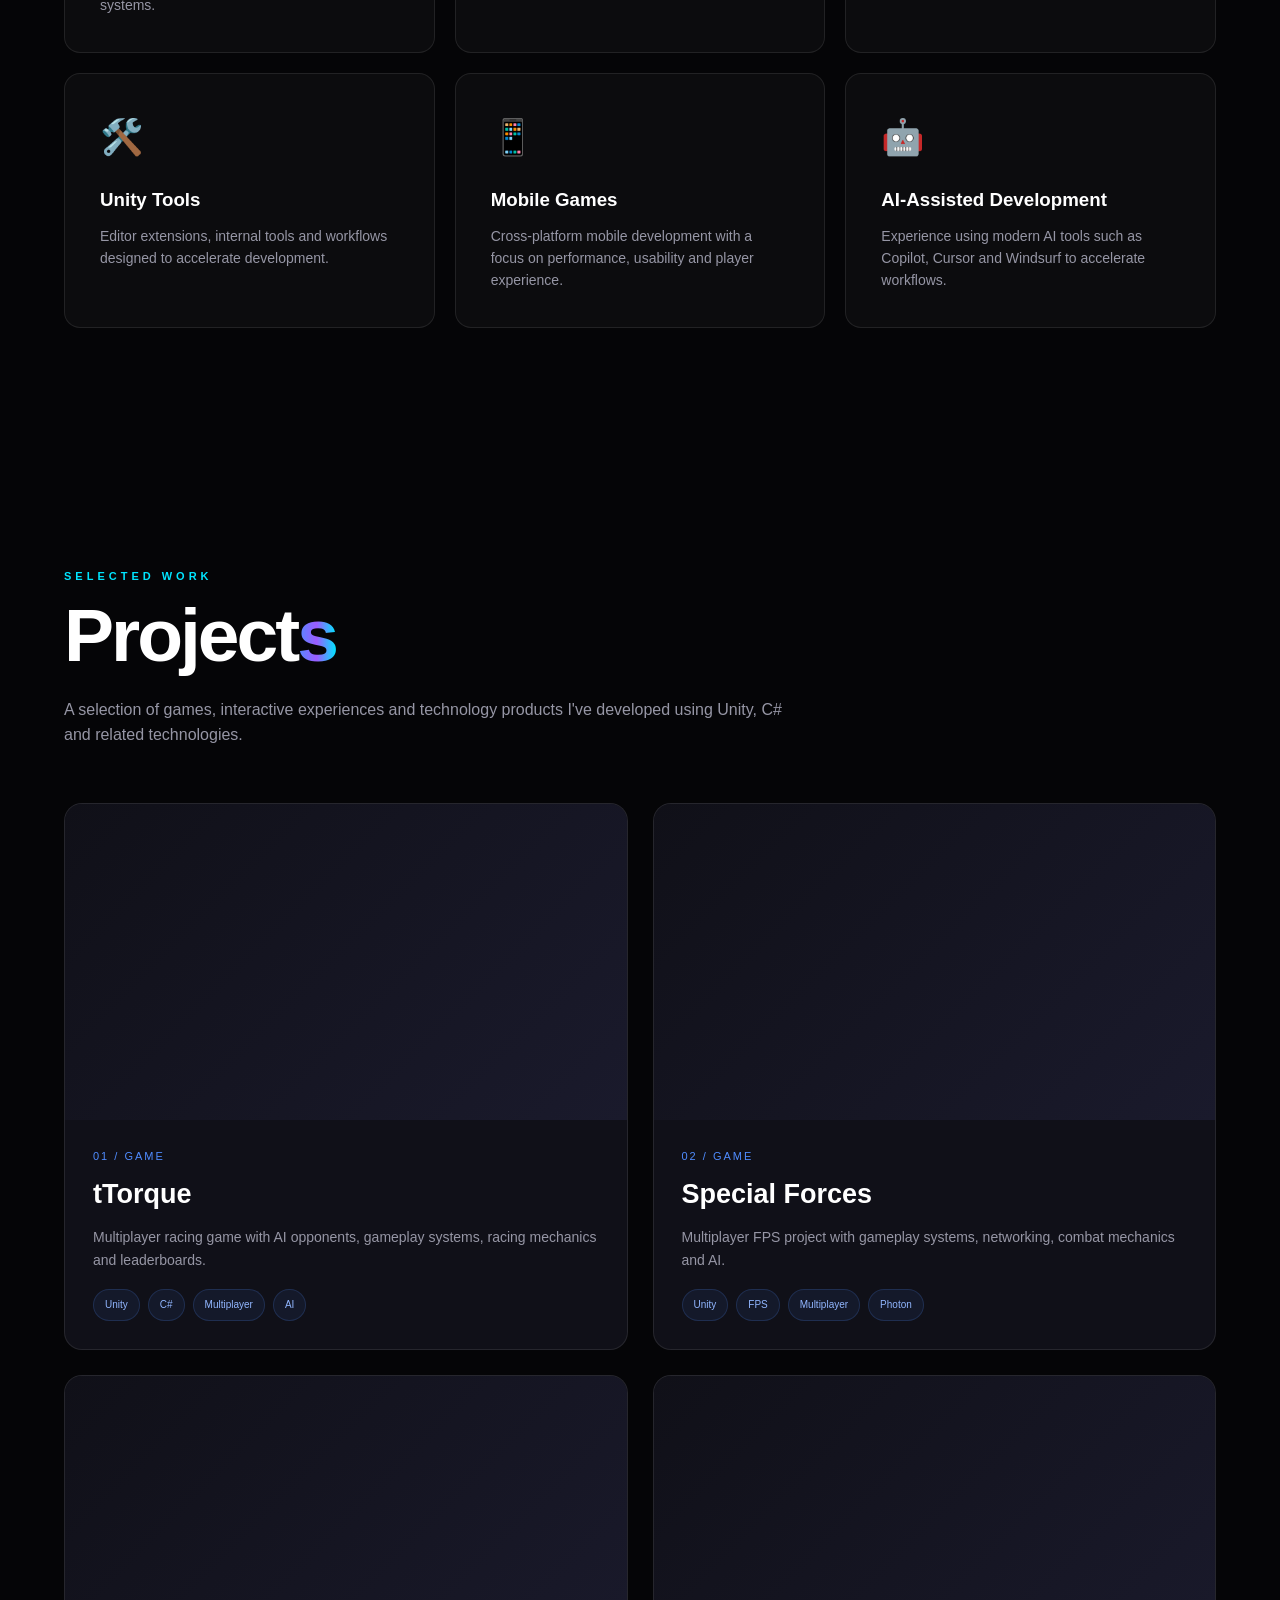
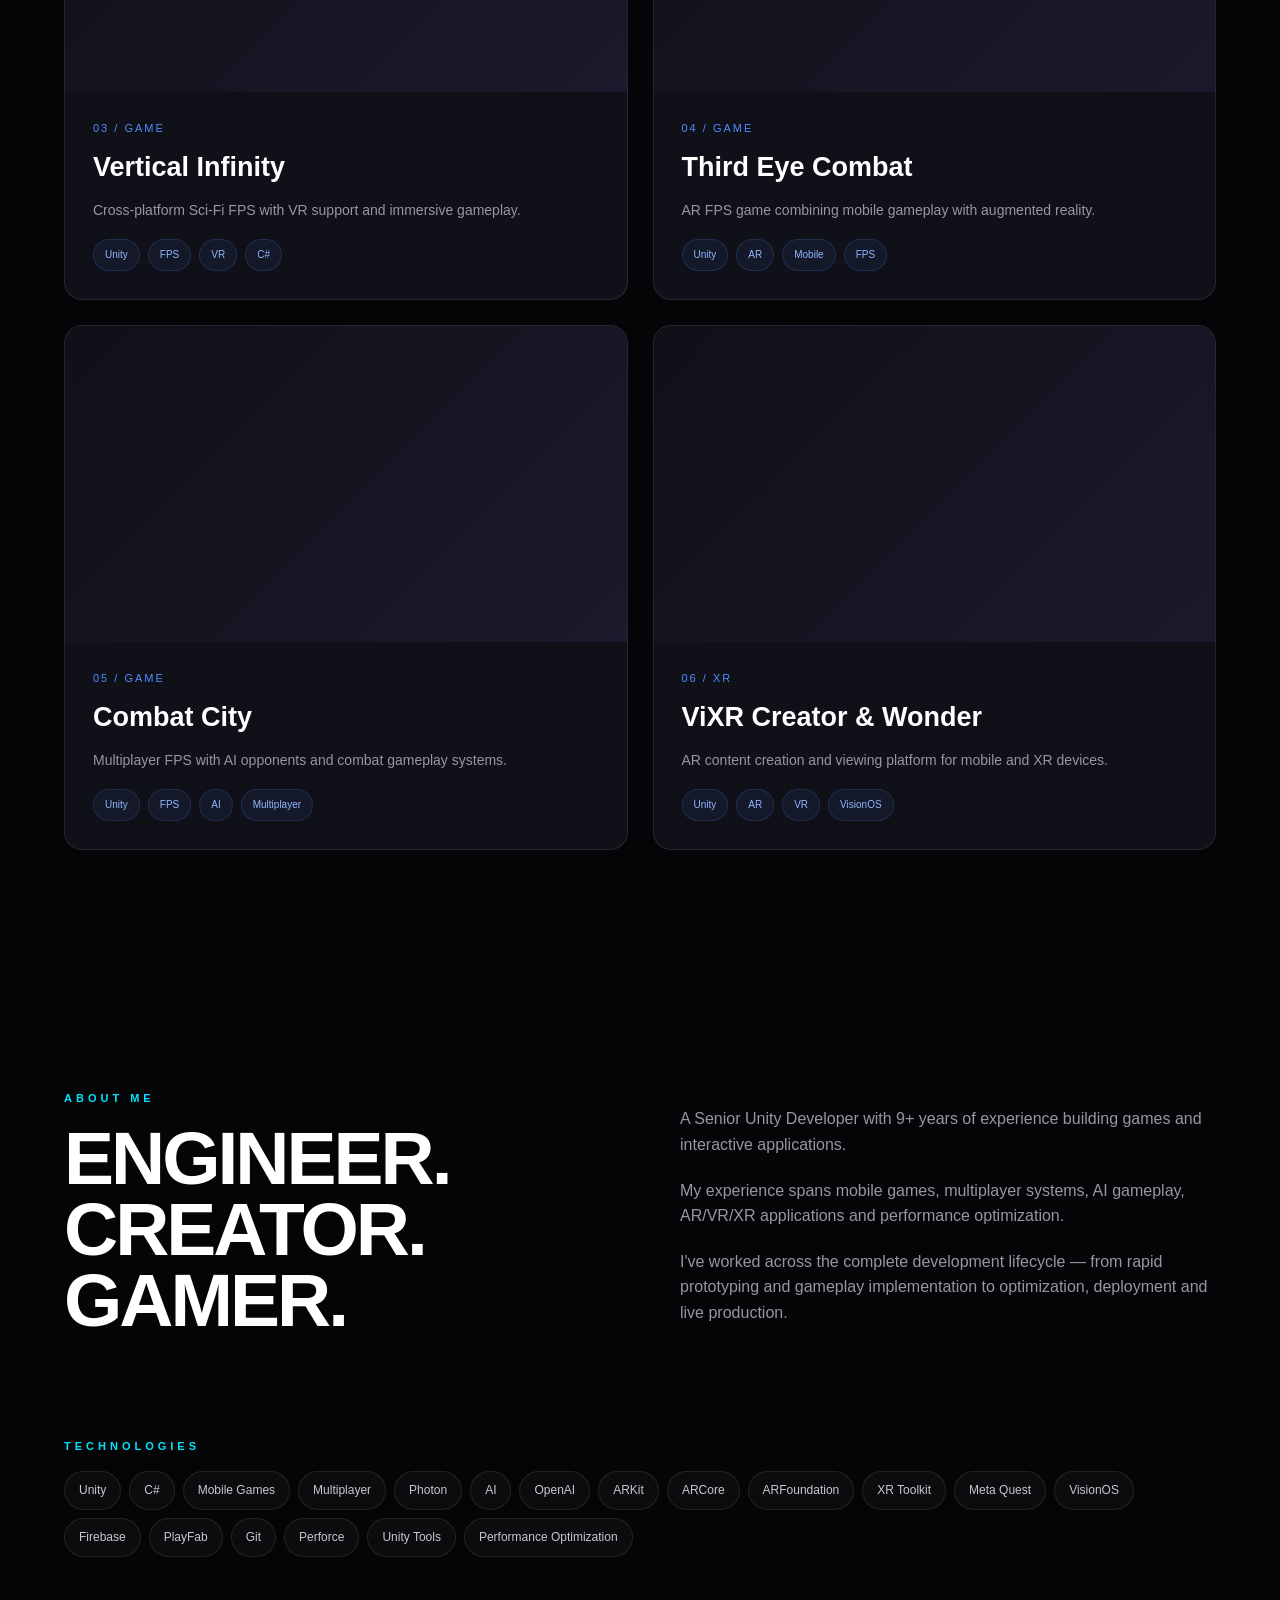
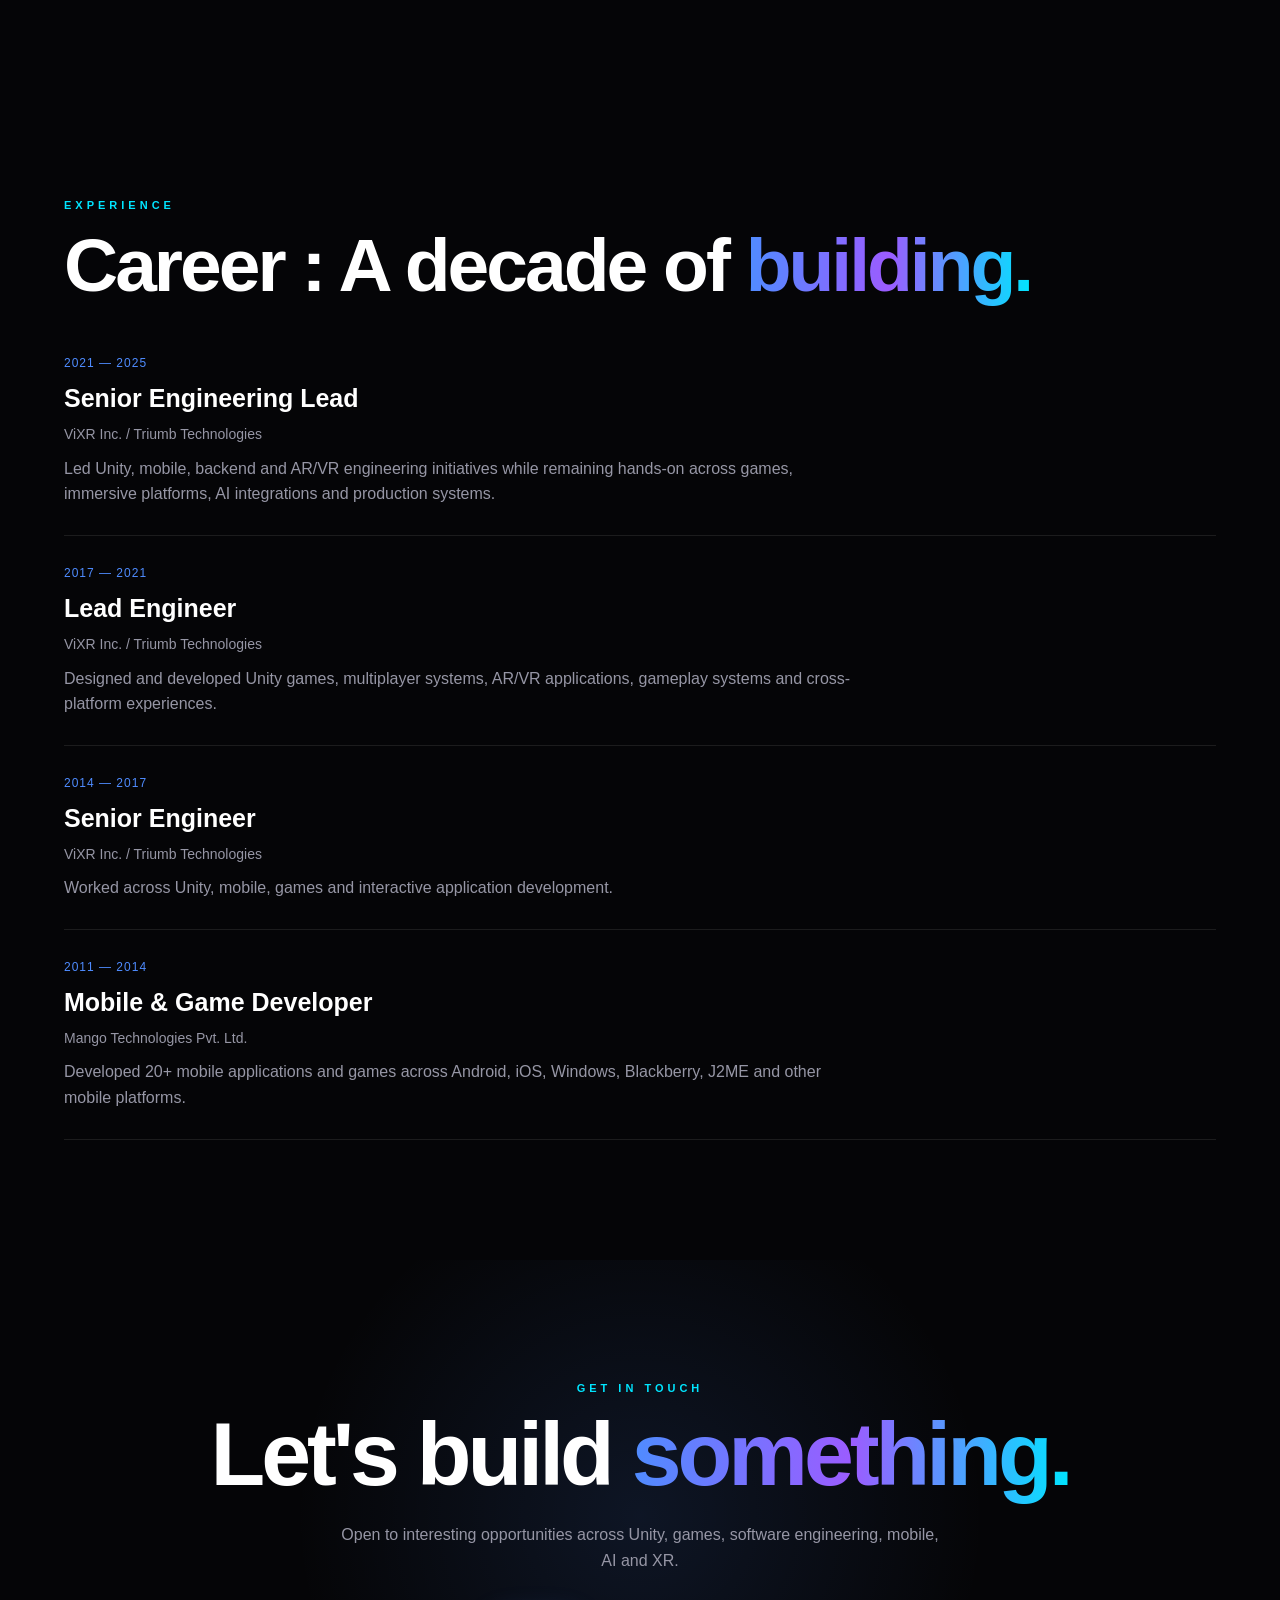
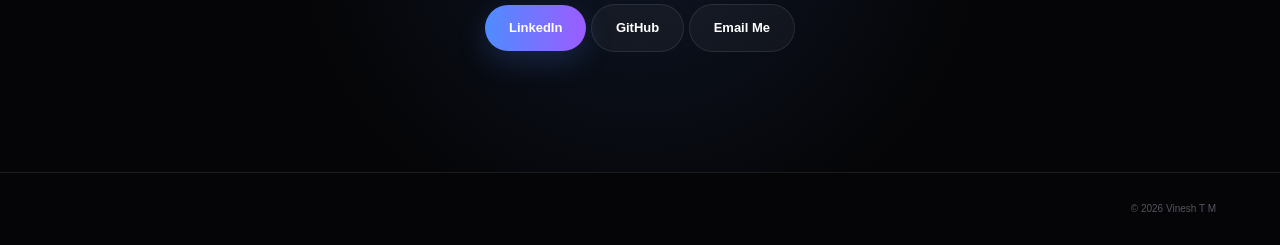
<file: portfolio/games/index.html>
<!doctype html>
<html lang="en">
  <head>
    <meta charset="UTF-8" />
    <meta name="viewport" content="width=device-width, initial-scale=1.0" />
    <meta
      name="description"
      content="Vinesh T M - Senior Unity Developer specializing in games, mobile, multiplayer, AI and AR/VR/XR."
    />

    <link rel="stylesheet" href="../../css/styles.css" />

    <title>Vinesh T M | Senior Unity Developer</title>
  </head>

  <body>
    <!-- =========================================================
     NAVIGATION
     ========================================================= -->

    <header class="navbar">
      <div class="nav-container">
        <a href="./" class="logo">
          VINESH<span class="gradient-text"> T M</span>
        </a>

        <nav class="nav-links" aria-label="Main navigation">
          <a href="#about">About</a>

          <a href="#creative">Creative</a>

          <a href="#work">Work</a>

          <a href="#experience"> Experience </a>

          <a href="#contact">Contact</a>
        </nav>
      </div>
    </header>

    <!-- =========================================================
     HOME
     ========================================================= -->

    <section class="home">
      <div class="home-glow home-glow-one"></div>
      <div class="home-glow home-glow-two"></div>

      <div class="container">
        <div class="home-content">
          <div class="eyebrow">ENGINEERING · REAL-TIME · INTERACTIVE</div>

          <h1 class="home-title">
            Vinesh<span class="gradient-text"> T M </span>
          </h1>

          <h2 class="home-role">
            Engineering Lead · Unity3D · C# · AR/VR/XR · Multiplayer · Mobile ·
            AI
          </h2>

          <p class="home-description">
            9+ years creating games and interactive experiences with Unity and
            C#. Games · Mobile · Multiplayer · AI · AR/VR/XR
          </p>

          <div class="home-actions">
            <a href="#work" class="btn btn-primary"> Explore My Work </a>

            <a href="#contact" class="btn btn-secondary"> Contact Me </a>
          </div>
        </div>
      </div>
    </section>

    <!-- =========================================================
     CREATIVE DEVELOPMENT
     ========================================================= -->

    <section id="creative" class="creative">
      <div class="container">
        <div class="section-label">Creative Development</div>

        <h2 class="section-title">
          BUILD.<br />
          TEST.<br />
          ITERATE.
        </h2>

        <p class="section-description">
          I enjoy rapidly turning creative concepts into playable Unity
          prototypes and experimenting with mechanics, visuals, AI and player
          experiences.
        </p>

        <div class="creative-grid">
          <div class="creative-card">
            <div class="creative-icon">🎮</div>

            <h3>Gameplay Prototyping</h3>

            <p>
              Rapid implementation of gameplay mechanics, player controls,
              cameras, UI and game systems.
            </p>
          </div>

          <div class="creative-card">
            <div class="creative-icon">🧠</div>

            <h3>AI Gameplay</h3>

            <p>
              AI opponents, intelligent gameplay behaviours and AI-assisted
              development workflows.
            </p>
          </div>

          <div class="creative-card">
            <div class="creative-icon">⚡</div>

            <h3>Rapid Iteration</h3>

            <p>
              Quickly experimenting with different mechanics, visuals,
              interactions and player experiences.
            </p>
          </div>

          <div class="creative-card">
            <div class="creative-icon">🛠️</div>

            <h3>Unity Tools</h3>

            <p>
              Editor extensions, internal tools and workflows designed to
              accelerate development.
            </p>
          </div>

          <div class="creative-card">
            <div class="creative-icon">📱</div>

            <h3>Mobile Games</h3>

            <p>
              Cross-platform mobile development with a focus on performance,
              usability and player experience.
            </p>
          </div>

          <div class="creative-card">
            <div class="creative-icon">🤖</div>

            <h3>AI-Assisted Development</h3>

            <p>
              Experience using modern AI tools such as Copilot, Cursor and
              Windsurf to accelerate workflows.
            </p>
          </div>
        </div>
      </div>
    </section>

    <!-- =========================================================
     SELECTED WORK
     ========================================================= -->

    <section id="work">
      <div class="container">
        <div class="section-label">Selected Work</div>

        <h2 class="section-title">
          Project<span class="gradient-text">s</span>
        </h2>

        <p class="section-description">
          A selection of games, interactive experiences and technology products
          I've developed using Unity, C# and related technologies.
        </p>

        <div class="project-grid">
          <!-- PROJECT 01 -->

          <article class="project-card">
            <div class="project-media">
              <!-- REPLACE VIDEO_ID WITH YOUR YOUTUBE VIDEO ID -->

              <iframe
                src="https://www.youtube.com/embed/YdUncMF1l7g"
                title="tTorque"
                allowfullscreen
              >
              </iframe>
            </div>

            <div class="project-content">
              <div class="project-number">01 / GAME</div>

              <h3 class="project-title">tTorque</h3>

              <p class="project-description">
                Multiplayer racing game with AI opponents, gameplay systems,
                racing mechanics and leaderboards.
              </p>

              <div class="tags">
                <span class="tag"> Unity </span>

                <span class="tag"> C# </span>

                <span class="tag"> Multiplayer </span>

                <span class="tag"> AI </span>
              </div>
            </div>
          </article>

          <!-- PROJECT 02 -->

          <article class="project-card">
            <div class="project-media">
              <iframe
                src="https://www.youtube.com/embed/8qWvjTP-21s"
                title="Special Forces"
                allowfullscreen
              >
              </iframe>
            </div>

            <div class="project-content">
              <div class="project-number">02 / GAME</div>

              <h3 class="project-title">Special Forces</h3>

              <p class="project-description">
                Multiplayer FPS project with gameplay systems, networking,
                combat mechanics and AI.
              </p>

              <div class="tags">
                <span class="tag"> Unity </span>

                <span class="tag"> FPS </span>

                <span class="tag"> Multiplayer </span>

                <span class="tag"> Photon </span>
              </div>
            </div>
          </article>

          <!-- PROJECT 03 -->

          <article class="project-card">
            <div class="project-media">
              <iframe
                src="https://www.youtube.com/embed/Nxcseq4vjLg"
                title="Vertical Infinity"
                allowfullscreen
              >
              </iframe>
            </div>

            <div class="project-content">
              <div class="project-number">03 / GAME</div>

              <h3 class="project-title">Vertical Infinity</h3>

              <p class="project-description">
                Cross-platform Sci-Fi FPS with VR support and immersive
                gameplay.
              </p>

              <div class="tags">
                <span class="tag"> Unity </span>

                <span class="tag"> FPS </span>

                <span class="tag"> VR </span>

                <span class="tag"> C# </span>
              </div>
            </div>
          </article>

          <!-- PROJECT 04 -->

          <article class="project-card">
            <div class="project-media">
              <iframe
                src="https://www.youtube.com/embed/o2YaZEZoZ-Y"
                title="Third Eye Combat"
                allowfullscreen
              >
              </iframe>
            </div>

            <div class="project-content">
              <div class="project-number">04 / GAME</div>

              <h3 class="project-title">Third Eye Combat</h3>

              <p class="project-description">
                AR FPS game combining mobile gameplay with augmented reality.
              </p>

              <div class="tags">
                <span class="tag"> Unity </span>

                <span class="tag"> AR </span>

                <span class="tag"> Mobile </span>

                <span class="tag"> FPS </span>
              </div>
            </div>
          </article>

          <!-- PROJECT 05 -->

          <article class="project-card">
            <div class="project-media">
              <iframe
                src="https://www.youtube.com/embed/8qWvjTP-21s"
                title="Combat City"
                allowfullscreen
              >
              </iframe>
            </div>

            <div class="project-content">
              <div class="project-number">05 / GAME</div>

              <h3 class="project-title">Combat City</h3>

              <p class="project-description">
                Multiplayer FPS with AI opponents and combat gameplay systems.
              </p>

              <div class="tags">
                <span class="tag"> Unity </span>

                <span class="tag"> FPS </span>

                <span class="tag"> AI </span>

                <span class="tag"> Multiplayer </span>
              </div>
            </div>
          </article>

          <!-- PROJECT 06 -->

          <article class="project-card">
            <div class="project-media">
              <iframe
                src="https://www.youtube.com/embed/S6KToOFx0Uw"
                title="ViXR Creator & Wonder"
                allowfullscreen
              >
              </iframe>
            </div>

            <div class="project-content">
              <div class="project-number">06 / XR</div>

              <h3 class="project-title">ViXR Creator & Wonder</h3>

              <p class="project-description">
                AR content creation and viewing platform for mobile and XR
                devices.
              </p>

              <div class="tags">
                <span class="tag"> Unity </span>

                <span class="tag"> AR </span>

                <span class="tag"> VR </span>

                <span class="tag"> VisionOS </span>
              </div>
            </div>
          </article>
        </div>
      </div>
    </section>

    <!-- =========================================================
     ABOUT
     ========================================================= -->

    <section id="about" class="about">
      <div class="container">
        <div class="about-grid">
          <div>
            <div class="section-label">About Me</div>

            <h2 class="section-title">
              ENGINEER.<br />
              CREATOR.<br />
              GAMER.
            </h2>
          </div>

          <div class="about-text">
            <p>
              A Senior Unity Developer with 9+ years of experience building
              games and interactive applications.
            </p>

            <p>
              My experience spans mobile games, multiplayer systems, AI
              gameplay, AR/VR/XR applications and performance optimization.
            </p>

            <p>
              I've worked across the complete development lifecycle — from rapid
              prototyping and gameplay implementation to optimization,
              deployment and live production.
            </p>
          </div>
        </div>

        <br /><br /><br />

        <div class="section-label">Technologies</div>

        <div class="skills">
          <span class="skill">Unity</span>
          <span class="skill">C#</span>
          <span class="skill">Mobile Games</span>
          <span class="skill">Multiplayer</span>
          <span class="skill">Photon</span>
          <span class="skill">AI</span>
          <span class="skill">OpenAI</span>
          <span class="skill">ARKit</span>
          <span class="skill">ARCore</span>
          <span class="skill">ARFoundation</span>
          <span class="skill">XR Toolkit</span>
          <span class="skill">Meta Quest</span>
          <span class="skill">VisionOS</span>
          <span class="skill">Firebase</span>
          <span class="skill">PlayFab</span>
          <span class="skill">Git</span>
          <span class="skill">Perforce</span>
          <span class="skill">Unity Tools</span>
          <span class="skill">Performance Optimization</span>
        </div>
      </div>
    </section>

    <!-- =========================================================
     EXPERIENCE
     ========================================================= -->

    <section>
      <div id="experience" class="container">
        <div class="section-label">Experience</div>

        <h2 class="section-title">
          Career : A decade of
          <span class="gradient-text"> building.</span>
        </h2>

        <div class="experience-item">
          <div class="experience-date">2021 — 2025</div>

          <h3>Senior Engineering Lead</h3>

          <div class="experience-company">ViXR Inc. / Triumb Technologies</div>

          <p>
            Led Unity, mobile, backend and AR/VR engineering initiatives while
            remaining hands-on across games, immersive platforms, AI
            integrations and production systems.
          </p>
        </div>

        <div class="experience-item">
          <div class="experience-date">2017 — 2021</div>

          <h3>Lead Engineer</h3>

          <div class="experience-company">ViXR Inc. / Triumb Technologies</div>

          <p>
            Designed and developed Unity games, multiplayer systems, AR/VR
            applications, gameplay systems and cross-platform experiences.
          </p>
        </div>

        <div class="experience-item">
          <div class="experience-date">2014 — 2017</div>

          <h3>Senior Engineer</h3>

          <div class="experience-company">ViXR Inc. / Triumb Technologies</div>

          <p>
            Worked across Unity, mobile, games and interactive application
            development.
          </p>
        </div>

        <div class="experience-item">
          <div class="experience-date">2011 — 2014</div>

          <h3>Mobile & Game Developer</h3>

          <div class="experience-company">Mango Technologies Pvt. Ltd.</div>

          <p>
            Developed 20+ mobile applications and games across Android, iOS,
            Windows, Blackberry, J2ME and other mobile platforms.
          </p>
        </div>
      </div>
    </section>

    <!-- =========================================================
     CONTACT
     ========================================================= -->

    <section id="contact" class="contact">
      <div class="container">
        <div class="section-label">Get In Touch</div>

        <h2 class="contact-title">
          Let's build
          <span class="gradient-text"> something.</span>
        </h2>

        <p class="contact-description">
          Open to interesting opportunities across Unity, games, software
          engineering, mobile, AI and XR.
        </p>

        <div class="button-group" style="justify-content: center">
          <a
            href="https://www.linkedin.com/in/vineshtm/"
            target="_blank"
            class="btn btn-primary"
          >
            LinkedIn
          </a>

          <a
            href="https://vineshtm.github.io/"
            target="_blank"
            class="btn btn-secondary"
          >
            GitHub
          </a>

          <a
            href="mailto:tmvinesh.007.mobile@gmail.com"
            class="btn btn-secondary"
          >
            Email Me
          </a>
        </div>
      </div>
    </section>

    <!-- =========================================================
     FOOTER
     ========================================================= -->

    <!-- <footer>© 2026 Vinesh T M · Senior Unity Developer</footer> -->
    <footer>
      <div class="container">
        <div class="footer-content">
          <div class="footer-links">
            <!-- <a href="mailto:tmvinesh.007.mobile@gmail.com"> Email </a>

            <a
              href="https://vineshtm.github.io/"
              target="_blank"
              rel="noopener noreferrer"
            >
              GitHub
            </a>

            <a
              href="https://www.linkedin.com/in/vineshtm/"
              target="_blank"
              rel="noopener noreferrer"
            >
              LinkedIn
            </a> -->
          </div>

          <div class="footer-copy">
            © <span id="year">2026</span> Vinesh T M
          </div>
        </div>
      </div>
    </footer>

    <!-- =====================================================
         JAVASCRIPT
    ====================================================== -->

    <script>
      document.getElementById("year").textContent = new Date().getFullYear();
    </script>
  </body>
</html>
</file>
<file: css/styles.css>
/* =========================================================
   VINESH T M — PORTFOLIO GLOBAL STYLES

   Shared stylesheet for:

   /
   /unity/
   /software/
   /mobile/
   /xr/
   /games/
   /ai/

========================================================= */

/* =========================================================
   DESIGN TOKENS
========================================================= */

:root {
  /* Background */

  --bg: #050507;
  --bg-soft: #09090f;
  --card: #101018;

  --blue: #4f8cff;

  /* Accent */

  --primary: #4f8cff;
  --secondary: #9b5cff;
  --cyan: #00e5ff;

  /* Text */

  --text: #ffffff;
  --text-soft: #d5d5df;
  --muted: #9696a5;

  /* Borders */

  --border: rgba(255, 255, 255, 0.09);

  /* Layout */

  --max-width: 1200px;

  /* Effects */

  --transition-fast: 0.2s ease;
  --transition: 0.3s ease;
  --transition-slow: 0.5s ease;
}

/* =========================================================
   RESET
========================================================= */

* {
  margin: 0;
  padding: 0;

  box-sizing: border-box;
}

html {
  scroll-behavior: smooth;
}

body {
  font-family:
    Inter,
    -apple-system,
    BlinkMacSystemFont,
    "Segoe UI",
    Roboto,
    Helvetica,
    Arial,
    sans-serif;

  background: var(--bg);

  color: var(--text);

  line-height: 1.6;

  overflow-x: hidden;
}

/* =========================================================
   GLOBAL ELEMENTS
========================================================= */

a {
  color: inherit;

  text-decoration: none;
}

button,
a {
  -webkit-tap-highlight-color: transparent;
}

img {
  max-width: 100%;

  display: block;
}

::selection {
  background: rgba(79, 140, 255, 0.35);

  color: white;
}

/* =========================================================
   CONTAINER
========================================================= */

.container {
  width: min(var(--max-width), 90%);

  margin: 0 auto;
}

/* =========================================================
   NAVIGATION
========================================================= */

.navbar {
  position: fixed;

  top: 0;
  left: 0;

  width: 100%;

  z-index: 1000;

  padding: 18px 0;

  background: rgba(5, 5, 7, 0.72);

  backdrop-filter: blur(18px);

  -webkit-backdrop-filter: blur(18px);

  border-bottom: 1px solid rgba(255, 255, 255, 0.05);
}

.nav-container {
  width: min(var(--max-width), 90%);

  margin: 0 auto;

  display: flex;

  align-items: center;

  justify-content: space-between;
}

.nav-inner {
  width: min(1200px, 90%);
  margin: auto;

  display: flex;
  justify-content: space-between;
  align-items: center;
}

/* =========================================================
   LOGO
========================================================= */

.logo {
  font-size: 21px;

  font-weight: 800;

  letter-spacing: 2px;

  white-space: nowrap;
}

.logo span {
  color: var(--primary);
}

/* =========================================================
   NAV LINKS
========================================================= */

.nav-links {
  display: flex;

  align-items: center;

  gap: 28px;
}

.nav-links a {
  position: relative;

  color: #aaaab5;

  font-size: 13px;

  transition: color var(--transition);
}

.nav-links a::after {
  content: "";

  position: absolute;

  left: 0;

  bottom: -6px;

  width: 0;

  height: 1px;

  background: linear-gradient(90deg, var(--primary), var(--cyan));

  transition: width var(--transition);
}

.nav-links a:hover {
  color: white;
}

.nav-links a:hover::after {
  width: 100%;
}

/* =========================================================
   HOME
========================================================= */

.home {
  min-height: 100vh;

  position: relative;

  display: flex;

  align-items: center;

  overflow: hidden;

  background:
    radial-gradient(
      circle at 80% 20%,
      rgba(79, 140, 255, 0.18),
      transparent 30%
    ),
    radial-gradient(
      circle at 15% 75%,
      rgba(155, 92, 255, 0.13),
      transparent 30%
    ),
    var(--bg);
}

/* =========================================================
   BACKGROUND GLOW
========================================================= */

.home-glow {
  position: absolute;

  border-radius: 50%;

  pointer-events: none;

  filter: blur(60px);
}

.home-glow-one {
  width: 500px;

  height: 500px;

  right: -220px;

  top: 10%;

  background: radial-gradient(circle, rgba(0, 229, 255, 0.08), transparent 70%);
}

.home-glow-two {
  width: 350px;

  height: 350px;

  left: -180px;

  bottom: 5%;

  background: radial-gradient(
    circle,
    rgba(79, 140, 255, 0.07),
    transparent 70%
  );
}

/* =========================================================
   HOME CONTENT
========================================================= */

.home-content {
  position: relative;

  z-index: 2;

  max-width: 900px;

  padding: 130px 0 80px;

  animation: fadeUp 0.9s ease forwards;
}

/* =========================================================
   EYEBROW
========================================================= */

.eyebrow {
  margin-bottom: 22px;

  color: var(--cyan);

  text-transform: uppercase;

  letter-spacing: 4px;

  font-size: 11px;

  font-weight: 600;
}

/* =========================================================
   HOME TITLE
========================================================= */

.home-title {
  font-size: clamp(55px, 9vw, 110px);

  line-height: 0.9;

  letter-spacing: -6px;

  margin-bottom: 32px;

  font-weight: 800;
}

.gradient-text {
  background: linear-gradient(
    90deg,
    var(--primary),
    var(--secondary),
    var(--cyan)
  );

  -webkit-background-clip: text;

  background-clip: text;

  -webkit-text-fill-color: transparent;
}

/* =========================================================
   HOME ROLE
========================================================= */

.home-role {
  max-width: 900px;

  font-size: clamp(22px, 3.5vw, 40px);

  line-height: 1.2;

  font-weight: 500;

  color: var(--text-soft);

  margin-bottom: 25px;
}

/* =========================================================
   HOME DESCRIPTION
========================================================= */

.home-description {
  max-width: 720px;

  color: var(--muted);

  font-size: 17px;

  line-height: 1.8;

  margin-bottom: 35px;
}

/* =========================================================
   BUTTONS
========================================================= */

.home-actions {
  display: flex;

  align-items: center;

  gap: 13px;

  flex-wrap: wrap;
}

.btn {
  display: inline-flex;

  align-items: center;

  justify-content: center;

  padding: 13px 24px;

  border-radius: 30px;

  font-size: 13px;

  font-weight: 600;

  transition:
    transform var(--transition),
    box-shadow var(--transition),
    background var(--transition);
}

.btn-primary {
  color: white;

  background: linear-gradient(90deg, var(--primary), var(--secondary));

  box-shadow: 0 10px 30px rgba(79, 140, 255, 0.2);
}

.btn-secondary {
  color: white;

  background: rgba(255, 255, 255, 0.04);

  border: 1px solid var(--border);
}

.btn:hover {
  transform: translateY(-3px);

  box-shadow: 0 15px 35px rgba(0, 0, 0, 0.35);
}

/* =========================================================
   SPECIALIZATIONS
========================================================= */

.specializations {
  margin-top: 75px;

  max-width: 800px;
}

.specializations-label {
  color: #6f6f7c;

  text-transform: uppercase;

  letter-spacing: 3px;

  font-size: 10px;

  font-weight: 600;

  margin-bottom: 18px;
}

/* =========================================================
   SPECIALIZATION LIST
========================================================= */

.specialization-list {
  display: grid;

  grid-template-columns: repeat(2, minmax(0, 1fr));

  gap: 10px;
}

.specialization {
  display: grid;

  grid-template-columns:
    30px
    1fr
    25px;

  align-items: center;

  gap: 10px;

  min-height: 55px;

  padding: 0 14px;

  border: 1px solid var(--border);

  border-radius: 12px;

  background: rgba(255, 255, 255, 0.025);

  transition:
    transform var(--transition),
    border-color var(--transition),
    background var(--transition);
}

.specialization:hover {
  transform: translateY(-3px);

  background: rgba(79, 140, 255, 0.055);

  border-color: rgba(79, 140, 255, 0.38);
}

.specialization-number {
  color: rgba(79, 140, 255, 0.75);

  font-size: 10px;

  font-weight: 700;

  letter-spacing: 1px;
}

.specialization-name {
  color: #c8c8d2;

  font-size: 12px;

  font-weight: 500;
}

.specialization-arrow {
  color: #686875;

  font-size: 16px;

  text-align: right;

  transition:
    color var(--transition),
    transform var(--transition);
}

.specialization:hover .specialization-arrow {
  color: var(--cyan);

  transform: translateX(3px);
}

/* =========================================================
   FOOTER
========================================================= */

footer {
  padding: 28px 0;

  border-top: 1px solid var(--border);

  background: var(--bg);
}

.footer-content {
  display: flex;

  align-items: center;

  justify-content: space-between;

  gap: 20px;
}

.footer-links {
  display: flex;

  align-items: center;

  gap: 20px;
}

.footer-links a {
  color: #777783;

  font-size: 11px;

  transition: color var(--transition);
}

.footer-links a:hover {
  color: white;
}

.footer-copy {
  color: #555560;

  font-size: 10px;
}

/* =========================================================
   DETAILED PAGE FOUNDATIONS

   These styles will be reused by:

   /unity/
   /software/
   /mobile/
   /xr/
   /games/
   /ai/

========================================================= */

/* =========================================================
   SECTIONS
========================================================= */

section {
  padding: 120px 0;
}

.section-label {
  color: var(--cyan);

  text-transform: uppercase;

  letter-spacing: 4px;

  font-size: 11px;

  font-weight: 600;

  margin-bottom: 15px;
}

.section-title {
  font-size: clamp(42px, 6vw, 75px);

  line-height: 0.95;

  letter-spacing: -3px;

  margin-bottom: 25px;
}

.section-description {
  max-width: 720px;

  color: var(--muted);

  font-size: 16px;

  margin-bottom: 55px;
}

/* =========================================================
   ROLE HERO
========================================================= */

.role-hero {
  min-height: 75vh;

  display: flex;

  align-items: center;

  position: relative;

  overflow: hidden;

  background:
    radial-gradient(
      circle at 80% 30%,
      rgba(79, 140, 255, 0.2),
      transparent 35%
    ),
    radial-gradient(
      circle at 20% 70%,
      rgba(155, 92, 255, 0.12),
      transparent 35%
    );
}

.role-hero-content {
  max-width: 900px;

  padding-top: 80px;
}

.role-title {
  font-size: clamp(45px, 7vw, 85px);

  line-height: 0.95;

  letter-spacing: -4px;

  margin-bottom: 25px;
}

.role-subtitle {
  font-size: 22px;

  color: var(--text-soft);

  margin-bottom: 25px;
}

.role-description {
  max-width: 750px;

  color: var(--muted);

  font-size: 17px;
}

/* =========================================================
   CARDS
========================================================= */

.card-grid {
  display: grid;

  grid-template-columns: repeat(3, 1fr);

  gap: 20px;
}

.card {
  padding: 32px;

  background: rgba(255, 255, 255, 0.025);

  border: 1px solid var(--border);

  border-radius: 18px;

  transition:
    transform var(--transition),
    border-color var(--transition),
    background var(--transition);
}

.card:hover {
  transform: translateY(-7px);

  background: rgba(255, 255, 255, 0.045);

  border-color: rgba(79, 140, 255, 0.4);
}

.card h3 {
  font-size: 20px;

  margin-bottom: 10px;
}

.card p {
  color: var(--muted);

  font-size: 14px;
}

/* =========================================================
   TAGS / SKILLS
========================================================= */

.tags,
.skills {
  display: flex;

  flex-wrap: wrap;

  gap: 8px;
}

.tag,
.skill {
  padding: 7px 11px;

  border-radius: 20px;

  background: rgba(79, 140, 255, 0.08);

  border: 1px solid rgba(79, 140, 255, 0.18);

  color: #91b6ff;

  font-size: 10px;
}

.skill {
  padding: 9px 14px;

  background: rgba(255, 255, 255, 0.03);

  border-color: var(--border);

  color: #c7c7d0;

  font-size: 12px;
}

/* =========================================================
   PROJECT GRID
========================================================= */

.project-grid {
  display: grid;

  grid-template-columns: repeat(2, 1fr);

  gap: 25px;
}

.project-card {
  overflow: hidden;

  background: var(--card);

  border: 1px solid var(--border);

  border-radius: 18px;

  transition:
    transform var(--transition-slow),
    border-color var(--transition-slow);
}

.project-card:hover {
  transform: translateY(-8px);

  border-color: rgba(79, 140, 255, 0.45);
}

.project-media {
  width: 100%;

  aspect-ratio: 16 / 9;

  overflow: hidden;

  background: linear-gradient(135deg, #101018, #1a1a2c);
}

.project-media img {
  width: 100%;

  height: 100%;

  object-fit: cover;

  transition: transform var(--transition-slow);
}

.project-card:hover .project-media img {
  transform: scale(1.04);
}

.project-media iframe {
  width: 100%;

  height: 100%;

  border: none;
}

.project-content {
  padding: 28px;
}

.project-number {
  color: var(--primary);

  font-size: 11px;

  letter-spacing: 2px;

  margin-bottom: 8px;
}

.project-title {
  font-size: 27px;

  margin-bottom: 10px;
}

.project-description {
  color: var(--muted);

  font-size: 14px;

  margin-bottom: 18px;
}

/* =========================================================
           CREATIVE DEVELOPMENT
        ========================================================= */

/* .creative {
  background: radial-gradient(
    circle at 50% 0%,
    rgba(155, 92, 255, 0.12),
    transparent 40%
  );
} */

.creative-grid {
  display: grid;

  grid-template-columns: repeat(3, 1fr);

  gap: 20px;
}

.creative-card {
  padding: 35px;

  background: rgba(255, 255, 255, 0.03);

  border: 1px solid var(--border);

  border-radius: 16px;

  transition: 0.3s;
}

.creative-card:hover {
  transform: translateY(-5px);

  background: rgba(255, 255, 255, 0.06);
}

.creative-icon {
  font-size: 35px;
  margin-bottom: 20px;
}

.creative-card h3 {
  margin-bottom: 10px;
}

.creative-card p {
  color: var(--muted);
  font-size: 14px;
}

/* =========================================================
   ABOUT
========================================================= */

.about-grid {
  display: grid;

  grid-template-columns:
    1fr
    1fr;

  gap: 80px;

  align-items: center;
}

.about-text {
  color: var(--muted);

  font-size: 16px;
}

.about-text p {
  margin-bottom: 20px;
}

/* =========================================================
   EXPERIENCE
========================================================= */

.experience-item {
  padding: 28px 0;

  border-bottom: 1px solid var(--border);
}

.experience-date {
  color: var(--primary);

  font-size: 12px;

  letter-spacing: 1px;
}

.experience-item h3 {
  font-size: 25px;

  margin-top: 5px;
}

.experience-company {
  color: var(--muted);

  font-size: 14px;

  margin-top: 5px;
}

.experience-item p {
  color: var(--muted);

  margin-top: 10px;

  max-width: 800px;
}

/* =========================================================
   STATS
========================================================= */

.stats {
  display: grid;

  grid-template-columns: repeat(4, 1fr);

  gap: 20px;
}

.stat {
  padding: 25px;

  background: rgba(255, 255, 255, 0.025);

  border: 1px solid var(--border);

  border-radius: 15px;
}

.stat-number {
  font-size: 35px;

  font-weight: 700;

  background: linear-gradient(90deg, var(--primary), var(--secondary));

  -webkit-background-clip: text;

  background-clip: text;

  -webkit-text-fill-color: transparent;
}

.stat-label {
  color: var(--muted);

  font-size: 12px;

  margin-top: 4px;
}

/* =========================================================
   APP STORE LINKS
========================================================= */

.store-links {
  display: flex;

  align-items: center;

  gap: 10px;

  flex-shrink: 0;

  margin-top: auto;

  padding-top: 24px;
}

.store-link {
  display: inline-flex;

  align-items: center;
  justify-content: center;

  min-height: 32px;

  padding: 7px 11px;

  border-radius: 8px;

  color: #dcdce5;

  background: rgba(255, 255, 255, 0.035);

  border: 1px solid rgba(255, 255, 255, 0.1);

  font-size: 10px;

  font-weight: 600;

  white-space: nowrap;

  transition:
    background var(--transition),
    border-color var(--transition),
    color var(--transition),
    transform var(--transition);
}

.store-link img {
  display: block;

  width: auto;

  height: 25px;

  max-width: 145px;

  object-fit: contain;
}

.store-link:hover {
  color: white;

  background: rgba(79, 140, 255, 0.1);

  border-color: rgba(79, 140, 255, 0.35);

  transform: translateY(-2px);
}

.store-link:hover img {
  opacity: 0.9;

  transform: scale(1.03);
}

.store-link.app-store {
  border-color: rgba(155, 92, 255, 0.2);
}

.store-link.play-store {
  border-color: rgba(0, 229, 255, 0.18);
}

.store-link.steam-store {
  border-color: rgba(0, 229, 255, 0.18);
}

/* =========================================================
   TIMELINE
========================================================= */

.timeline {
  position: relative;

  margin-top: 40px;

  padding-left: 28px;
}

.timeline::before {
  content: "";

  position: absolute;

  left: 5px;
  top: 0;
  bottom: 0;

  width: 1px;

  background: linear-gradient(
    to bottom,
    var(--primary),
    var(--secondary),
    transparent
  );
}

.timeline-item {
  position: relative;

  padding-bottom: 45px;
}

.timeline-item::before {
  content: "";

  position: absolute;

  left: -28px;
  top: 5px;

  width: 9px;
  height: 9px;

  border-radius: 50%;

  background: var(--primary);

  box-shadow: 0 0 18px rgba(79, 140, 255, 0.65);
}

.timeline-date {
  color: var(--primary);

  font-size: 11px;

  letter-spacing: 2px;

  text-transform: uppercase;
}

.timeline-item h3 {
  margin-top: 5px;

  font-size: 23px;
}

.timeline-item p {
  color: var(--muted);

  margin-top: 7px;

  font-size: 14px;
}

/* =========================================================
   CONTACT
========================================================= */

.contact {
  text-align: center;

  background: radial-gradient(
    circle at center,
    rgba(79, 140, 255, 0.12),
    transparent 50%
  );
}

.contact-title {
  font-size: clamp(45px, 7vw, 90px);

  line-height: 0.95;

  letter-spacing: -4px;

  margin-bottom: 25px;
}

.contact-description {
  max-width: 600px;

  margin: 0 auto 30px;

  color: var(--muted);
}

/* =========================================================
   GALLERY
========================================================= */
.videos-section h2 {
  text-align: center;
  margin-bottom: 30px;
}

.video-carousel {
  position: relative;
  max-width: 1200px;
  margin: auto;
}

/* Horizontal video container */
.video-scroll {
  display: flex;
  gap: 20px;

  overflow-x: auto;
  scroll-behavior: smooth;

  /* Hide scrollbar */
  scrollbar-width: none;
  -ms-overflow-style: none;

  padding: 10px 5px;
}

.video-scroll::-webkit-scrollbar {
  display: none;
}

/* Individual video */
.video-card {
  flex: 0 0 360px;

  background: #111;
  border-radius: 12px;
  overflow: hidden;

  box-shadow: 0 5px 20px rgba(0, 0, 0, 0.2);
}

.video-card iframe {
  display: block;
  width: 100%;
  aspect-ratio: 16 / 9;
  border: none;
}

/* Arrow buttons */
.video-arrow {
  position: absolute;
  top: 50%;
  transform: translateY(-50%);

  width: 45px;
  height: 45px;

  border: none;
  border-radius: 50%;

  background: rgba(0, 0, 0, 0.75);
  color: white;

  font-size: 24px;
  cursor: pointer;

  z-index: 10;

  display: flex;
  align-items: center;
  justify-content: center;

  transition: 0.2s ease;
}

.video-arrow:hover {
  background: #000;
  transform: translateY(-50%) scale(1.1);
}

.video-arrow.left {
  left: -20px;
}

.video-arrow.right {
  right: -20px;
}

.video-arrow.hidden {
  display: none;
}

/* Mobile */
@media (max-width: 600px) {
  .video-card {
    flex: 0 0 85vw;
  }

  .video-arrow.left {
    left: 5px;
  }

  .video-arrow.right {
    right: 5px;
  }
}

/* =========================================================
   ANIMATIONS
========================================================= */

@keyframes fadeUp {
  from {
    opacity: 0;

    transform: translateY(30px);
  }

  to {
    opacity: 1;

    transform: translateY(0);
  }
}

@keyframes float {
  0% {
    transform: translateY(0);
  }

  50% {
    transform: translateY(-10px);
  }

  100% {
    transform: translateY(0);
  }
}

.fade-up {
  animation: fadeUp 0.8s ease forwards;
}

/* =========================================================
   MOBILE STORE LINKS
========================================================= */

@media (max-width: 700px) {
  .project-meta {
    flex-direction: column;

    align-items: flex-start;
  }

  .store-links {
    width: 100%;
  }

  .store-link {
    flex: 0 0 auto;
  }
}

/* =========================================================
   RESPONSIVE — TABLET
========================================================= */

@media (max-width: 900px) {
  .nav-links {
    gap: 17px;
  }

  .specialization-list {
    grid-template-columns:
      1fr
      1fr;
  }

  .card-grid {
    grid-template-columns:
      1fr
      1fr;
  }

  .project-grid {
    grid-template-columns: 1fr;
  }

  .about-grid {
    grid-template-columns: 1fr;

    gap: 40px;
  }

  .stats {
    grid-template-columns: repeat(2, 1fr);
  }
}

/* =========================================================
   RESPONSIVE — MOBILE
========================================================= */

@media (max-width: 650px) {
  .navbar {
    padding: 15px 0;
  }

  .nav-links {
    display: none;
  }

  .home-content {
    padding: 105px 0 65px;
  }

  .home-title {
    letter-spacing: -3px;
  }

  .home-role {
    font-size: 23px;
  }

  .home-description {
    font-size: 16px;

    line-height: 1.7;
  }

  .specializations {
    margin-top: 55px;
  }

  .specialization-list {
    grid-template-columns: 1fr;
  }

  .specialization {
    min-height: 52px;
  }

  .footer-content {
    flex-direction: column;

    text-align: center;
  }

  .section-title {
    letter-spacing: -2px;
  }

  .role-title {
    letter-spacing: -2px;
  }

  .card-grid {
    grid-template-columns: 1fr;
  }

  .stats {
    grid-template-columns:
      1fr
      1fr;
  }

  section {
    padding: 80px 0;
  }
}
</file>
